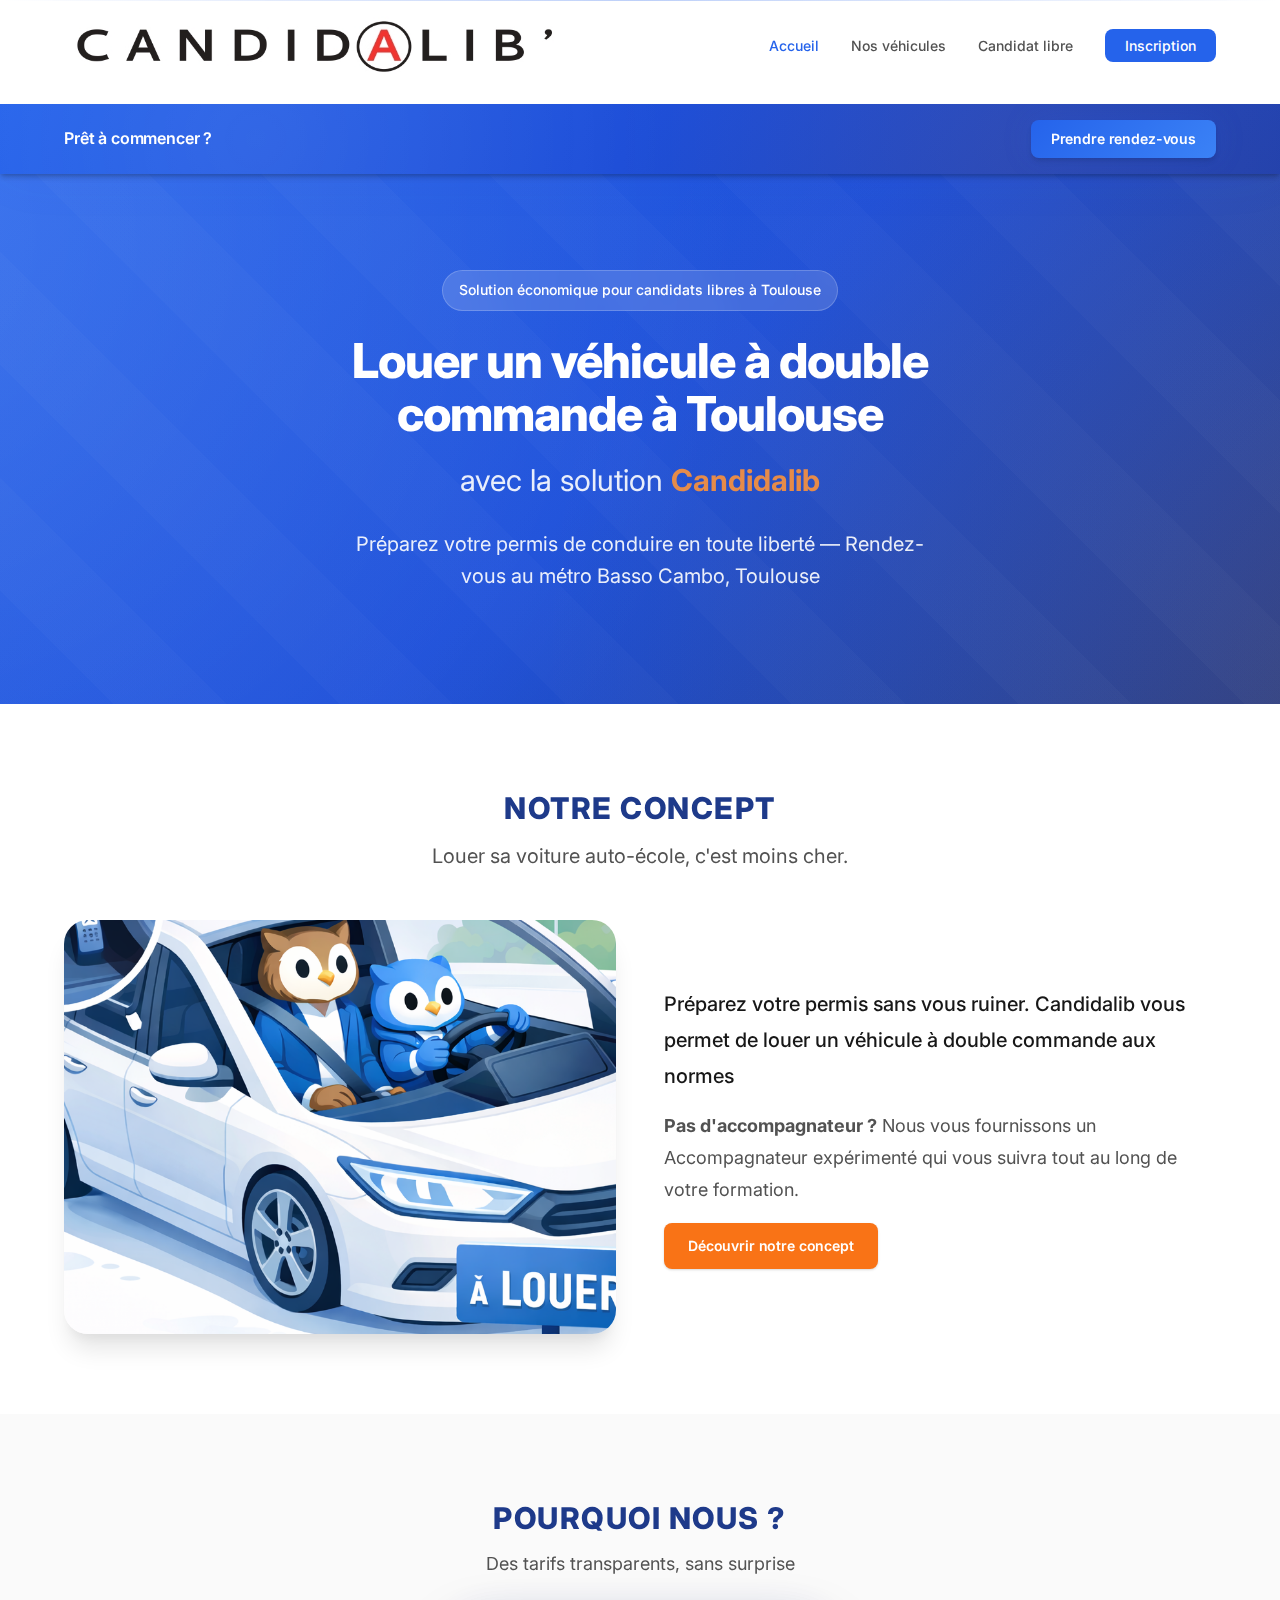
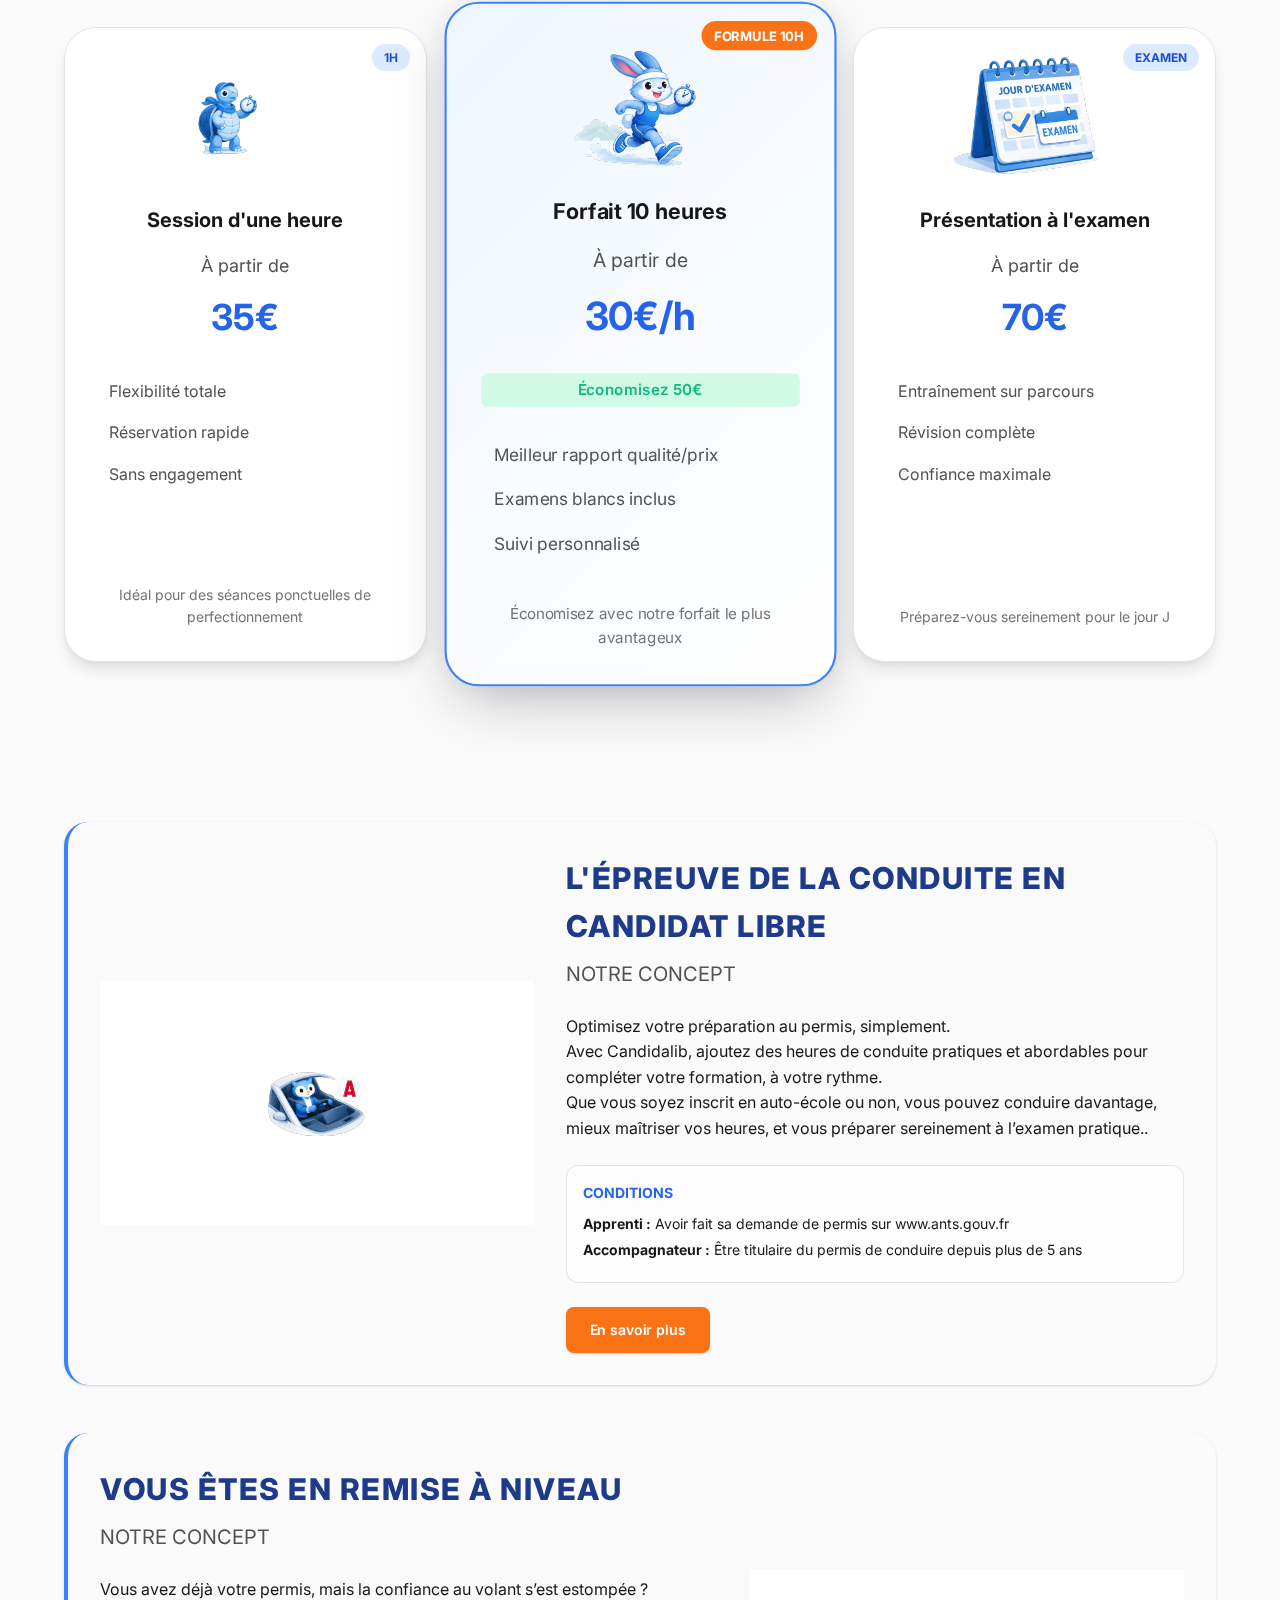
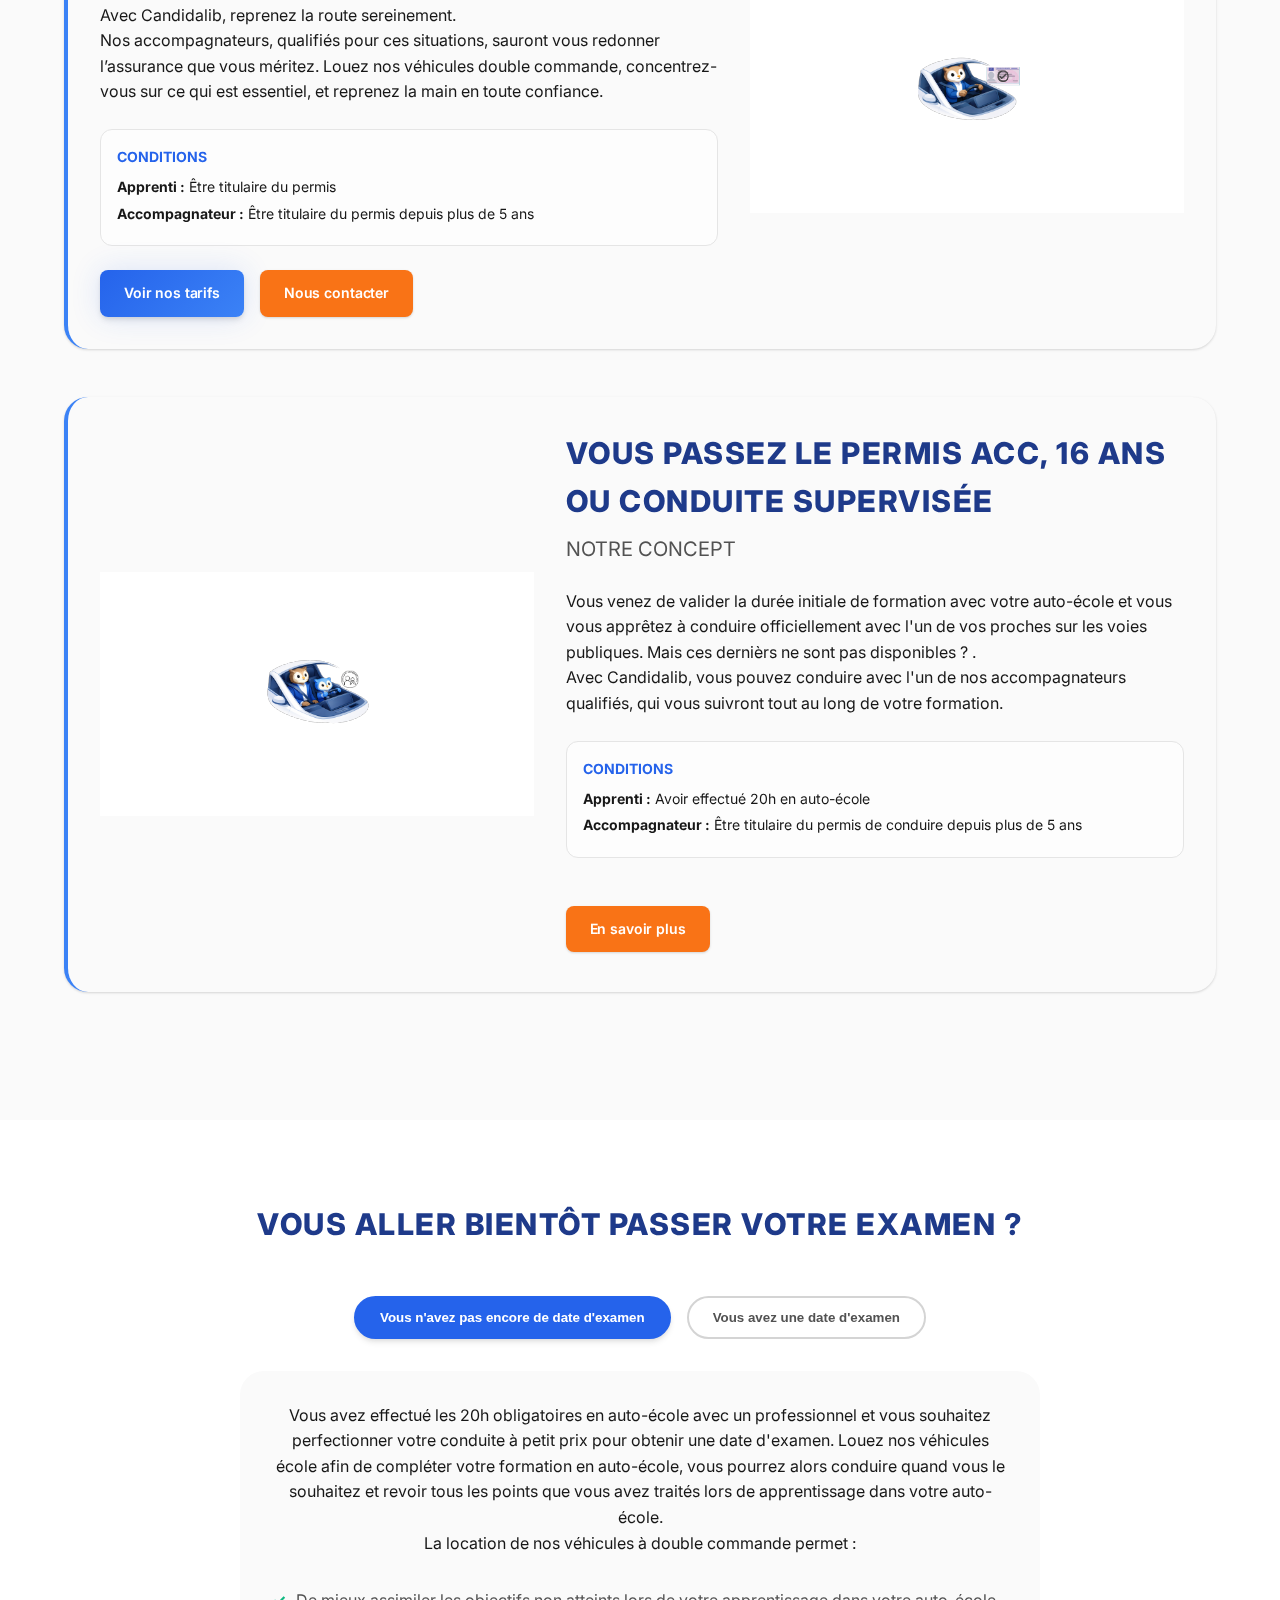
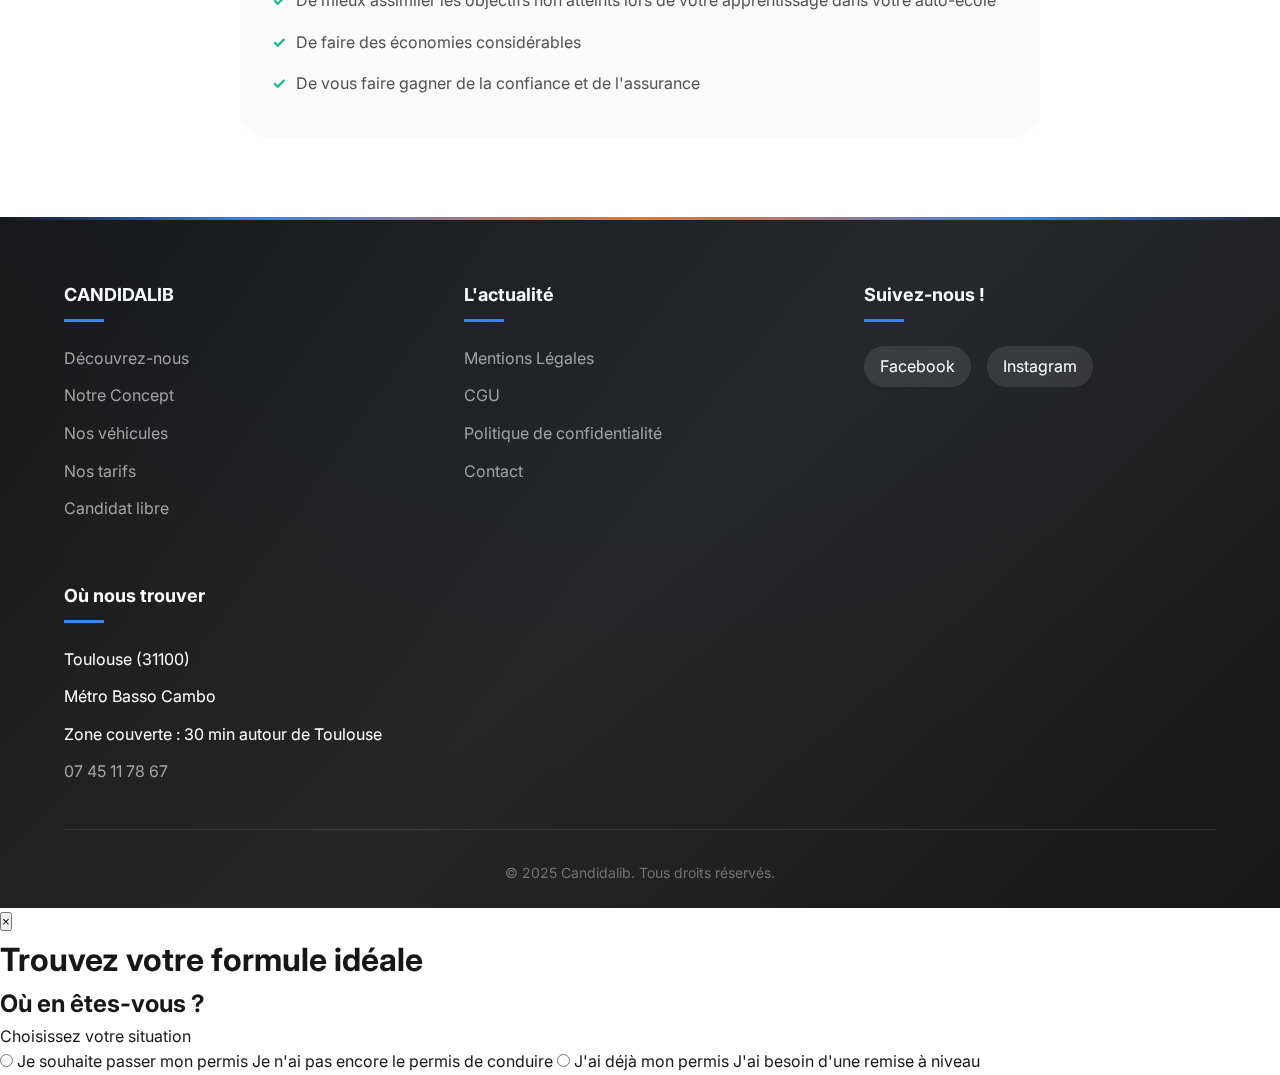
<file: index.html>
<!DOCTYPE html>
<html lang="fr">
<head>
    <meta charset="UTF-8">
    <meta name="viewport" content="width=device-width, initial-scale=1.0">
    <meta name="google-site-verification" content="WJRMDP-CoMcan5D7V_NZfLp5yNdtOJgdpbAdNCVMHDE">
    <title>Candidalib Toulouse - Location véhicule double commande candidat libre</title>
    <meta name="description" content="Candidalib à Toulouse : louez un véhicule à double commande pour passer votre permis en candidat libre. Rendez-vous au métro Basso Cambo. 35€/h ou 300€ pour 10h.">
    <link rel="canonical" href="https://candidalib.fr/">
    <meta property="og:title" content="Candidalib Toulouse - Location véhicule double commande candidat libre">
    <meta property="og:description" content="Candidalib à Toulouse : louez un véhicule à double commande pour passer votre permis en candidat libre. Rendez-vous au métro Basso Cambo. 35€/h ou 300€ pour 10h.">
    <meta property="og:url" content="https://candidalib.fr/">
    <meta property="og:type" content="website">
    <meta property="og:locale" content="fr_FR">
    <script type="application/ld+json">
    {
      "@context": "https://schema.org",
      "@type": "LocalBusiness",
      "name": "Candidalib",
      "description": "Location de véhicule à double commande pour candidats libres au permis de conduire à Toulouse et agglomération.",
      "url": "https://candidalib.fr",
      "telephone": "+33745117867",
      "address": {
        "@type": "PostalAddress",
        "addressLocality": "Toulouse",
        "postalCode": "31100",
        "addressCountry": "FR"
      },
      "geo": {
        "@type": "GeoCoordinates",
        "latitude": 43.5731,
        "longitude": 1.3988
      },
      "areaServed": [
        {"@type": "City", "name": "Toulouse"},
        {"@type": "City", "name": "Colomiers"},
        {"@type": "City", "name": "Blagnac"},
        {"@type": "City", "name": "Tournefeuille"},
        {"@type": "City", "name": "Ramonville-Saint-Agne"},
        {"@type": "City", "name": "Castanet-Tolosan"}
      ],
      "openingHoursSpecification": [
        {
          "@type": "OpeningHoursSpecification",
          "dayOfWeek": ["Monday","Tuesday","Wednesday","Thursday","Friday"],
          "opens": "09:00",
          "closes": "19:00"
        },
        {
          "@type": "OpeningHoursSpecification",
          "dayOfWeek": ["Saturday"],
          "opens": "09:00",
          "closes": "18:00"
        }
      ],
      "priceRange": "€€"
    }
    </script>
    <link rel="preconnect" href="https://fonts.googleapis.com">
    <link rel="preconnect" href="https://fonts.gstatic.com" crossorigin>
    <link href="https://fonts.googleapis.com/css2?family=Inter:wght@400;500;600;700;800&display=swap" rel="stylesheet">
    <link rel="stylesheet" href="styles.css">
</head>
<body>
    <!-- Header -->
    <header class="header">
        <nav class="navbar">
            <div class="container">
                <div class="nav-brand">
                    <a href="index.html" class="logo">
                        <img src="assets/logocandi.jpg" alt="Candidalib" class="logo-img">
                    </a>
                </div>
                <ul class="nav-menu">
                    <li><a href="index.html" class="nav-link active">Accueil</a></li>
                    <li><a href="vehicules.html" class="nav-link">Nos véhicules</a></li>
                    <li><a href="candidat-libre.html" class="nav-link">Candidat libre</a></li>
                    <li><a href="tunnel.html" class="nav-link btn-nav">Inscription</a></li>
                </ul>
                <button class="menu-toggle" aria-label="Menu">
                    <span></span>
                    <span></span>
                    <span></span>
                </button>
            </div>
        </nav>
        <!-- Floating CTA Bar -->
        <div class="floating-cta" id="floatingCta">
            <div class="container">
                <div class="floating-cta-content">
                    <span class="floating-cta-text">Prêt à commencer ?</span>
                    <a href="contact.html" class="btn btn-primary">Prendre rendez-vous</a>
                </div>
            </div>
        </div>
    </header>

    <!-- Hero Section -->
    <section class="hero">
        <div class="container">
            <div class="hero-content">
                <div class="hero-badge"><span class="icon-sparkle"></span> Solution économique pour candidats libres à Toulouse</div>
                <h1 class="hero-title">Louer un véhicule à double commande à Toulouse</h1>
                <h2 class="hero-subtitle">avec la solution <span class="highlight">Candidalib</span></h2>
                <p class="hero-description">Préparez votre permis de conduire en toute liberté — Rendez-vous au métro Basso Cambo, Toulouse</p>
            </div>
        </div>
    </section>

    <!-- Notre Concept -->
    <section class="concept-section">
        <div class="container">
            <div class="section-header">
                <h2 class="section-title">NOTRE CONCEPT</h2>
                <h3 class="section-subtitle">Louer sa voiture auto-école, c'est moins cher.</h3>
            </div>
            <div class="concept-content">
                <div class="concept-image">
                    <img src="assets/concept-image.svg" alt="Véhicule à double commande pour apprentissage de la conduite">
                </div>
                <div class="concept-text">
                    <p>Préparez votre permis sans vous ruiner. Candidalib vous permet de louer un véhicule à double commande aux normes
                    
                    </p>
                    <p><strong>Pas d'accompagnateur ?</strong> Nous vous fournissons un Accompagnateur expérimenté qui vous suivra tout au long de votre formation.</p>
                    <a href="candidat-libre.html" class="btn btn-secondary">Découvrir notre concept</a>
                </div>
            </div>
        </div>
    </section>


    <!-- Pourquoi Nous -->
    <section class="why-section" id="tarifs">
        <div class="container">
            <div class="section-header">
                <h2 class="section-title">Pourquoi nous ?</h2>
                <p class="section-intro">Des tarifs transparents, sans surprise</p>
            </div>
            <div class="pricing-cards">
                <div class="pricing-card clickable-card" onclick="window.location.href='contact.html'">
                    <div class="card-badge">1H</div>
                    <div class="card-icon"><img src="assets/logo-tortue.svg" alt="Tortue" style="width: 155%; height: 155%; object-fit: contain; transform: translateX(-2%) translateY(1%);"></div>
                    <h3 class="card-title">Session d'une heure</h3>
                    <p class="card-price">À partir de <strong>35€</strong></p>
                    <ul class="card-features">
                        <li><span class="icon-check"></span> Flexibilité totale</li>
                        <li><span class="icon-check"></span> Réservation rapide</li>
                        <li><span class="icon-check"></span> Sans engagement</li>
                    </ul>
                    <p class="card-description">Idéal pour des séances ponctuelles de perfectionnement</p>
                </div>
                <div class="pricing-card featured clickable-card" onclick="window.location.href='contact.html'">
                    <div class="card-badge">Formule 10H</div>
                    <div class="card-icon"><img src="assets/logo-lievre.svg" alt="Lièvre" style="width: 217%; height: 217%; object-fit: contain; transform: translateX(3%);"></div>
                    <h3 class="card-title">Forfait 10 heures</h3>
                    <p class="card-price">À partir de <strong>30€/h</strong></p>
                    <div class="card-savings">Économisez 50€</div>
                    <ul class="card-features">
                        <li><span class="icon-check"></span> Meilleur rapport qualité/prix</li>
                        <li><span class="icon-check"></span> Examens blancs inclus</li>
                        <li><span class="icon-check"></span> Suivi personnalisé</li>
                    </ul>
                    <p class="card-description">Économisez avec notre forfait le plus avantageux</p>
                </div>
                <div class="pricing-card clickable-card" onclick="window.location.href='contact.html'">
                    <div class="card-badge">EXAMEN</div>
                    <div class="card-icon"><img src="assets/logo-examen.svg" alt="Examen" style="width: 150%; height: 150%; object-fit: contain;"></div>
                    <h3 class="card-title">Présentation à l'examen</h3>
                    <p class="card-price">À partir de <strong>70€</strong></p>
                    <ul class="card-features">
                        <li><span class="icon-check"></span> Entraînement sur parcours</li>
                        <li><span class="icon-check"></span> Révision complète</li>
                        <li><span class="icon-check"></span> Confiance maximale</li>
                    </ul>
                    <p class="card-description">Préparez-vous sereinement pour le jour J</p>
                </div>
            </div>
        </div>
    </section>

    <!-- Concepts détaillés -->
    <section class="concepts-detailed">
        <div class="container">
            <!-- Candidat libre -->
            <div class="concept-block">
                <div class="concept-illustration">
                    <img src="assets/mascotte-jeune.svg" alt="Illustration candidat libre jeune">
                </div>
                <div class="concept-details">
                    <div class="concept-block-header">
                        <h2 class="section-title">L'épreuve de la conduite en candidat libre</h2>
                        <h3 class="section-subtitle">NOTRE CONCEPT</h3>
                    </div>
                    <div class="concept-block-content">
                        <p>Optimisez votre préparation au permis, simplement.</p>
                            Avec Candidalib, ajoutez des heures de conduite </strong>pratiques</strong> et </strong>abordables</strong> pour compléter votre formation, à votre rythme.</p>
                            Que vous soyez inscrit en auto-école </strong>ou non</strong>, vous pouvez conduire davantage, mieux maîtriser vos heures, et vous préparer sereinement à l’examen pratique..</p>
                        <div class="conditions-box">
                            <h4>CONDITIONS</h4>
                            <p><strong>Apprenti :</strong> Avoir fait sa demande de permis sur www.ants.gouv.fr</p>
                            <p><strong>Accompagnateur :</strong> Être titulaire du permis de conduire depuis plus de 5 ans</p>
                        </div>
                        <a href="contact.html" class="btn btn-secondary">En savoir plus</a>
                    </div>
                </div>
            </div>

            <!-- Remise à niveau -->
            <div class="concept-block reverse" id="remise-niveau">
                <div class="concept-illustration">
                    <img src="assets/mascotte-adulte.svg" alt="Illustration remise à niveau adulte">
                </div>
                <div class="concept-details">
                    <div class="concept-block-header">
                        <h2 class="section-title">Vous êtes en remise à niveau</h2>
                        <h3 class="section-subtitle">NOTRE CONCEPT</h3>
                    </div>
                    <div class="concept-block-content">
                        <p>Vous avez déjà votre permis, mais la confiance au volant s’est estompée ?</p>
                         <p>Avec Candidalib, reprenez la route sereinement.</p>
                          <p>Nos accompagnateurs, qualifiés pour ces situations, sauront vous redonner l’assurance que vous méritez. Louez nos véhicules double commande, concentrez-vous sur ce qui est essentiel, et reprenez la main en toute confiance.</p>
                        <div class="conditions-box">
                            <h4>CONDITIONS</h4>
                            <p><strong>Apprenti :</strong> Être titulaire du permis</p>
                            <p><strong>Accompagnateur :</strong> Être titulaire du permis depuis plus de 5 ans</p>
                        </div>
                        <div style="display: flex; gap: var(--space-4); margin-top: var(--space-6); flex-wrap: wrap;">
                            <a href="#tarifs" onclick="document.querySelector('.pricing-card:nth-child(2)').classList.add('featured'); document.querySelector('#tarifs').scrollIntoView({behavior: 'smooth'});" class="btn btn-primary">Voir nos tarifs</a>
                            <a href="contact.html" class="btn btn-secondary">Nous contacter</a>
                        </div>
                    </div>
                </div>
            </div>

            <!-- Conduite supervisée -->
            <div class="concept-block" id="conduite-accompagnee">
                <div class="concept-illustration">
                    <img src="assets/mascotte-supervisee.svg" alt="Illustration conduite supervisée">
                </div>
                <div class="concept-details">
                    <div class="concept-block-header">
                        <h2 class="section-title">Vous passez le permis ACC, 16 ans ou conduite supervisée</h2>
                        <h3 class="section-subtitle">NOTRE CONCEPT</h3>
                    </div>
                    <div class="concept-block-content">
                        <p>Vous venez de valider la durée initiale de formation avec votre auto-école et vous vous apprêtez à conduire officiellement avec l'un de vos proches sur les voies publiques. Mais ces dernièrs ne sont pas disponibles ? .</p>
                        <p>Avec Candidalib, vous pouvez conduire avec l'un de nos accompagnateurs qualifiés, qui vous suivront tout au long de votre formation.</p>
                        <div class="conditions-box">
                            <h4>CONDITIONS</h4>
                            <p><strong>Apprenti :</strong> Avoir effectué 20h en auto-école</p>
                            <p><strong>Accompagnateur :</strong> Être titulaire du permis de conduire depuis plus de 5 ans</p>
                        </div>
                        <a href="contact.html" class="btn btn-secondary" style="margin-top: var(--space-6); display: inline-block;">En savoir plus</a>
                    </div>
                </div>
            </div>
        </div>
    </section>

    <!-- Section Examen -->
    <section class="exam-section">
        <div class="container">
            <div class="section-header">
                <h2 class="section-title">vous aller bientôt passer votre examen ?</h2>
            </div>
            <div class="exam-tabs">
                <button class="exam-tab active" data-tab="no-date">Vous n'avez pas encore de date d'examen</button>
                <button class="exam-tab" data-tab="has-date">Vous avez une date d'examen</button>
            </div>
            <div class="exam-content">
                <div class="exam-panel active" id="no-date">
                    <p>Vous avez effectué les 20h obligatoires en auto-école avec un professionnel et vous souhaitez perfectionner votre conduite à petit prix pour obtenir une date d'examen. Louez nos véhicules école afin de compléter votre formation en auto-école, vous pourrez alors conduire quand vous le souhaitez et revoir tous les points que vous avez traités lors de apprentissage dans votre auto-école.</p>
                    <p>La location de nos véhicules à double commande permet :</p>
                    <ul class="benefits-list">
                        <li>De mieux assimiler les objectifs non atteints lors de votre apprentissage dans votre auto-école</li>
                        <li>De faire des économies considérables</li>
                        <li>De vous faire gagner de la confiance et de l'assurance</li>
                    </ul>
                </div>
                <div class="exam-panel" id="has-date">
                    <p>Louez nos véhicules auto-école afin de vous entraîner à toute heure à moindre coût. Vous pourrez vous entraîner sur votre lieu d'examen tout en étant accompagné de la personne de votre choix. Le parcours de votre examen n'aura plus aucun secret pour vous le jour J.</p>
                    <p>La solution Candidalib permet :</p>
                    <ul class="benefits-list">
                        <li>De réduire le coût excessif des heures supplémentaires de votre auto-école</li>
                        <li>De faire des économies</li>
                        <li>De renforcer votre apprentissage</li>
                        <li>D'augmenter la durée de conduite sur votre lieu d'examen</li>
                        <li>D'augmenter votre confiance</li>
                    </ul>
                </div>
            </div>
        </div>
    </section>

    <!-- Footer -->
    <footer class="footer">
        <div class="container">
            <div class="footer-content">
                <div class="footer-section">
                    <h3 class="footer-title">CANDIDALIB</h3>
                    <ul class="footer-links">
                        <li><a href="index.html">Découvrez-nous</a></li>
                        <li><a href="index.html">Notre Concept</a></li>
                        <li><a href="vehicules.html">Nos véhicules</a></li>
                        <li><a href="index.html">Nos tarifs</a></li>
                        <li><a href="candidat-libre.html">Candidat libre</a></li>
                    </ul>
                </div>
                <div class="footer-section">
                    <h3 class="footer-title">L'actualité</h3>
                    <ul class="footer-links">
                        <li><a href="mentions-legales.html">Mentions Légales</a></li>
                        <li><a href="cgu.html">CGU</a></li>
                        <li><a href="confidentialite.html">Politique de confidentialité</a></li>
                        <li><a href="contact.html">Contact</a></li>
                    </ul>
                </div>
                <div class="footer-section">
                    <h3 class="footer-title">Suivez-nous !</h3>
                    <div class="social-links">
                        <a href="#" aria-label="Facebook">Facebook</a>
                        <a href="#" aria-label="Instagram">Instagram</a>
                    </div>
                </div>
                <div class="footer-section">
                    <h3 class="footer-title">Où nous trouver</h3>
                    <ul class="footer-links">
                        <li>Toulouse (31100)</li>
                        <li>Métro Basso Cambo</li>
                        <li>Zone couverte : 30 min autour de Toulouse</li>
                        <li><a href="tel:0745117867">07 45 11 78 67</a></li>
                    </ul>
                </div>
            </div>
            <div class="footer-bottom">
                <p>&copy; 2025 Candidalib. Tous droits réservés.</p>
            </div>
        </div>
    </footer>

    <script>
        // Fonction pour gérer les redirections du tunnel
        window.addEventListener('DOMContentLoaded', function() {
            // Gérer la mise en avant des cartes selon les paramètres URL
            const urlParams = new URLSearchParams(window.location.search);
            const highlight = urlParams.get('highlight');
            
            if (highlight) {
                // Retirer la classe featured de toutes les cartes
                document.querySelectorAll('.pricing-card').forEach(card => {
                    card.classList.remove('featured');
                });
                
                // Ajouter la classe featured à la bonne carte
                const pricingCards = document.querySelectorAll('.pricing-card');
                if (highlight === 'session' && pricingCards[0]) {
                    pricingCards[0].classList.add('featured');
                } else if (highlight === 'forfait10h' && pricingCards[1]) {
                    pricingCards[1].classList.add('featured');
                } else if (highlight === 'examen' && pricingCards[2]) {
                    pricingCards[2].classList.add('featured');
                }
            }
            
            // Gérer le scroll vers les sections spécifiques
            const hash = window.location.hash;
            if (hash) {
                setTimeout(() => {
                    const targetId = hash.substring(1);
                    let targetElement = null;
                    
                    if (targetId === 'tarifs') {
                        targetElement = document.querySelector('#tarifs');
                    } else if (targetId === 'conduite-accompagnee') {
                        targetElement = document.querySelector('#conduite-accompagnee');
                    } else if (targetId === 'remise-niveau') {
                        targetElement = document.querySelector('#remise-niveau');
                    }
                    
                    if (targetElement) {
                        // Scroll avec un offset pour le header fixe
                        const yOffset = -100; 
                        const y = targetElement.getBoundingClientRect().top + window.pageYOffset + yOffset;
                        window.scrollTo({ top: y, behavior: 'smooth' });
                    }
                }, 300);
            }
        });
    </script>

    <!-- Tunnel Modal Pop-up -->
    <div id="tunnel-modal" class="tunnel-modal">
        <div class="tunnel-modal-overlay"></div>
        <div class="tunnel-modal-content">
            <button class="tunnel-modal-close" id="close-tunnel">&times;</button>
            
            <div class="tunnel-card-modal">
                <div class="tunnel-header">
                    <h1>Trouvez votre formule idéale</h1>
                </div>

                <!-- Step Indicator -->
                <div class="step-indicator">
                    <div class="step-dot active" data-step-dot="0"></div>
                    <div class="step-dot" data-step-dot="1"></div>
                    <div class="step-dot" data-step-dot="2"></div>
                </div>

                <!-- Form -->
                <form id="tunnel-form-modal">
                    <!-- ÉTAPE 0 : Situation de base -->
                    <div class="tunnel-step active" data-step="0">
                        <h2 class="step-question">Où en êtes-vous ?</h2>
                        <p class="step-description">Choisissez votre situation</p>
                        
                        <div class="options-grid">
                            <label class="option-card">
                                <input type="radio" name="base" value="passer" required>
                                <span class="option-title">Je souhaite passer mon permis</span>
                                <span class="option-description">Je n'ai pas encore le permis de conduire</span>
                            </label>
                            
                            <label class="option-card">
                                <input type="radio" name="base" value="ai-permis" required>
                                <span class="option-title">J'ai déjà mon permis</span>
                                <span class="option-description">J'ai besoin d'une remise à niveau</span>
                            </label>
                        </div>
                    </div>

                    <!-- Étapes dynamiques générées par JavaScript -->
                    <div id="dynamic-steps-modal"></div>
                </form>

                <!-- Navigation -->
                <div class="tunnel-navigation">
                    <button type="button" id="btn-prev-modal" class="btn-tunnel btn-tunnel-secondary" style="display: none;">
                        ← Précédent
                    </button>
                    <div style="flex: 1;"></div>
                </div>
            </div>
        </div>
    </div>

    <script>
        // ==========================================
        // TUNNEL MODAL - GESTION
        // ==========================================
        const tunnelModal = document.getElementById('tunnel-modal');
        const closeTunnelBtn = document.getElementById('close-tunnel');
        const modalOverlay = document.querySelector('.tunnel-modal-overlay');

        // Ouvrir la modale
        function openTunnelModal() {
            tunnelModal.classList.add('active');
            document.body.style.overflow = 'hidden';
        }

        // Fermer la modale
        function closeTunnelModal() {
            tunnelModal.classList.remove('active');
            document.body.style.overflow = '';
            // Marquer que la modale a été fermée pour cette session
            sessionStorage.setItem('tunnelClosed', 'true');
        }

        // Ouvrir automatiquement au chargement de la page
        window.addEventListener('DOMContentLoaded', function() {
            // Ne pas ouvrir si la modale a déjà été fermée dans cette session
            // OU s'il y a un hash/query dans l'URL (redirection du tunnel)
            const wasClosed = sessionStorage.getItem('tunnelClosed');
            const hasUrlParams = window.location.hash || window.location.search;
            
            if (!wasClosed && !hasUrlParams) {
                openTunnelModal();
            }
        });

        // Fermer avec le bouton X
        closeTunnelBtn.addEventListener('click', closeTunnelModal);

        // Fermer en cliquant sur l'overlay
        modalOverlay.addEventListener('click', closeTunnelModal);

        // Modifier tous les boutons "Prendre rendez-vous" pour ouvrir la modale
        document.querySelectorAll('a[href="tunnel.html"], a[href*="tunnel.html"]').forEach(link => {
            link.addEventListener('click', function(e) {
                e.preventDefault();
                openTunnelModal();
            });
        });

        // ==========================================
        // TUNNEL LOGIC - ARBRE DE DÉCISION
        // ==========================================
        const formModal = document.getElementById('tunnel-form-modal');
        const dynamicStepsModal = document.getElementById('dynamic-steps-modal');
        const btnPrevModal = document.getElementById('btn-prev-modal');
        let currentStepIndexModal = 0;
        let userChoicesModal = {};
        let stepsHistoryModal = [];

        // Arbre de décision complet
        const flowTreeModal = {
            'passer': {
                question: "Quelle est votre situation actuelle ?",
                description: "Précisez votre parcours",
                options: [
                    { value: 'ai-auto-ecole', title: "J'ai déjà une auto-école", description: "Je suis inscrit dans une auto-école" },
                    { value: 'pas-auto-ecole', title: "Non, je n'ai pas d'auto-école", description: "Je souhaite me former autrement" },
                    { value: 'conduite-accompagnee', title: "Je suis en conduite accompagnée/supervisée sans accompagnateur", description: "J'ai besoin d'un accompagnateur équipé" }
                ],
                next: (choice) => {
                    if (choice === 'ai-auto-ecole') return 'auto-ecole-action';
                    if (choice === 'pas-auto-ecole') return 'pas-auto-ecole-detail';
                    if (choice === 'conduite-accompagnee') return 'REDIRECT:index.html#conduite-accompagnee';
                }
            },
            'auto-ecole-action': {
                question: "Que souhaitez-vous faire ?",
                description: "Choisissez votre besoin",
                options: [
                    { value: 'heures-supp', title: "Je souhaite faire des heures supplémentaires", description: "Complément à ma formation actuelle" },
                    { value: 'transfert', title: "Je souhaite transférer mon dossier", description: "Changer d'établissement" }
                ],
                next: (choice) => {
                    if (choice === 'heures-supp') return 'heures-deja-faites';
                    if (choice === 'transfert') return 'REDIRECT:candidat-libre.html?action=transfert';
                }
            },
            'heures-deja-faites': {
                question: "Combien d'heures avez-vous déjà effectuées ?",
                description: "Pour mieux vous orienter",
                options: [
                    { value: 'moins-20', title: "Moins de 20 heures", description: "Début de formation" },
                    { value: 'plus-20', title: "Plus de 20 heures", description: "Formation avancée" }
                ],
                next: () => 'heures-besoin'
            },
            'heures-besoin': {
                question: "Combien d'heures pensez-vous avoir besoin ?",
                description: "Choisissez votre formule",
                options: [
                    { value: '1-5', title: "Entre 1 et 5 heures", description: "Quelques sessions de perfectionnement" },
                    { value: '5-10', title: "Entre 5 et 10 heures", description: "Programme de préparation" },
                    { value: 'plus-10', title: "Plus de 10 heures", description: "Formation complète" }
                ],
                next: (choice) => {
                    if (choice === '1-5') return 'REDIRECT:index.html?highlight=session#tarifs';
                    return 'REDIRECT:index.html?highlight=forfait10h#tarifs';
                }
            },
            'pas-auto-ecole-detail': {
                question: "Souhaitez-vous être accompagné ?",
                description: "Précisez votre besoin",
                options: [
                    { value: 'besoin-accompagnateur', title: "Oui, j'ai besoin d'un accompagnateur", description: "Je n'ai personne pour m'accompagner" },
                    { value: 'ai-accompagnateur', title: "Non, j'ai déjà un accompagnateur", description: "Une personne peut m'accompagner" }
                ],
                next: (choice) => {
                    if (choice === 'besoin-accompagnateur') return 'REDIRECT:contact.html';
                    return 'REDIRECT:candidat-libre.html?action=contact';
                }
            }
        };

        // Générer une étape dynamique
        function generateStepModal(stepKey) {
            const stepData = flowTreeModal[stepKey];
            if (!stepData) return;

            const stepHTML = `
                <div class="tunnel-step active" data-step-key="${stepKey}">
                    <h2 class="step-question">${stepData.question}</h2>
                    <p class="step-description">${stepData.description}</p>
                    <div class="options-grid">
                        ${stepData.options.map(opt => `
                            <label class="option-card">
                                <input type="radio" name="${stepKey}" value="${opt.value}" required>
                                <span class="option-title">${opt.title}</span>
                                <span class="option-description">${opt.description}</span>
                            </label>
                        `).join('')}
                    </div>
                </div>
            `;

            dynamicStepsModal.innerHTML = stepHTML;
            setupOptionListenersModal();
        }

        // Configurer les listeners pour les options
        function setupOptionListenersModal() {
            const dynamicInputs = dynamicStepsModal.querySelectorAll('input[type="radio"]');
            dynamicInputs.forEach(input => {
                input.addEventListener('change', () => {
                    document.querySelectorAll(`input[name="${input.name}"]`).forEach(i => {
                        i.closest('.option-card').classList.toggle('selected', i === input);
                    });
                    userChoicesModal[input.name] = input.value;
                    
                    setTimeout(() => {
                        goToNextStepModal();
                    }, 400);
                });
            });
        }

        // Naviguer vers la prochaine étape
        function goToNextStepModal() {
            const currentStep = document.querySelector('#dynamic-steps-modal .tunnel-step.active');
            if (!currentStep) return;
            
            const stepKey = currentStep.dataset.stepKey;
            const currentChoice = userChoicesModal[stepKey];
            const stepData = flowTreeModal[stepKey];
            const nextKey = stepData ? stepData.next(currentChoice) : null;
            
            // Gérer les redirections
            if (nextKey && nextKey.startsWith('REDIRECT:')) {
                const url = nextKey.replace('REDIRECT:', '');
                closeTunnelModal();
                window.location.href = url;
                return;
            }
            
            stepsHistoryModal.push(stepKey);
            currentStep.classList.remove('active');
            
            if (nextKey) {
                generateStepModal(nextKey);
                currentStepIndexModal++;
                updateStepIndicatorsModal();
                updatePrevButtonModal();
            }
        }

        // Retour en arrière
        function goToPreviousStepModal() {
            if (stepsHistoryModal.length === 0) {
                const allSteps = Array.from(document.querySelectorAll('.tunnel-step'));
                allSteps.forEach(s => s.classList.remove('active'));
                allSteps[0].classList.add('active');
                currentStepIndexModal = 0;
                dynamicStepsModal.innerHTML = '';
            } else {
                const previousKey = stepsHistoryModal.pop();
                const allSteps = Array.from(document.querySelectorAll('.tunnel-step'));
                allSteps.forEach(s => s.classList.remove('active'));
                
                if (stepsHistoryModal.length === 0) {
                    allSteps[0].classList.add('active');
                    currentStepIndexModal = 0;
                    dynamicStepsModal.innerHTML = '';
                } else {
                    generateStepModal(previousKey);
                    currentStepIndexModal--;
                }
            }
            updateStepIndicatorsModal();
            updatePrevButtonModal();
        }

        // Mettre à jour les indicateurs
        function updateStepIndicatorsModal() {
            const stepDots = Array.from(document.querySelectorAll('#tunnel-modal .step-dot'));
            stepDots.forEach((dot, index) => {
                dot.classList.remove('active', 'completed');
                if (index < currentStepIndexModal) {
                    dot.classList.add('completed');
                } else if (index === currentStepIndexModal) {
                    dot.classList.add('active');
                }
            });
        }

        // Mettre à jour le bouton précédent
        function updatePrevButtonModal() {
            btnPrevModal.style.display = currentStepIndexModal === 0 ? 'none' : 'block';
        }

        // Gérer le premier choix
        document.querySelectorAll('#tunnel-form-modal input[name="base"]').forEach(input => {
            input.addEventListener('change', () => {
                document.querySelectorAll('#tunnel-form-modal input[name="base"]').forEach(i => {
                    i.closest('.option-card').classList.toggle('selected', i === input);
                });
                userChoicesModal.base = input.value;
                
                setTimeout(() => {
                    const baseChoice = userChoicesModal.base;
                    if (baseChoice === 'ai-permis') {
                        closeTunnelModal();
                        window.location.href = 'index.html#remise-niveau';
                    } else if (baseChoice === 'passer') {
                        // Masquer la première étape
                        const firstStep = document.querySelector('#tunnel-form-modal .tunnel-step[data-step="0"]');
                        if (firstStep) {
                            firstStep.classList.remove('active');
                        }
                        
                        stepsHistoryModal.push('base');
                        generateStepModal('passer');
                        currentStepIndexModal++;
                        updateStepIndicatorsModal();
                        updatePrevButtonModal();
                    }
                }, 400);
            });
        });

        // Bouton précédent
        btnPrevModal.addEventListener('click', goToPreviousStepModal);
    </script>

    <script src="script.js"></script>
</body>
</html>
</file>
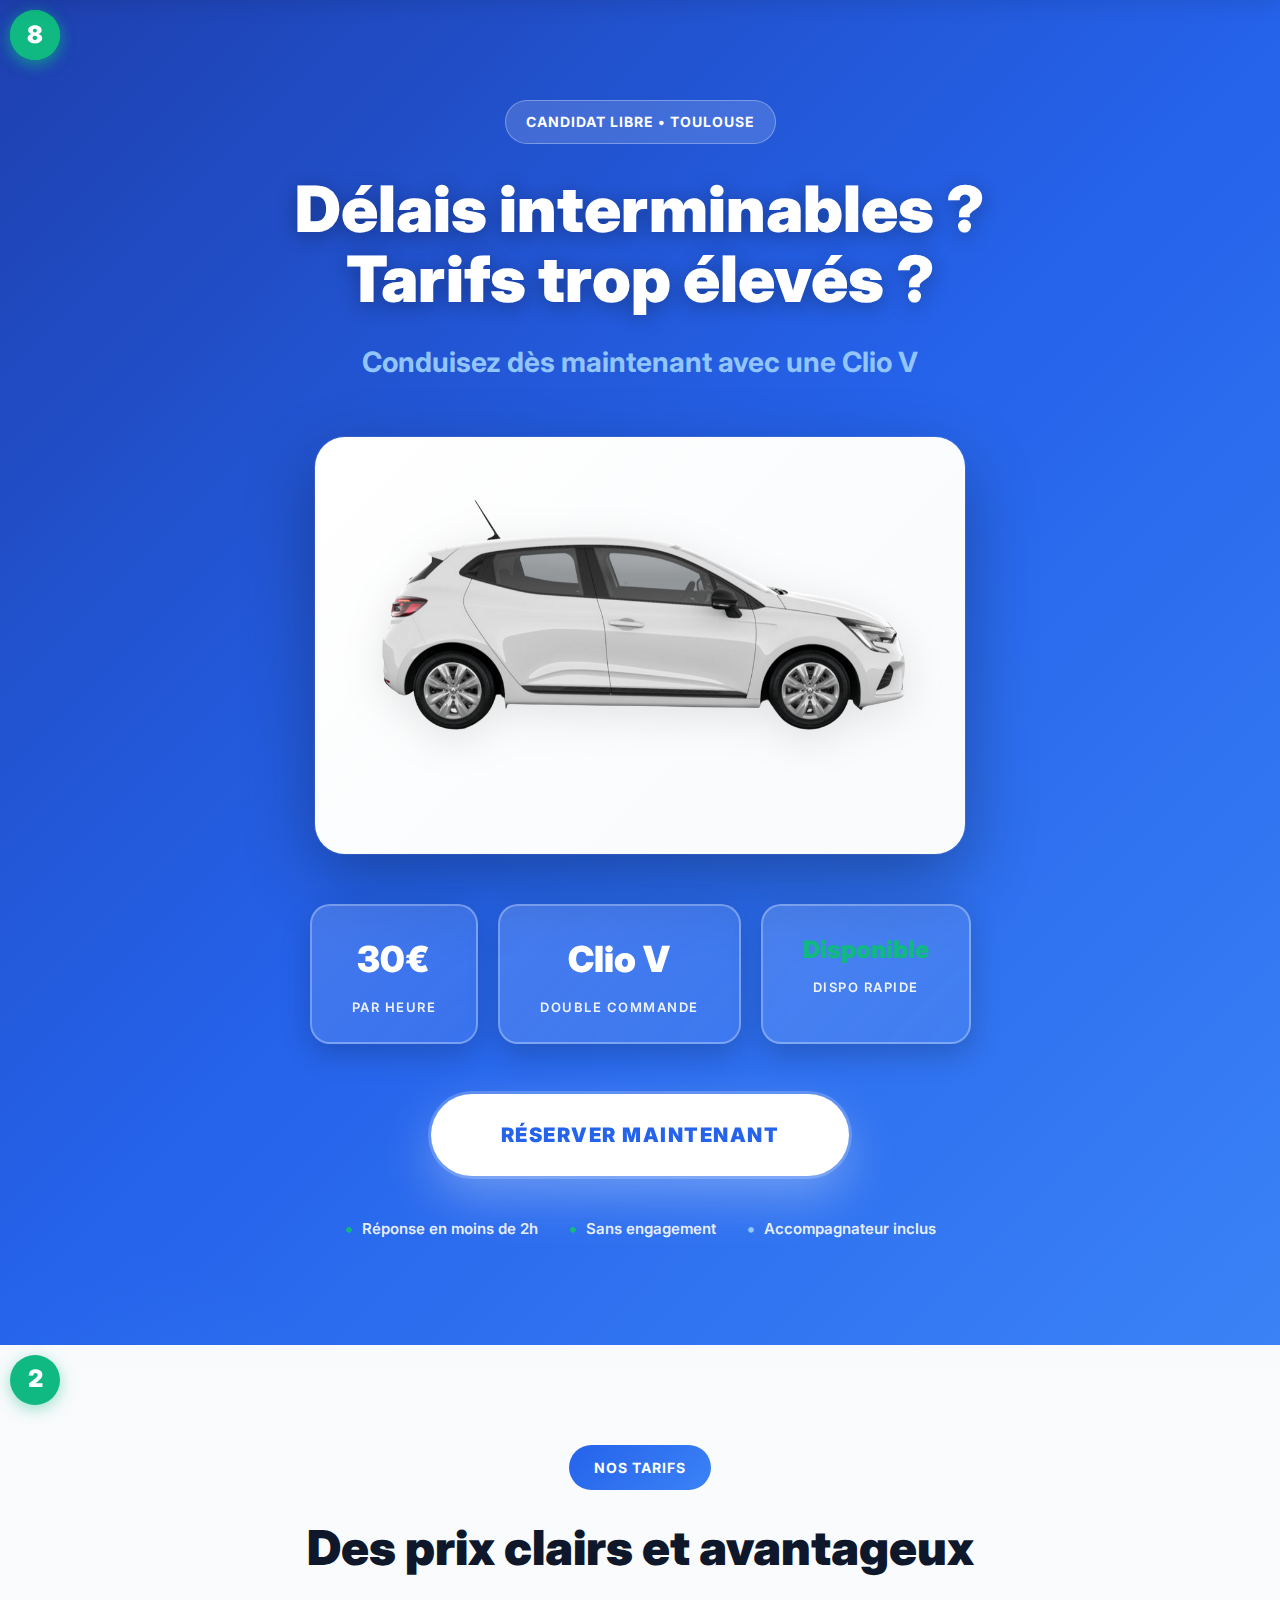
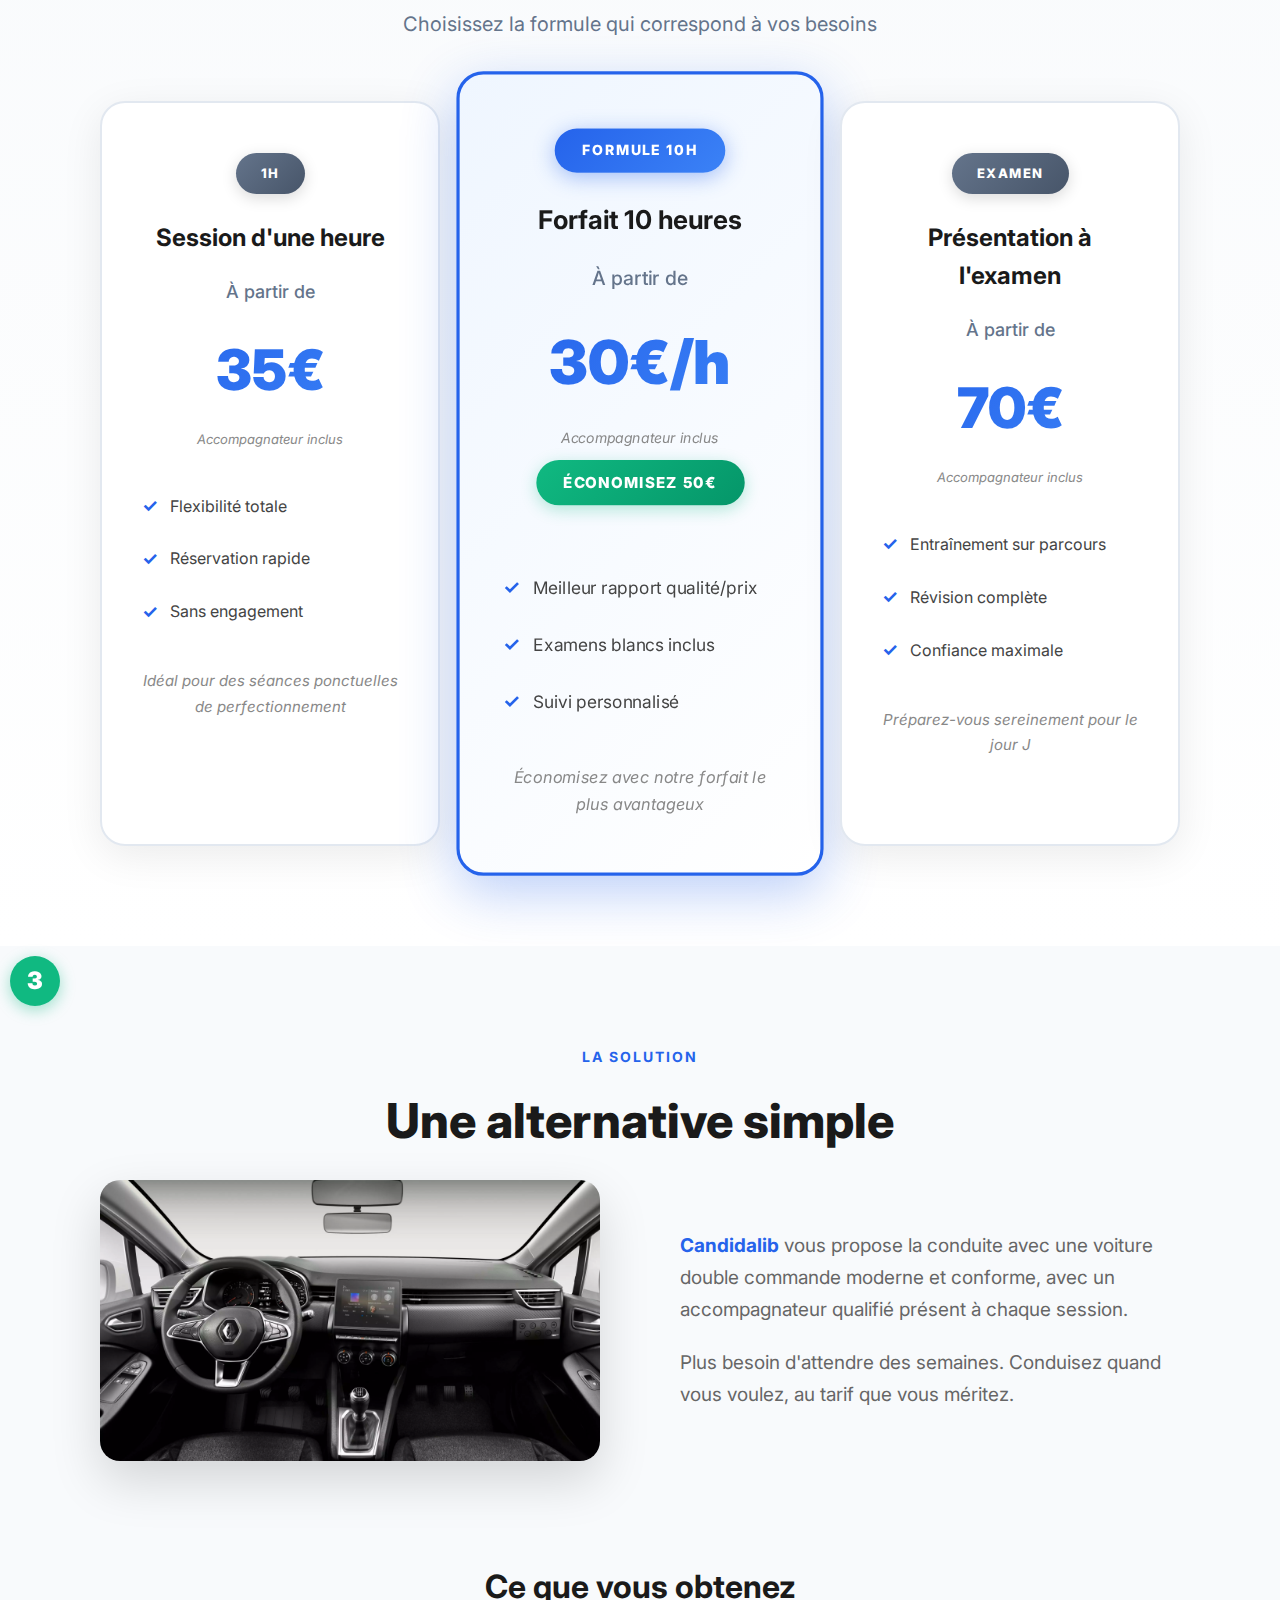
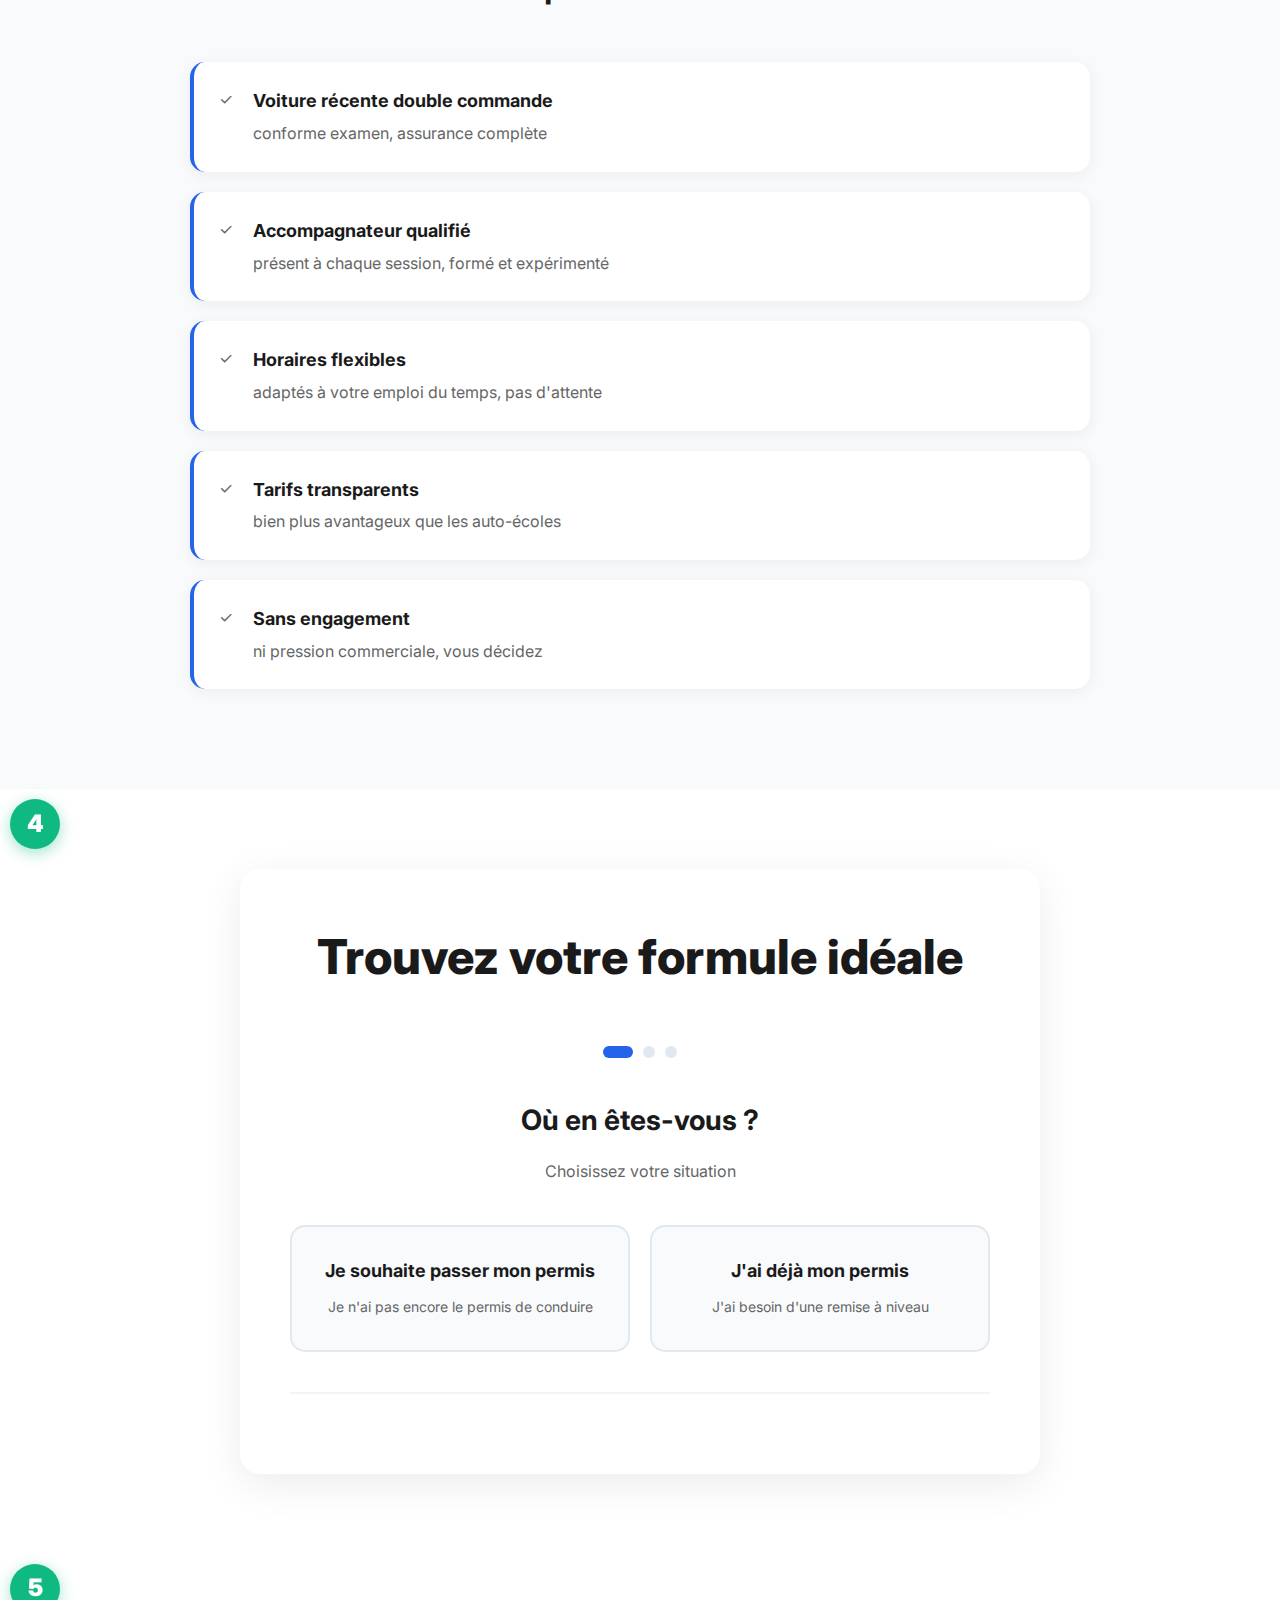
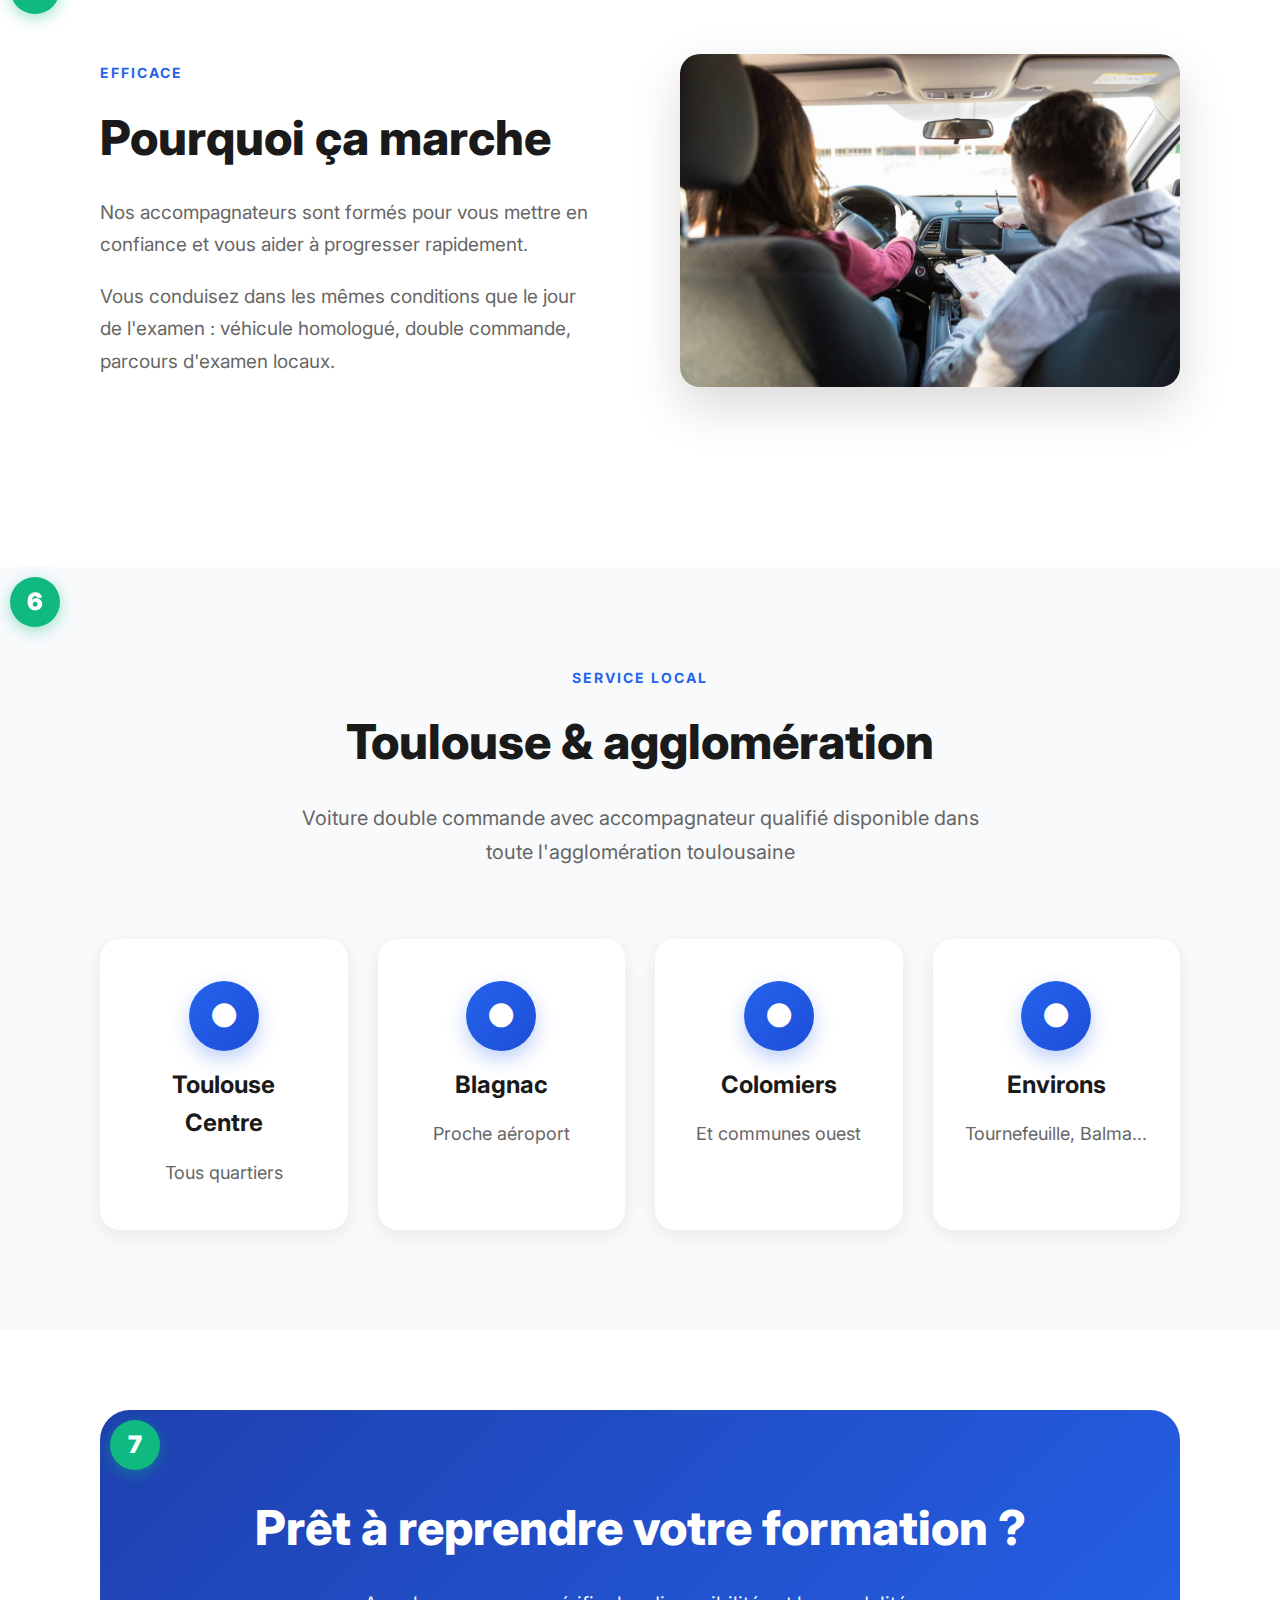
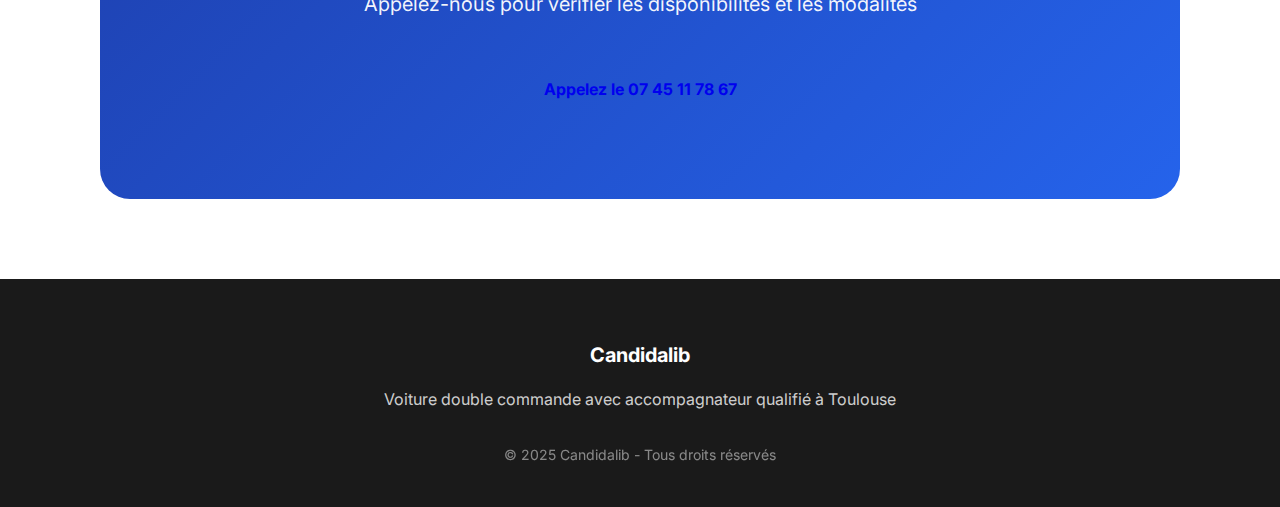
<file: candidat-libre-toulouse-pas-cher.html>
<!DOCTYPE html>
<html lang="fr">
<head>
  <meta charset="UTF-8">
  <meta name="viewport" content="width=device-width, initial-scale=1.0">
  <title>Voiture double commande à Toulouse – Candidat libre pas cher</title>
  <meta name="description" content="Auto-école complète ou trop chère ? Conduisez avec une voiture double commande à Toulouse avec accompagnateur qualifié pour passer le permis en candidat libre. Appelez-nous.">
  
  <link href="https://fonts.googleapis.com/css2?family=Inter:wght@400;500;600;700;800;900&display=swap" rel="stylesheet">
  
  <style>
    * {
      margin: 0;
      padding: 0;
      box-sizing: border-box;
    }
    
    html {
      scroll-behavior: smooth;
    }
    
    body {
      font-family: 'Inter', sans-serif;
      color: #1a1a1a;
      line-height: 1.6;
      background: #fff;
    }
    
    .container {
      max-width: 1140px;
      margin: 0 auto;
      padding: 0 30px;
    }
    
    /* HERO */
    .hero {
      background: linear-gradient(135deg, #1e40af 0%, #2563eb 50%, #3b82f6 100%);
      color: white;
      padding: 100px 0 100px;
      position: relative;
      overflow: hidden;
    }
    
    .hero::before {
      content: '';
      position: absolute;
      top: -50%;
      right: -20%;
      width: 600px;
      height: 600px;
      background: radial-gradient(circle, rgba(147,197,253,0.15), transparent 70%);
      border-radius: 50%;
      pointer-events: none;
      animation: pulse 4s ease-in-out infinite;
    }
    
    .hero::after {
      content: '';
      position: absolute;
      bottom: -30%;
      left: -10%;
      width: 500px;
      height: 500px;
      background: radial-gradient(circle, rgba(59,130,246,0.2), transparent 70%);
      border-radius: 50%;
      pointer-events: none;
    }
    
    @keyframes pulse {
      0%, 100% { transform: scale(1); opacity: 1; }
      50% { transform: scale(1.1); opacity: 0.8; }
    }
    
    @keyframes float {
      0%, 100% { transform: translateY(0px); }
      50% { transform: translateY(-15px); }
    }
    
    @keyframes fadeInUp {
      from {
        opacity: 0;
        transform: translateY(30px);
      }
      to {
        opacity: 1;
        transform: translateY(0);
      }
    }
    
    .hero .container {
      position: relative;
      z-index: 1;
    }
    
    .hero-content {
      text-align: left;
    }
    
    .badge {
      display: inline-block;
      background: rgba(255,255,255,0.2);
      backdrop-filter: blur(10px);
      padding: 8px 18px;
      border-radius: 50px;
      font-size: 12px;
      font-weight: 600;
      margin-bottom: 25px;
      text-transform: uppercase;
      letter-spacing: 1.5px;
    }
    
    h1 {
      font-size: 48px;
      font-weight: 900;
      line-height: 1.1;
      margin-bottom: 25px;
    }
    
    .subtitle {
      font-size: 18px;
      line-height: 1.6;
      margin-bottom: 35px;
      color: white;
    }
    
    .subtitle strong {
      color: white;
      font-weight: 700;
    }
    
    .hero-cta {
      display: flex;
      gap: 15px;
      flex-wrap: wrap;
    }
    
    .cta {
      display: inline-block;
      padding: 16px 32px;
      font-size: 16px;
      font-weight: 700;
      border-radius: 10px;
      text-decoration: none;
      transition: all 0.3s;
    }
    
    .cta-primary {
      background: #f59e0b;
      color: white;
      box-shadow: 0 8px 20px rgba(245,158,11,0.3);
    }
    
    .cta-primary:hover {
      background: #d97706;
      transform: translateY(-2px);
      box-shadow: 0 12px 30px rgba(245,158,11,0.4);
    }
    
    .cta-secondary {
      background: white;
      color: #1e40af;
      box-shadow: 0 8px 20px rgba(0,0,0,0.15);
    }
    
    .cta-secondary:hover {
      transform: translateY(-2px);
      box-shadow: 0 12px 30px rgba(0,0,0,0.2);
    }
    
    .hero-image-block {
      position: relative;
    }
    
    .hero-image-block img {
      width: 100%;
      border-radius: 20px;
      box-shadow: 0 20px 50px rgba(0,0,0,0.3);
    }
    
    .hero-badge-float {
      position: absolute;
      bottom: -20px;
      left: 50%;
      transform: translateX(-50%);
      display: flex;
      gap: 15px;
      width: 100%;
      justify-content: center;
    }
    
    .badge-item {
      background: white;
      padding: 15px 20px;
      border-radius: 12px;
      text-align: center;
      box-shadow: 0 10px 30px rgba(0,0,0,0.2);
    }
    
    .badge-item strong {
      display: block;
      font-size: 20px;
      font-weight: 900;
      color: #2563eb;
      margin-bottom: 3px;
    }
    
    .badge-item span {
      font-size: 12px;
      color: #666;
      text-transform: uppercase;
      letter-spacing: 1px;
      font-weight: 600;
    }
    
    
    /* SECTIONS */
    section {
      padding: 100px 0;
    }
    
    .section-label {
      text-align: center;
      color: #2563eb;
      font-weight: 700;
      font-size: 14px;
      text-transform: uppercase;
      letter-spacing: 2px;
      margin-bottom: 15px;
    }
    
    h2 {
      text-align: center;
      font-size: 48px;
      font-weight: 800;
      margin-bottom: 20px;
      color: #1a1a1a;
    }
    
    .section-desc {
      text-align: center;
      font-size: 20px;
      color: #666;
      margin-bottom: 70px;
      max-width: 700px;
      margin-left: auto;
      margin-right: auto;
    }
    
    /* GRID */
    .grid {
      display: grid;
      grid-template-columns: repeat(3, 1fr);
      gap: 40px;
      margin-bottom: 60px;
    }
    
    .card {
      background: white;
      padding: 50px 40px;
      border-radius: 20px;
      text-align: center;
      box-shadow: 0 5px 20px rgba(0,0,0,0.08);
      transition: all 0.3s;
    }
    
    .card:hover {
      box-shadow: 0 15px 40px rgba(37,99,235,0.15);
      transform: translateY(-5px);
    }
    
    .icon-box {
      width: 80px;
      height: 80px;
      background: linear-gradient(135deg, #2563eb, #1d4ed8);
      color: white;
      font-size: 40px;
      border-radius: 15px;
      display: flex;
      align-items: center;
      justify-content: center;
      margin: 0 auto 25px;
      box-shadow: 0 8px 20px rgba(37,99,235,0.3);
    }
    
    h3 {
      font-size: 24px;
      font-weight: 700;
      margin-bottom: 15px;
      color: #1a1a1a;
    }
    
    p {
      font-size: 18px;
      line-height: 1.7;
      color: #666;
    }
    
    /* HIGHLIGHT */
    .highlight {
      background: linear-gradient(135deg, #dbeafe 0%, #bfdbfe 100%);
      padding: 50px;
      border-radius: 20px;
      text-align: center;
      border-left: 6px solid #2563eb;
    }
    
    .highlight p {
      font-size: 28px;
      font-weight: 700;
      color: #1e40af;
      margin: 0;
    }
    
    /* FEATURES */
    .two-cols {
      display: grid;
      grid-template-columns: 1fr 1fr;
      gap: 80px;
      align-items: center;
      margin-bottom: 80px;
    }
    
    .two-cols img {
      width: 100%;
      border-radius: 20px;
      box-shadow: 0 20px 50px rgba(0,0,0,0.15);
    }
    
    .feature-list {
      display: flex;
      flex-direction: column;
      gap: 20px;
      margin-top: 50px;
    }
    
    .feature {
      display: flex;
      gap: 20px;
      background: white;
      padding: 25px;
      border-radius: 15px;
      box-shadow: 0 3px 15px rgba(0,0,0,0.06);
      border-left: 4px solid #2563eb;
    }
    
    .feature-icon {
      font-size: 28px;
      flex-shrink: 0;
      color: #2563eb;
    }
    
    .feature strong {
      display: block;
      font-size: 18px;
      font-weight: 700;
      color: #1a1a1a;
      margin-bottom: 5px;
    }
    
    .feature span {
      font-size: 16px;
      color: #666;
    }
    
    /* LOCATIONS */
    .location-grid {
      display: grid;
      grid-template-columns: repeat(4, 1fr);
      gap: 30px;
    }
    
    .location {
      background: white;
      padding: 40px 30px;
      border-radius: 20px;
      text-align: center;
      box-shadow: 0 5px 20px rgba(0,0,0,0.08);
      transition: all 0.3s;
      border: 2px solid transparent;
    }
    
    .location:hover {
      border-color: #2563eb;
      transform: translateY(-5px);
      box-shadow: 0 10px 30px rgba(37,99,235,0.15);
    }
    
    .location-icon {
      width: 70px;
      height: 70px;
      background: linear-gradient(135deg, #2563eb, #1d4ed8);
      color: white;
      font-size: 32px;
      border-radius: 50%;
      display: flex;
      align-items: center;
      justify-content: center;
      margin: 0 auto 15px;
      box-shadow: 0 8px 20px rgba(37,99,235,0.3);
    }
    
    /* CTA SECTION */
    .cta-box {
      background: linear-gradient(135deg, #1e40af 0%, #2563eb 100%);
      padding: 80px 60px;
      border-radius: 30px;
      text-align: center;
      color: white;
      margin: 80px 0;
    }
    
    .cta-box h2 {
      color: white;
      margin-bottom: 20px;
    }
    
    .cta-box p {
      color: rgba(255,255,255,0.95);
      font-size: 20px;
      margin-bottom: 40px;
    }
    
    /* FOOTER */
    footer {
      background: #1a1a1a;
      color: white;
      padding: 60px 0 30px;
      text-align: center;
    }
    
    footer h4 {
      font-size: 20px;
      font-weight: 700;
      margin-bottom: 15px;
    }
    
    footer p {
      color: rgba(255,255,255,0.8);
      margin: 10px 0;
      font-size: 16px;
    }
    
    .copyright {
      font-size: 14px;
      margin-top: 30px;
      opacity: 0.6;
    }
    
    /* CARTES PRIX */
    .pricing-cards {
      display: grid;
      grid-template-columns: repeat(3, 1fr);
      gap: 30px;
      margin-top: 60px;
    }
    
    .pricing-card {
      background: white;
      padding: 50px 40px;
      border-radius: 25px;
      text-align: center;
      box-shadow: 0 10px 40px rgba(0,0,0,0.08);
      transition: all 0.4s cubic-bezier(0.4, 0, 0.2, 1);
      position: relative;
      border: 2px solid #e2e8f0;
    }
    
    .pricing-card:hover {
      transform: translateY(-12px);
      box-shadow: 0 20px 60px rgba(37,99,235,0.25);
      border-color: #2563eb;
    }
    
    .pricing-card.featured {
      border: 3px solid #2563eb;
      background: linear-gradient(135deg, #eff6ff 0%, white 100%);
      transform: scale(1.08);
      box-shadow: 0 15px 50px rgba(37,99,235,0.3);
    }
    
    .pricing-card.featured:hover {
      transform: scale(1.08) translateY(-12px);
    }
    
    .card-badge {
      display: inline-block;
      background: linear-gradient(135deg, #64748b, #475569);
      color: white;
      padding: 10px 25px;
      border-radius: 50px;
      font-size: 13px;
      font-weight: 800;
      margin-bottom: 25px;
      text-transform: uppercase;
      letter-spacing: 1.5px;
      box-shadow: 0 4px 15px rgba(0,0,0,0.15);
    }
    
    .featured-badge {
      background: linear-gradient(135deg, #2563eb, #3b82f6);
      box-shadow: 0 4px 20px rgba(37,99,235,0.4);
    }
    
    .card-title {
      font-size: 24px;
      font-weight: 700;
      margin-bottom: 20px;
      color: #1a1a1a;
    }
    
    .card-price {
      font-size: 18px;
      margin-bottom: 10px;
      color: #64748b;
      font-weight: 500;
    }
    
    .card-price strong {
      font-size: 56px;
      font-weight: 900;
      background: linear-gradient(135deg, #2563eb, #3b82f6);
      -webkit-background-clip: text;
      -webkit-text-fill-color: transparent;
      background-clip: text;
      display: block;
      margin: 15px 0;
    }
    
    .card-savings {
      background: linear-gradient(135deg, #10b981, #059669);
      color: white;
      padding: 10px 25px;
      border-radius: 50px;
      font-weight: 800;
      font-size: 14px;
      margin-bottom: 20px;
      display: inline-block;
      box-shadow: 0 4px 15px rgba(16,185,129,0.3);
      text-transform: uppercase;
      letter-spacing: 1px;
    }
    
    .card-features {
      list-style: none;
      padding: 0;
      margin: 30px 0;
      text-align: left;
    }
    
    .card-features li {
      padding: 12px 0;
      font-size: 16px;
      color: #444;
      display: flex;
      align-items: center;
      gap: 12px;
    }
    
    .card-features .check {
      color: #2563eb;
      font-weight: 700;
      font-size: 18px;
    }
    
    .card-description {
      font-size: 15px;
      color: #888;
      margin-top: 20px;
      font-style: italic;
    }
    
    /* NUMÉROS BLOCS (TEMPORAIRES) */
    .bloc-number {
      position: absolute;
      top: 10px;
      left: 10px;
      background: #10b981;
      color: white;
      width: 50px;
      height: 50px;
      border-radius: 50%;
      display: flex;
      align-items: center;
      justify-content: center;
      font-size: 24px;
      font-weight: 900;
      box-shadow: 0 4px 15px rgba(16,185,129,0.4);
      z-index: 1000;
    }
    
    section, .hero, .container > .cta-box {
      position: relative;
    }
    
    /* BACKGROUND */
    .bg-light {
      background: #f8fafc;
    }
    
    /* TUNNEL */
    .tunnel-wrapper {
      max-width: 800px;
      margin: 0 auto;
      background: white;
      padding: 50px;
      border-radius: 20px;
      box-shadow: 0 10px 40px rgba(0,0,0,0.08);
    }
    
    .tunnel-step {
      display: none;
    }
    
    .tunnel-step.active {
      display: block;
      animation: fadeIn 0.5s;
    }
    
    @keyframes fadeIn {
      from { opacity: 0; transform: translateY(20px); }
      to { opacity: 1; transform: translateY(0); }
    }
    
    .step-title {
      text-align: center;
      font-size: 28px;
      font-weight: 700;
      margin-bottom: 15px;
      color: #1a1a1a;
    }
    
    .step-description {
      text-align: center;
      font-size: 16px;
      color: #666;
      margin-bottom: 40px;
    }
    
    .step-options {
      display: grid;
      grid-template-columns: repeat(2, 1fr);
      gap: 20px;
    }
    
    .step-indicator {
      display: flex;
      justify-content: center;
      gap: 10px;
      margin-bottom: 40px;
    }
    
    .step-indicator .step-dot {
      width: 12px;
      height: 12px;
      background: #e2e8f0;
      border-radius: 50%;
      transition: all 0.3s;
    }
    
    .step-indicator .step-dot.active {
      background: #2563eb;
      width: 30px;
      border-radius: 6px;
    }
    
    .step-indicator .step-dot.completed {
      background: #10b981;
    }
    
    .option {
      position: relative;
      cursor: pointer;
    }
    
    .option input {
      position: absolute;
      opacity: 0;
    }
    
    .option-content {
      background: #f8fafc;
      padding: 30px 25px;
      border-radius: 15px;
      border: 2px solid #e2e8f0;
      transition: all 0.3s;
      text-align: center;
    }
    
    .option-content strong {
      display: block;
      font-size: 18px;
      font-weight: 700;
      color: #1a1a1a;
      margin-bottom: 8px;
    }
    
    .option-content span {
      font-size: 14px;
      color: #666;
    }
    
    .option:hover .option-content {
      border-color: #2563eb;
      background: #eff6ff;
    }
    
    .option input:checked + .option-content,
    .option.selected .option-content {
      border-color: #2563eb;
      background: linear-gradient(135deg, #eff6ff, white);
      box-shadow: 0 8px 20px rgba(37,99,235,0.15);
    }
    
    .tunnel-nav {
      display: flex;
      justify-content: space-between;
      align-items: center;
      margin-top: 40px;
      padding-top: 30px;
      border-top: 2px solid #f1f5f9;
    }
    
    .btn-prev,
    .btn-next {
      background: #2563eb;
      color: white;
      padding: 14px 30px;
      border: none;
      border-radius: 10px;
      font-size: 16px;
      font-weight: 600;
      cursor: pointer;
      transition: all 0.3s;
    }
    
    .btn-prev {
      background: #e2e8f0;
      color: #1a1a1a;
    }
    
    .btn-prev:hover,
    .btn-next:hover {
      transform: translateY(-2px);
      box-shadow: 0 8px 20px rgba(37,99,235,0.3);
    }
    
    
    
    /* RESPONSIVE */
    @media (max-width: 768px) {
      h1 { font-size: 32px; }
      h2 { font-size: 28px; }
      .subtitle { font-size: 16px; }
      .grid { grid-template-columns: 1fr; }
      .two-cols { grid-template-columns: 1fr; gap: 40px; }
      .location-grid { grid-template-columns: 1fr; }
      .pricing-cards { grid-template-columns: 1fr; }
      .pricing-card.featured { transform: scale(1); }
      .hero { padding: 60px 0 60px; }
      .hero h1 { font-size: 36px !important; line-height: 1.2 !important; }
      .hero p { font-size: 20px !important; }
      .hero a { font-size: 16px !important; padding: 20px 40px !important; }
      .grid { grid-template-columns: 1fr; }
      section { padding: 60px 0; }
      .tunnel-wrapper { padding: 30px 20px; }
      .step-options { grid-template-columns: 1fr; }
      .step-title { font-size: 22px; }
      .step-description { font-size: 14px; }
      #floating-bar .container { flex-direction: column; text-align: center; }
      #floating-bar a { font-size: 14px !important; padding: 10px 25px !important; }
    }
  </style>
</head>

<body>

  <!-- ========== BLOC 1 : HERO ========== -->
  <div class="hero">
    <div class="container">
      <div class="bloc-number" style="position: fixed; z-index: 9999;">1</div>
      
      <!-- Hero simplifié et moderne -->
      <div style="max-width: 1000px; margin: 0 auto; text-align: center;">
        
        <!-- Badge supérieur -->
        <div style="display: inline-block; background: rgba(255,255,255,0.15); border: 1px solid rgba(255,255,255,0.3); padding: 8px 20px; border-radius: 50px; margin-bottom: 30px; animation: fadeInUp 0.6s ease-out;">
          <span style="color: white; font-weight: 700; font-size: 14px; text-transform: uppercase; letter-spacing: 1px;">Candidat Libre • Toulouse</span>
        </div>
        
        <!-- Accroche principale -->
        <h1 style="font-size: 64px; font-weight: 900; color: white; margin-bottom: 25px; line-height: 1.1; animation: fadeInUp 0.8s ease-out; text-shadow: 0 4px 20px rgba(0,0,0,0.3);">
          Délais interminables ?<br>
          Tarifs trop élevés ?
        </h1>
        
        <p style="font-size: 28px; color: #93c5fd; font-weight: 700; margin-bottom: 50px; animation: fadeInUp 1s ease-out;">
          Conduisez dès maintenant avec une Clio V
        </p>
        
        <!-- Image voiture avec animation -->
        <div style="background: linear-gradient(135deg, #ffffff 0%, #f8fafc 100%); border-radius: 30px; padding: 50px; margin: 0 auto 50px; max-width: 650px; box-shadow: 0 25px 70px rgba(0,0,0,0.3), 0 0 0 1px rgba(255,255,255,0.1); animation: fadeInUp 1.2s ease-out, float 3s ease-in-out 1.2s infinite;">
          <img src="assets/Cliov.svg" alt="Clio V double commande" style="width: 100%; height: auto; filter: drop-shadow(0 10px 20px rgba(0,0,0,0.1));">
        </div>
        
        <!-- Badges horizontaux améliorés -->
        <div style="display: flex; justify-content: center; gap: 20px; margin-bottom: 50px; flex-wrap: wrap;">
          <div style="background: linear-gradient(135deg, rgba(255,255,255,0.15), rgba(255,255,255,0.08)); backdrop-filter: blur(10px); padding: 25px 40px; border-radius: 20px; border: 2px solid rgba(255,255,255,0.3); box-shadow: 0 10px 30px rgba(0,0,0,0.2); transition: all 0.3s;" onmouseover="this.style.transform='translateY(-5px)'; this.style.borderColor='rgba(255,255,255,0.6)'" onmouseout="this.style.transform='translateY(0)'; this.style.borderColor='rgba(255,255,255,0.3)'">
            <div style="font-size: 36px; font-weight: 900; color: white; margin-bottom: 8px;">30€</div>
            <div style="font-size: 13px; color: rgba(255,255,255,0.9); text-transform: uppercase; letter-spacing: 1.5px; font-weight: 600;">Par heure</div>
          </div>
          
          <div style="background: linear-gradient(135deg, rgba(255,255,255,0.15), rgba(255,255,255,0.08)); backdrop-filter: blur(10px); padding: 25px 40px; border-radius: 20px; border: 2px solid rgba(255,255,255,0.3); box-shadow: 0 10px 30px rgba(0,0,0,0.2); transition: all 0.3s;" onmouseover="this.style.transform='translateY(-5px)'; this.style.borderColor='rgba(255,255,255,0.6)'" onmouseout="this.style.transform='translateY(0)'; this.style.borderColor='rgba(255,255,255,0.3)'">
            <div style="font-size: 36px; font-weight: 900; color: white; margin-bottom: 8px;">Clio V</div>
            <div style="font-size: 13px; color: rgba(255,255,255,0.9); text-transform: uppercase; letter-spacing: 1.5px; font-weight: 600;">Double commande</div>
          </div>
          
          <div style="background: linear-gradient(135deg, rgba(255,255,255,0.15), rgba(255,255,255,0.08)); backdrop-filter: blur(10px); padding: 25px 40px; border-radius: 20px; border: 2px solid rgba(255,255,255,0.3); box-shadow: 0 10px 30px rgba(0,0,0,0.2); transition: all 0.3s;" onmouseover="this.style.transform='translateY(-5px)'; this.style.borderColor='rgba(255,255,255,0.6)'" onmouseout="this.style.transform='translateY(0)'; this.style.borderColor='rgba(255,255,255,0.3)'">
            <div style="font-size: 24px; font-weight: 900; color: #10b981; margin-bottom: 8px;">Disponible</div>
            <div style="font-size: 13px; color: rgba(255,255,255,0.9); text-transform: uppercase; letter-spacing: 1.5px; font-weight: 600;">Dispo rapide</div>
          </div>
        </div>
        
        <!-- CTA principal amélioré -->
        <a href="#tunnel" style="display: inline-block; background: white; color: #2563eb; padding: 25px 70px; border-radius: 50px; font-size: 20px; font-weight: 900; text-decoration: none; box-shadow: 0 20px 50px rgba(255,255,255,0.3), 0 0 0 3px rgba(255,255,255,0.2); transition: all 0.3s; text-transform: uppercase; letter-spacing: 1.5px; position: relative; overflow: hidden;" onmouseover="this.style.transform='translateY(-3px) scale(1.05)'; this.style.boxShadow='0 25px 60px rgba(255,255,255,0.4), 0 0 0 3px rgba(255,255,255,0.3)'" onmouseout="this.style.transform='translateY(0) scale(1)'; this.style.boxShadow='0 20px 50px rgba(255,255,255,0.3), 0 0 0 3px rgba(255,255,255,0.2)'">
          <span style="position: relative; z-index: 1;">Réserver maintenant</span>
        </a>
        
        <!-- Texte de réassurance -->
        <div style="margin-top: 30px; display: flex; justify-content: center; gap: 30px; flex-wrap: wrap; align-items: center;">
          <p style="color: rgba(255,255,255,0.9); font-size: 15px; margin: 0; display: flex; align-items: center; gap: 8px;">
            <span style="color: #10b981; font-size: 18px;">•</span>
            <span style="font-weight: 600;">Réponse en moins de 2h</span>
          </p>
          <p style="color: rgba(255,255,255,0.9); font-size: 15px; margin: 0; display: flex; align-items: center; gap: 8px;">
            <span style="color: #10b981; font-size: 18px;">•</span>
            <span style="font-weight: 600;">Sans engagement</span>
          </p>
          <p style="color: rgba(255,255,255,0.9); font-size: 15px; margin: 0; display: flex; align-items: center; gap: 8px;">
            <span style="color: #93c5fd; font-size: 18px;">•</span>
            <span style="font-weight: 600;">Accompagnateur inclus</span>
          </p>
        </div>
      </div>
    </div>
  </div>

  <!-- ========== BANDEAU FLOTTANT ========== -->
  <div id="floating-bar" style="position: fixed; top: 0; left: 0; right: 0; background: white; box-shadow: 0 4px 20px rgba(0,0,0,0.1); padding: 15px 0; z-index: 9998; transform: translateY(-100%); transition: transform 0.3s ease-in-out;">
    <div class="container" style="display: flex; justify-content: space-between; align-items: center; flex-wrap: wrap; gap: 15px;">
      <div style="display: flex; align-items: center; gap: 20px; flex-wrap: wrap;">
        <span style="font-weight: 700; color: #1e40af; font-size: 18px;">Candidalib</span>
       
      </div>
      <div style="display: flex; align-items: center; gap: 15px; flex-wrap: wrap;">
        <a href="tel:+33745117867" style="color: #2563eb; font-weight: 700; font-size: 16px; text-decoration: none; display: flex; align-items: center; gap: 8px;">
          <span>☎</span>
          <span>07 45 11 78 67</span>
        </a>
        <a href="contact.html" style="background: linear-gradient(135deg, #2563eb, #3b82f6); color: white; padding: 12px 30px; border-radius: 50px; font-weight: 700; text-decoration: none; font-size: 15px; box-shadow: 0 4px 15px rgba(37,99,235,0.3); transition: all 0.3s;" onmouseover="this.style.transform='translateY(-2px)'; this.style.boxShadow='0 6px 20px rgba(37,99,235,0.4)'" onmouseout="this.style.transform='translateY(0)'; this.style.boxShadow='0 4px 15px rgba(37,99,235,0.3)'">
          Nous contacter
        </a>
      </div>
    </div>
  </div>

  <!-- ========== BLOC 2 : TARIFS ========== -->
  <section style="background: linear-gradient(180deg, #f8fafc 0%, #ffffff 100%); padding: 100px 0;">
    <div class="bloc-number">2</div>
    <div class="container">
      <div style="text-align: center; margin-bottom: 60px;">
        <div style="display: inline-block; background: linear-gradient(135deg, #2563eb, #3b82f6); padding: 10px 25px; border-radius: 50px; margin-bottom: 20px;">
          <span style="color: white; font-weight: 700; font-size: 14px; text-transform: uppercase; letter-spacing: 1px;">Nos Tarifs</span>
        </div>
        <h2 style="font-size: 48px; font-weight: 900; color: #0f172a; margin-bottom: 20px;">Des prix clairs et avantageux</h2>
        <p style="font-size: 20px; color: #64748b; max-width: 600px; margin: 0 auto;">
          Choisissez la formule qui correspond à vos besoins
        </p>
      </div>
      
      <div class="pricing-cards">
        <div class="pricing-card">
          <div class="card-badge">1H</div>
          <h3 class="card-title">Session d'une heure</h3>
          <p class="card-price">À partir de <strong>35€</strong></p>
          <p style="font-size: 13px; color: #888; margin: -5px 0 15px 0; font-style: italic;">Accompagnateur inclus</p>
          <ul class="card-features">
            <li><span class="check">✓</span> Flexibilité totale</li>
            <li><span class="check">✓</span> Réservation rapide</li>
            <li><span class="check">✓</span> Sans engagement</li>
          </ul>
          <p class="card-description">Idéal pour des séances ponctuelles de perfectionnement</p>
        </div>
        
        <div class="pricing-card featured">
          <div class="card-badge featured-badge">Formule 10H</div>
          <h3 class="card-title">Forfait 10 heures</h3>
          <p class="card-price">À partir de <strong>30€/h</strong></p>
          <p style="font-size: 13px; color: #888; margin: -5px 0 10px 0; font-style: italic;">Accompagnateur inclus</p>
          <div class="card-savings">Économisez 50€</div>
          <ul class="card-features">
            <li><span class="check">✓</span> Meilleur rapport qualité/prix</li>
            <li><span class="check">✓</span> Examens blancs inclus</li>
            <li><span class="check">✓</span> Suivi personnalisé</li>
          </ul>
          <p class="card-description">Économisez avec notre forfait le plus avantageux</p>
        </div>
        
        <div class="pricing-card">
          <div class="card-badge">EXAMEN</div>
          <h3 class="card-title">Présentation à l'examen</h3>
          <p class="card-price">À partir de <strong>70€</strong></p>
          <p style="font-size: 13px; color: #888; margin: -5px 0 15px 0; font-style: italic;">Accompagnateur inclus</p>
          <ul class="card-features">
            <li><span class="check">✓</span> Entraînement sur parcours</li>
            <li><span class="check">✓</span> Révision complète</li>
            <li><span class="check">✓</span> Confiance maximale</li>
          </ul>
          <p class="card-description">Préparez-vous sereinement pour le jour J</p>
        </div>
      </div>
    </div>
  </section>

  <!-- ========== BLOC 3 : SOLUTION ========== -->
  <section class="bg-light">
    <div class="bloc-number">3</div>
    <div class="container">
      <div class="section-label">La Solution</div>
      <h2>Une alternative simple</h2>
      
      <div class="two-cols">
        <img src="assets/clio-interieur-1.png" alt="Intérieur voiture">
        <div>
       
          <p style="font-size: 19px; margin-bottom: 20px;">
            <strong style="color: #2563eb;">Candidalib</strong> vous propose la conduite avec une voiture double commande moderne et conforme, 
            avec un accompagnateur qualifié présent à chaque session.
          </p>
          <p style="font-size: 19px;">
            Plus besoin d'attendre des semaines. Conduisez quand vous voulez, au tarif que vous méritez.
          </p>
        </div>
      </div>
      
      <div style="margin-top: 100px;">
        <h3 style="text-align: center; font-size: 32px; margin-bottom: 50px;">Ce que vous obtenez</h3>
        
        <div class="feature-list" style="max-width: 900px; margin: 0 auto;">
          <div class="feature">
            <span class="feature-icon">✓</span>
            <div>
              <strong>Voiture récente double commande</strong>
              <span>conforme examen, assurance complète</span>
            </div>
          </div>
          
          <div class="feature">
            <span class="feature-icon">✓</span>
            <div>
              <strong>Accompagnateur qualifié</strong>
              <span>présent à chaque session, formé et expérimenté</span>
            </div>
          </div>
          
          <div class="feature">
            <span class="feature-icon">✓</span>
            <div>
              <strong>Horaires flexibles</strong>
              <span>adaptés à votre emploi du temps, pas d'attente</span>
            </div>
          </div>
          
          <div class="feature">
            <span class="feature-icon">✓</span>
            <div>
              <strong>Tarifs transparents</strong>
              <span>bien plus avantageux que les auto-écoles</span>
            </div>
          </div>
          
          <div class="feature">
            <span class="feature-icon">✓</span>
            <div>
              <strong>Sans engagement</strong>
              <span>ni pression commerciale, vous décidez</span>
            </div>
          </div>
        </div>
      </div>
    </div>
  </section>

  <!-- ========== BLOC 4 : TUNNEL ========== -->
  <section id="tunnel" style="padding: 80px 0; background: white;">
    <div class="bloc-number">4</div>
    <div class="container">
      <div class="tunnel-wrapper">
        <div class="tunnel-header">
          <h2 style="text-align: center; margin-bottom: 50px;">Trouvez votre formule idéale</h2>
        </div>
        
        <!-- Step Indicator -->
        <div class="step-indicator" style="display: flex; justify-content: center; gap: 10px; margin-bottom: 40px;">
          <div class="step-dot active" data-step-dot="0"></div>
          <div class="step-dot" data-step-dot="1"></div>
          <div class="step-dot" data-step-dot="2"></div>
        </div>
        
        <!-- Form -->
        <form id="tunnel-form-page">
          <!-- ÉTAPE 0 : Situation de base -->
          <div class="tunnel-step active" data-step="0">
            <h3 class="step-title">Où en êtes-vous ?</h3>
            <p class="step-description">Choisissez votre situation</p>
            
            <div class="step-options">
              <label class="option">
                <input type="radio" name="base" value="passer" required>
                <div class="option-content">
                  <strong>Je souhaite passer mon permis</strong>
                  <span>Je n'ai pas encore le permis de conduire</span>
                </div>
              </label>
              
              <label class="option">
                <input type="radio" name="base" value="ai-permis" required>
                <div class="option-content">
                  <strong>J'ai déjà mon permis</strong>
                  <span>J'ai besoin d'une remise à niveau</span>
                </div>
              </label>
            </div>
          </div>

          <!-- Étapes dynamiques générées par JavaScript -->
          <div id="dynamic-steps-page"></div>
        </form>

        <!-- Navigation -->
        <div class="tunnel-nav">
          <button type="button" id="btn-prev-page" class="btn-prev" style="display: none;">
            ← Précédent
          </button>
          <div style="flex: 1;"></div>
        </div>
      </div>
    </div>
  </section>

  <!-- ========== BLOC 5 : EFFICACE / POURQUOI ÇA MARCHE ========== -->
  <section>
    <div class="bloc-number">5</div>
    <div class="container">
      <div class="two-cols" style="direction: rtl;">
        <img src="assets/apprendre-conduire-paris.jpeg" alt="Apprentissage">
        <div style="direction: ltr;">
          <div class="section-label" style="text-align: left;">Efficace</div>
          <h2 style="text-align: left;">Pourquoi ça marche</h2>
          <p style="font-size: 19px; margin-bottom: 20px;">
            Nos accompagnateurs sont formés pour vous mettre en confiance et vous aider à progresser rapidement.
          </p>
          <p style="font-size: 19px;">
            Vous conduisez dans les mêmes conditions que le jour de l'examen : véhicule homologué, 
            double commande, parcours d'examen locaux.
          </p>
        </div>
      </div>
    </div>
  </section>

  <!-- ========== BLOC 6 : ZONES COUVERTES ========== -->
  <section class="bg-light">
    <div class="bloc-number">6</div>
    <div class="container">
      <div class="section-label">Service Local</div>
      <h2>Toulouse & agglomération</h2>
      <p class="section-desc">
        Voiture double commande avec accompagnateur qualifié disponible dans toute l'agglomération toulousaine
      </p>
      
      <div class="location-grid">
        <div class="location">
          <div class="location-icon">●</div>
          <h3>Toulouse Centre</h3>
          <p style="margin: 0;">Tous quartiers</p>
        </div>
        
        <div class="location">
          <div class="location-icon">●</div>
          <h3>Blagnac</h3>
          <p style="margin: 0;">Proche aéroport</p>
        </div>
        
        <div class="location">
          <div class="location-icon">●</div>
          <h3>Colomiers</h3>
          <p style="margin: 0;">Et communes ouest</p>
        </div>
        
        <div class="location">
          <div class="location-icon">●</div>
          <h3>Environs</h3>
          <p style="margin: 0;">Tournefeuille, Balma...</p>
        </div>
      </div>
    </div>
  </section>

  <!-- ========== BLOC 7 : CTA FINAL ========== -->
  <div class="container">
    <div class="cta-box">
      <div class="bloc-number">7</div>
      <h2>Prêt à reprendre votre formation ?</h2>
      <p>Appelez-nous pour vérifier les disponibilités et les modalités</p>
      <a class="cta" href="tel:+33745117867">Appelez le 07 45 11 78 67</a>
    </div>
  </div>

  <!-- ========== SCRIPT TUNNEL ========== -->
  <script>
    // ==========================================
    // TUNNEL LOGIC - ARBRE DE DÉCISION
    // ==========================================
    const formPage = document.getElementById('tunnel-form-page');
    const dynamicStepsPage = document.getElementById('dynamic-steps-page');
    const btnPrevPage = document.getElementById('btn-prev-page');
    let currentStepIndexPage = 0;
    let userChoicesPage = {};
    let stepsHistoryPage = [];

    // Arbre de décision complet
    const flowTreePage = {
      'passer': {
        question: "Quelle est votre situation actuelle ?",
        description: "Précisez votre parcours",
        options: [
          { value: 'ai-auto-ecole', title: "J'ai déjà une auto-école", description: "Je suis inscrit dans une auto-école" },
          { value: 'pas-auto-ecole', title: "Non, je n'ai pas d'auto-école", description: "Je souhaite me former autrement" },
          { value: 'conduite-accompagnee', title: "Je suis en conduite accompagnée/supervisée sans accompagnateur", description: "J'ai besoin d'un accompagnateur équipé" }
        ],
        next: (choice) => {
          if (choice === 'ai-auto-ecole') return 'auto-ecole-action';
          if (choice === 'pas-auto-ecole') return 'pas-auto-ecole-detail';
          if (choice === 'conduite-accompagnee') return 'REDIRECT:#conduite-accompagnee';
        }
      },
      'auto-ecole-action': {
        question: "Que souhaitez-vous faire ?",
        description: "Choisissez votre besoin",
        options: [
          { value: 'heures-supp', title: "Je souhaite faire des heures supplémentaires", description: "Complément à ma formation actuelle" },
          { value: 'transfert', title: "Je souhaite transférer mon dossier", description: "Changer d'établissement" }
        ],
        next: (choice) => {
          if (choice === 'heures-supp') return 'heures-deja-faites';
          if (choice === 'transfert') return 'REDIRECT:tel:+33745117867';
        }
      },
      'heures-deja-faites': {
        question: "Combien d'heures avez-vous déjà effectuées ?",
        description: "Pour mieux vous orienter",
        options: [
          { value: 'moins-20', title: "Moins de 20 heures", description: "Début de formation" },
          { value: 'plus-20', title: "Plus de 20 heures", description: "Formation avancée" }
        ],
        next: () => 'heures-besoin'
      },
      'heures-besoin': {
        question: "Combien d'heures pensez-vous avoir besoin ?",
        description: "Choisissez votre formule",
        options: [
          { value: '1-5', title: "Entre 1 et 5 heures", description: "Quelques sessions de perfectionnement" },
          { value: '5-10', title: "Entre 5 et 10 heures", description: "Programme de préparation" },
          { value: 'plus-10', title: "Plus de 10 heures", description: "Formation complète" }
        ],
        next: (choice) => {
          if (choice === '1-5') return 'REDIRECT:#tarifs';
          return 'REDIRECT:#tarifs';
        }
      },
      'pas-auto-ecole-detail': {
        question: "Souhaitez-vous être accompagné ?",
        description: "Précisez votre besoin",
        options: [
          { value: 'besoin-accompagnateur', title: "Oui, j'ai besoin d'un accompagnateur", description: "Je n'ai personne pour m'accompagner" },
          { value: 'ai-accompagnateur', title: "Non, j'ai déjà un accompagnateur", description: "Une personne peut m'accompagner" }
        ],
        next: (choice) => {
          if (choice === 'besoin-accompagnateur') return 'REDIRECT:tel:+33745117867';
          return 'REDIRECT:tel:+33745117867';
        }
      }
    };

    // Générer une étape dynamique
    function generateStepPage(stepKey) {
      const stepData = flowTreePage[stepKey];
      if (!stepData) return;

      const stepHTML = `
        <div class="tunnel-step active" data-step-key="${stepKey}">
          <h3 class="step-title">${stepData.question}</h3>
          <p class="step-description">${stepData.description}</p>
          <div class="step-options">
            ${stepData.options.map(opt => `
              <label class="option">
                <input type="radio" name="${stepKey}" value="${opt.value}" required>
                <div class="option-content">
                  <strong>${opt.title}</strong>
                  <span>${opt.description}</span>
                </div>
              </label>
            `).join('')}
          </div>
        </div>
      `;

      dynamicStepsPage.innerHTML = stepHTML;
      setupOptionListenersPage();
    }

    // Configurer les listeners pour les options
    function setupOptionListenersPage() {
      const dynamicInputs = dynamicStepsPage.querySelectorAll('input[type="radio"]');
      dynamicInputs.forEach(input => {
        input.addEventListener('change', () => {
          document.querySelectorAll(`input[name="${input.name}"]`).forEach(i => {
            i.closest('.option').classList.toggle('selected', i === input);
          });
          userChoicesPage[input.name] = input.value;
          
          setTimeout(() => {
            goToNextStepPage();
          }, 400);
        });
      });
    }

    // Naviguer vers la prochaine étape
    function goToNextStepPage() {
      const currentStep = document.querySelector('#dynamic-steps-page .tunnel-step.active');
      if (!currentStep) return;
      
      const stepKey = currentStep.dataset.stepKey;
      const currentChoice = userChoicesPage[stepKey];
      const stepData = flowTreePage[stepKey];
      const nextKey = stepData ? stepData.next(currentChoice) : null;
      
      // Gérer les redirections
      if (nextKey && nextKey.startsWith('REDIRECT:')) {
        const url = nextKey.replace('REDIRECT:', '');
        if (url.startsWith('tel:')) {
          window.location.href = url;
        } else if (url.startsWith('#')) {
          document.querySelector(url).scrollIntoView({ behavior: 'smooth', block: 'start' });
        } else {
          window.location.href = url;
        }
        return;
      }
      
      stepsHistoryPage.push(stepKey);
      currentStep.classList.remove('active');
      
      if (nextKey) {
        generateStepPage(nextKey);
        currentStepIndexPage++;
        updateStepIndicatorsPage();
        updatePrevButtonPage();
      }
    }

    // Retour en arrière
    function goToPreviousStepPage() {
      if (stepsHistoryPage.length === 0) {
        const allSteps = Array.from(document.querySelectorAll('.tunnel-step'));
        allSteps.forEach(s => s.classList.remove('active'));
        allSteps[0].classList.add('active');
        currentStepIndexPage = 0;
        dynamicStepsPage.innerHTML = '';
      } else {
        const previousKey = stepsHistoryPage.pop();
        const allSteps = Array.from(document.querySelectorAll('.tunnel-step'));
        allSteps.forEach(s => s.classList.remove('active'));
        
        if (stepsHistoryPage.length === 0) {
          allSteps[0].classList.add('active');
          currentStepIndexPage = 0;
          dynamicStepsPage.innerHTML = '';
        } else {
          generateStepPage(previousKey);
          currentStepIndexPage--;
        }
      }
      updateStepIndicatorsPage();
      updatePrevButtonPage();
    }

    // Mettre à jour les indicateurs
    function updateStepIndicatorsPage() {
      const stepDots = Array.from(document.querySelectorAll('.step-dot'));
      stepDots.forEach((dot, index) => {
        dot.classList.remove('active', 'completed');
        if (index < currentStepIndexPage) {
          dot.classList.add('completed');
        } else if (index === currentStepIndexPage) {
          dot.classList.add('active');
        }
      });
    }

    // Mettre à jour le bouton précédent
    function updatePrevButtonPage() {
      btnPrevPage.style.display = currentStepIndexPage === 0 ? 'none' : 'block';
    }

    // Gérer le premier choix
    document.querySelectorAll('#tunnel-form-page input[name="base"]').forEach(input => {
      input.addEventListener('change', () => {
        document.querySelectorAll('#tunnel-form-page input[name="base"]').forEach(i => {
          i.closest('.option').classList.toggle('selected', i === input);
        });
        userChoicesPage.base = input.value;
        
        setTimeout(() => {
          const baseChoice = userChoicesPage.base;
          if (baseChoice === 'ai-permis') {
            document.querySelector('#tarifs').scrollIntoView({ behavior: 'smooth', block: 'start' });
          } else if (baseChoice === 'passer') {
            // Masquer la première étape
            const firstStep = document.querySelector('#tunnel-form-page .tunnel-step[data-step="0"]');
            if (firstStep) {
              firstStep.classList.remove('active');
            }
            
            stepsHistoryPage.push('base');
            generateStepPage('passer');
            currentStepIndexPage++;
            updateStepIndicatorsPage();
            updatePrevButtonPage();
          }
        }, 400);
      });
    });

    // Bouton précédent
    btnPrevPage.addEventListener('click', goToPreviousStepPage);
    
    // Smooth scroll vers le tunnel
    document.querySelectorAll('a[href="#tunnel"]').forEach(link => {
      link.addEventListener('click', function(e) {
        e.preventDefault();
        document.getElementById('tunnel').scrollIntoView({ behavior: 'smooth', block: 'start' });
      });
    });

    // Bandeau flottant au scroll
    const floatingBar = document.getElementById('floating-bar');
    const hero = document.querySelector('.hero');
    
    window.addEventListener('scroll', function() {
      const heroBottom = hero.offsetTop + hero.offsetHeight;
      const scrollPosition = window.scrollY;
      
      if (scrollPosition > heroBottom) {
        floatingBar.style.transform = 'translateY(0)';
      } else {
        floatingBar.style.transform = 'translateY(-100%)';
      }
    });
  </script>

  <!-- ========== BLOC 8 : FOOTER ========== -->
  <footer>
    <div class="bloc-number">8</div>
    <div class="container">
      <h4>Candidalib</h4>
      <p>Voiture double commande avec accompagnateur qualifié à Toulouse</p>
      <p class="copyright">© 2025 Candidalib - Tous droits réservés</p>
    </div>
  </footer>

</body>
</html>
</file>
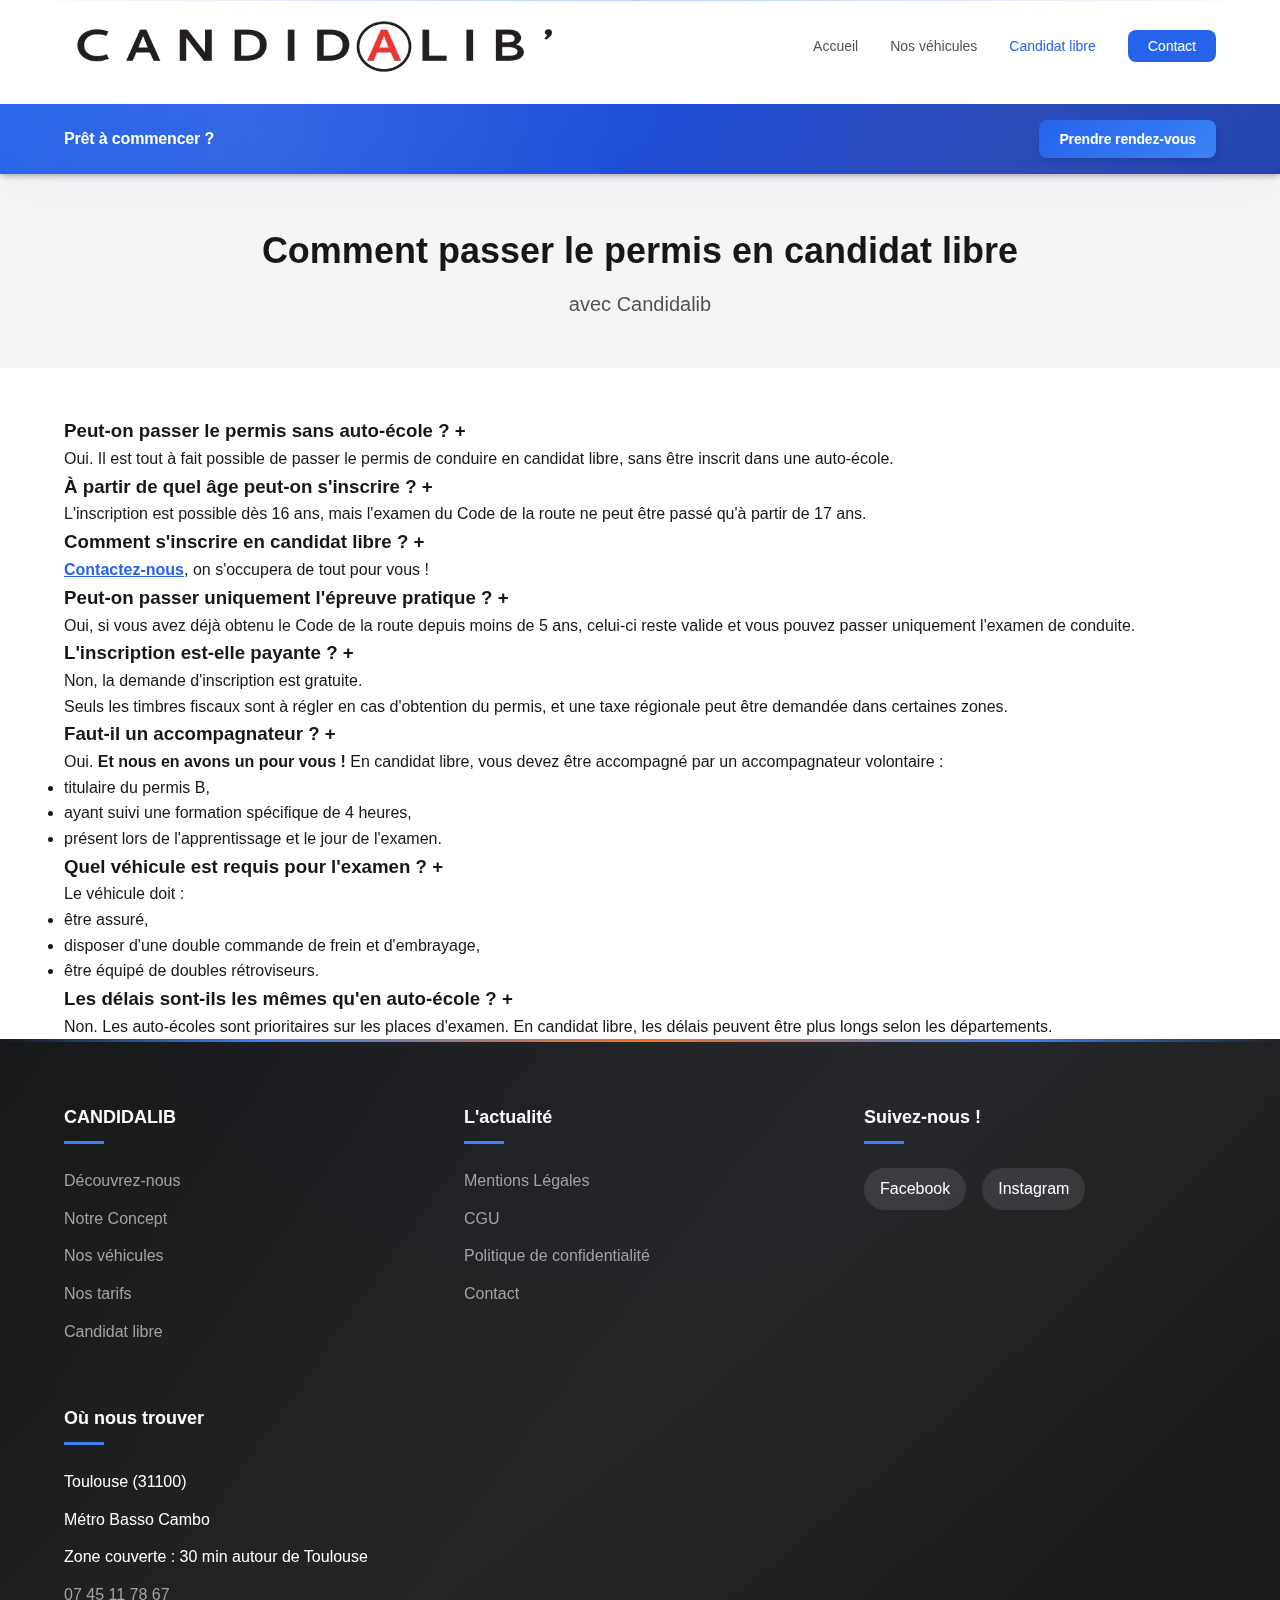
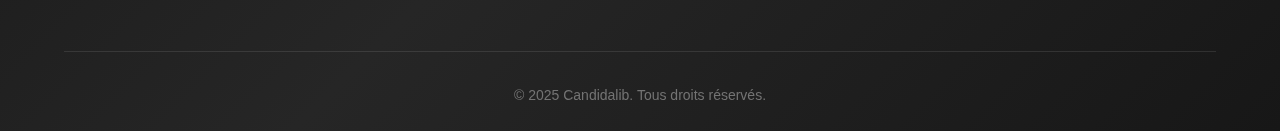
<file: candidat-libre.html>
<!DOCTYPE html>
<html lang="fr">
<head>
    <meta charset="UTF-8">
    <meta name="viewport" content="width=device-width, initial-scale=1.0">
    <link rel="icon" type="image/svg+xml" href="favicon.svg">
    <title>Candidat libre au permis à Toulouse - Tout savoir | Candidalib</title>
    <meta name="description" content="Tout savoir sur le passage du permis en candidat libre à Toulouse : démarches, conditions, véhicule nécessaire. Candidalib vous accompagne depuis le métro Basso Cambo.">
    <link rel="canonical" href="https://candidalib.fr/candidat-libre.html">
    <meta property="og:title" content="Candidat libre au permis à Toulouse - Tout savoir | Candidalib">
    <meta property="og:description" content="Tout savoir sur le passage du permis en candidat libre à Toulouse. Candidalib vous accompagne depuis le métro Basso Cambo.">
    <meta property="og:url" content="https://candidalib.fr/candidat-libre.html">
    <meta property="og:type" content="website">
    <meta property="og:locale" content="fr_FR">
    <link rel="stylesheet" href="styles.css">
</head>
<body>
    <!-- Header -->
    <header class="header">
        <nav class="navbar">
            <div class="container">
                <div class="nav-brand">
                    <a href="index.html" class="logo">
                        <img src="assets/logocandi.jpg" alt="Candidalib" class="logo-img">
                    </a>
                </div>
                <ul class="nav-menu">
                    <li><a href="index.html" class="nav-link">Accueil</a></li>
                    <li><a href="vehicules.html" class="nav-link">Nos véhicules</a></li>
                    <li><a href="candidat-libre.html" class="nav-link active">Candidat libre</a></li>
                    <li><a href="contact.html" class="nav-link btn-nav">Contact</a></li>
                </ul>
                <button class="menu-toggle" aria-label="Menu">
                    <span></span>
                    <span></span>
                    <span></span>
                </button>
            </div>
        </nav>
        
        <!-- Floating CTA Bar -->
        <div class="floating-cta" id="floatingCta">
            <div class="container">
                <div class="floating-cta-content">
                    <span class="floating-cta-text">Prêt à commencer ?</span>
                    <a href="contact.html" class="btn btn-primary">Prendre rendez-vous</a>
                </div>
            </div>
        </div>
    </header>

    <!-- Page Header -->
    <section class="page-header">
        <div class="container">
            <h1 class="page-title">Comment passer le permis en candidat libre</h1>
            <p class="page-subtitle">avec Candidalib</p>
        </div>
    </section>

    <!-- Main Content - FAQ -->
    <section class="candidat-libre-section">
        <div class="container">
            <div class="faq-container">
                
                <div class="faq-item">
                    <h3 class="faq-question">
                        Peut-on passer le permis sans auto-école ?
                        <span class="faq-icon">+</span>
                    </h3>
                    <div class="faq-answer">
                        <div class="faq-answer-content">
                            <p>Oui. Il est tout à fait possible de passer le permis de conduire en candidat libre, sans être inscrit dans une auto-école.</p>
                        </div>
                    </div>
                </div>

                <div class="faq-item">
                    <h3 class="faq-question">
                        À partir de quel âge peut-on s'inscrire ?
                        <span class="faq-icon">+</span>
                    </h3>
                    <div class="faq-answer">
                        <div class="faq-answer-content">
                            <p>L'inscription est possible dès 16 ans, mais l'examen du Code de la route ne peut être passé qu'à partir de 17 ans.</p>
                        </div>
                    </div>
                </div>

                <div class="faq-item">
                    <h3 class="faq-question">
                        Comment s'inscrire en candidat libre ?
                        <span class="faq-icon">+</span>
                    </h3>
                    <div class="faq-answer">
                        <div class="faq-answer-content">
                            <p><a href="contact.html" style="color: var(--primary-600); font-weight: 600; text-decoration: underline;">Contactez-nous</a>, on s'occupera de tout pour vous !</p>
                        </div>
                    </div>
                </div>

                <div class="faq-item">
                    <h3 class="faq-question">
                        Peut-on passer uniquement l'épreuve pratique ?
                        <span class="faq-icon">+</span>
                    </h3>
                    <div class="faq-answer">
                        <div class="faq-answer-content">
                            <p>Oui, si vous avez déjà obtenu le Code de la route depuis moins de 5 ans, celui-ci reste valide et vous pouvez passer uniquement l'examen de conduite.</p>
                        </div>
                    </div>
                </div>

                <div class="faq-item">
                    <h3 class="faq-question">
                        L'inscription est-elle payante ?
                        <span class="faq-icon">+</span>
                    </h3>
                    <div class="faq-answer">
                        <div class="faq-answer-content">
                            <p>Non, la demande d'inscription est gratuite.<br>
                            Seuls les timbres fiscaux sont à régler en cas d'obtention du permis, et une taxe régionale peut être demandée dans certaines zones.</p>
                        </div>
                    </div>
                </div>

                <div class="faq-item">
                    <h3 class="faq-question">
                        Faut-il un accompagnateur ?
                        <span class="faq-icon">+</span>
                    </h3>
                    <div class="faq-answer">
                        <div class="faq-answer-content">
                            <p>Oui. <strong>Et nous en avons un pour vous !</strong> En candidat libre, vous devez être accompagné par un accompagnateur volontaire :</p>
                            <ul>
                                <li>titulaire du permis B,</li>
                                <li>ayant suivi une formation spécifique de 4 heures,</li>
                                <li>présent lors de l'apprentissage et le jour de l'examen.</li>
                            </ul>
                        </div>
                    </div>
                </div>

                <div class="faq-item">
                    <h3 class="faq-question">
                        Quel véhicule est requis pour l'examen ?
                        <span class="faq-icon">+</span>
                    </h3>
                    <div class="faq-answer">
                        <div class="faq-answer-content">
                            <p>Le véhicule doit :</p>
                            <ul>
                                <li>être assuré,</li>
                                <li>disposer d'une double commande de frein et d'embrayage,</li>
                                <li>être équipé de doubles rétroviseurs.</li>
                            </ul>
                        </div>
                    </div>
                </div>

                <div class="faq-item">
                    <h3 class="faq-question">
                        Les délais sont-ils les mêmes qu'en auto-école ?
                        <span class="faq-icon">+</span>
                    </h3>
                    <div class="faq-answer">
                        <div class="faq-answer-content">
                            <p>Non. Les auto-écoles sont prioritaires sur les places d'examen. En candidat libre, les délais peuvent être plus longs selon les départements.</p>
                        </div>
                    </div>
                </div>

            </div>
        </div>
    </section>

    <!-- CTA Section (conditionnelle selon paramètres URL) -->
    <section id="special-cta" style="display: none; padding: var(--space-20) 0; background: linear-gradient(135deg, var(--primary-600), var(--primary-700)); text-align: center;">
        <div class="container">
            <div style="max-width: 600px; margin: 0 auto; color: white;">
                <h2 id="cta-title" style="font-size: var(--text-4xl); font-weight: 800; margin-bottom: var(--space-4);"></h2>
                <p id="cta-description" style="font-size: var(--text-lg); margin-bottom: var(--space-8); opacity: 0.9;"></p>
                <a id="cta-button" href="contact.html" class="btn btn-primary btn-lg" style="background: white; color: var(--primary-600); display: inline-flex; align-items: center; gap: var(--space-3);">
                    <svg width="24" height="24" viewBox="0 0 24 24" fill="none" stroke="currentColor" stroke-width="2">
                        <path d="M22 16.92v3a2 2 0 0 1-2.18 2 19.79 19.79 0 0 1-8.63-3.07 19.5 19.5 0 0 1-6-6 19.79 19.79 0 0 1-3.07-8.67A2 2 0 0 1 4.11 2h3a2 2 0 0 1 2 1.72 12.84 12.84 0 0 0 .7 2.81 2 2 0 0 1-.45 2.11L8.09 9.91a16 16 0 0 0 6 6l1.27-1.27a2 2 0 0 1 2.11-.45 12.84 12.84 0 0 0 2.81.7A2 2 0 0 1 22 16.92z"></path>
                    </svg>
                    <span id="cta-button-text"></span>
                </a>
            </div>
        </div>
    </section>

    <!-- Footer -->
    <footer class="footer">
        <div class="container">
            <div class="footer-content">
                <div class="footer-section">
                    <h3 class="footer-title">CANDIDALIB</h3>
                    <ul class="footer-links">
                        <li><a href="index.html">Découvrez-nous</a></li>
                        <li><a href="index.html">Notre Concept</a></li>
                        <li><a href="vehicules.html">Nos véhicules</a></li>
                        <li><a href="index.html">Nos tarifs</a></li>
                        <li><a href="candidat-libre.html">Candidat libre</a></li>
                    </ul>
                </div>
                <div class="footer-section">
                    <h3 class="footer-title">L'actualité</h3>
                    <ul class="footer-links">
                        <li><a href="mentions-legales.html">Mentions Légales</a></li>
                        <li><a href="cgu.html">CGU</a></li>
                        <li><a href="confidentialite.html">Politique de confidentialité</a></li>
                        <li><a href="contact.html">Contact</a></li>
                    </ul>
                </div>
                <div class="footer-section">
                    <h3 class="footer-title">Suivez-nous !</h3>
                    <div class="social-links">
                        <a href="#" aria-label="Facebook">Facebook</a>
                        <a href="#" aria-label="Instagram">Instagram</a>
                    </div>
                </div>
                <div class="footer-section">
                    <h3 class="footer-title">Où nous trouver</h3>
                    <ul class="footer-links">
                        <li>Toulouse (31100)</li>
                        <li>Métro Basso Cambo</li>
                        <li>Zone couverte : 30 min autour de Toulouse</li>
                        <li><a href="tel:0745117867">07 45 11 78 67</a></li>
                    </ul>
                </div>
            </div>
            <div class="footer-bottom">
                <p>&copy; 2025 Candidalib. Tous droits réservés.</p>
            </div>
        </div>
    </footer>

    <script src="script.js"></script>
    <script>
        // FAQ Accordion
        document.addEventListener('DOMContentLoaded', function() {
            const faqItems = document.querySelectorAll('.faq-item');
            
            faqItems.forEach(item => {
                const question = item.querySelector('.faq-question');
                
                question.addEventListener('click', function() {
                    const isActive = item.classList.contains('active');
                    
                    // Fermer tous les autres items
                    faqItems.forEach(otherItem => {
                        otherItem.classList.remove('active');
                        const icon = otherItem.querySelector('.faq-icon');
                        if (icon) icon.textContent = '+';
                    });
                    
                    // Si l'item n'était pas actif, l'ouvrir
                    if (!isActive) {
                        item.classList.add('active');
                        const icon = item.querySelector('.faq-icon');
                        if (icon) icon.textContent = '−';
                    }
                });
            });
        });
    </script>
    <script>
        // Gérer les paramètres URL pour afficher le CTA spécial
        const urlParams = new URLSearchParams(window.location.search);
        const action = urlParams.get('action');
        
        if (action === 'transfert') {
            document.getElementById('special-cta').style.display = 'block';
            document.getElementById('cta-title').textContent = 'Besoin d\'aide pour votre transfert ?';
            document.getElementById('cta-description').textContent = 'Notre équipe vous accompagne dans le transfert de votre dossier. Contactez-nous pour un accompagnement personnalisé.';
            document.getElementById('cta-button-text').textContent = 'Contactez-nous pour votre transfert';
        } else if (action === 'contact') {
            document.getElementById('special-cta').style.display = 'block';
            document.getElementById('cta-title').textContent = 'Besoin de conseils pour démarrer ?';
            document.getElementById('cta-description').textContent = 'Vous passez votre permis pour la première fois en candidat libre ? Notre équipe est là pour vous guider.';
            document.getElementById('cta-button-text').textContent = 'Appelez-nous maintenant';
        }
    </script>
</body>
</html>
</file>
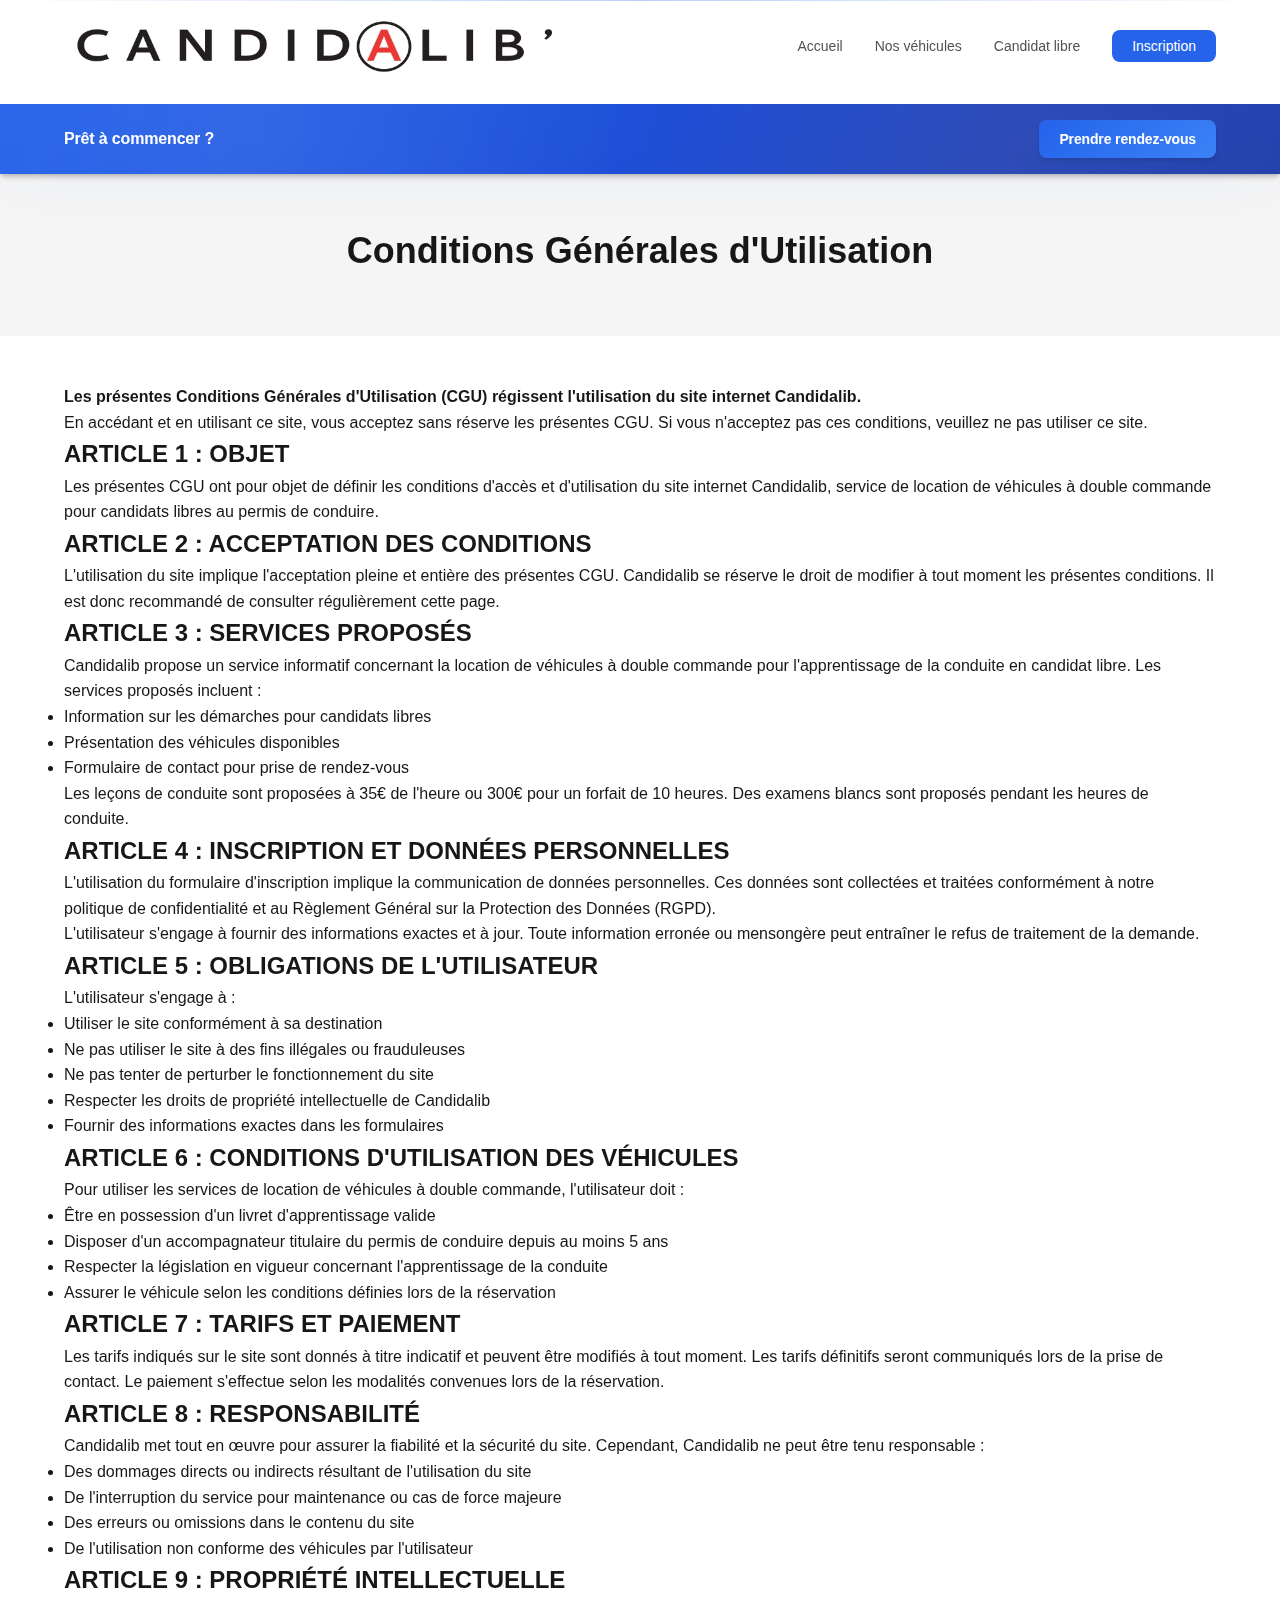
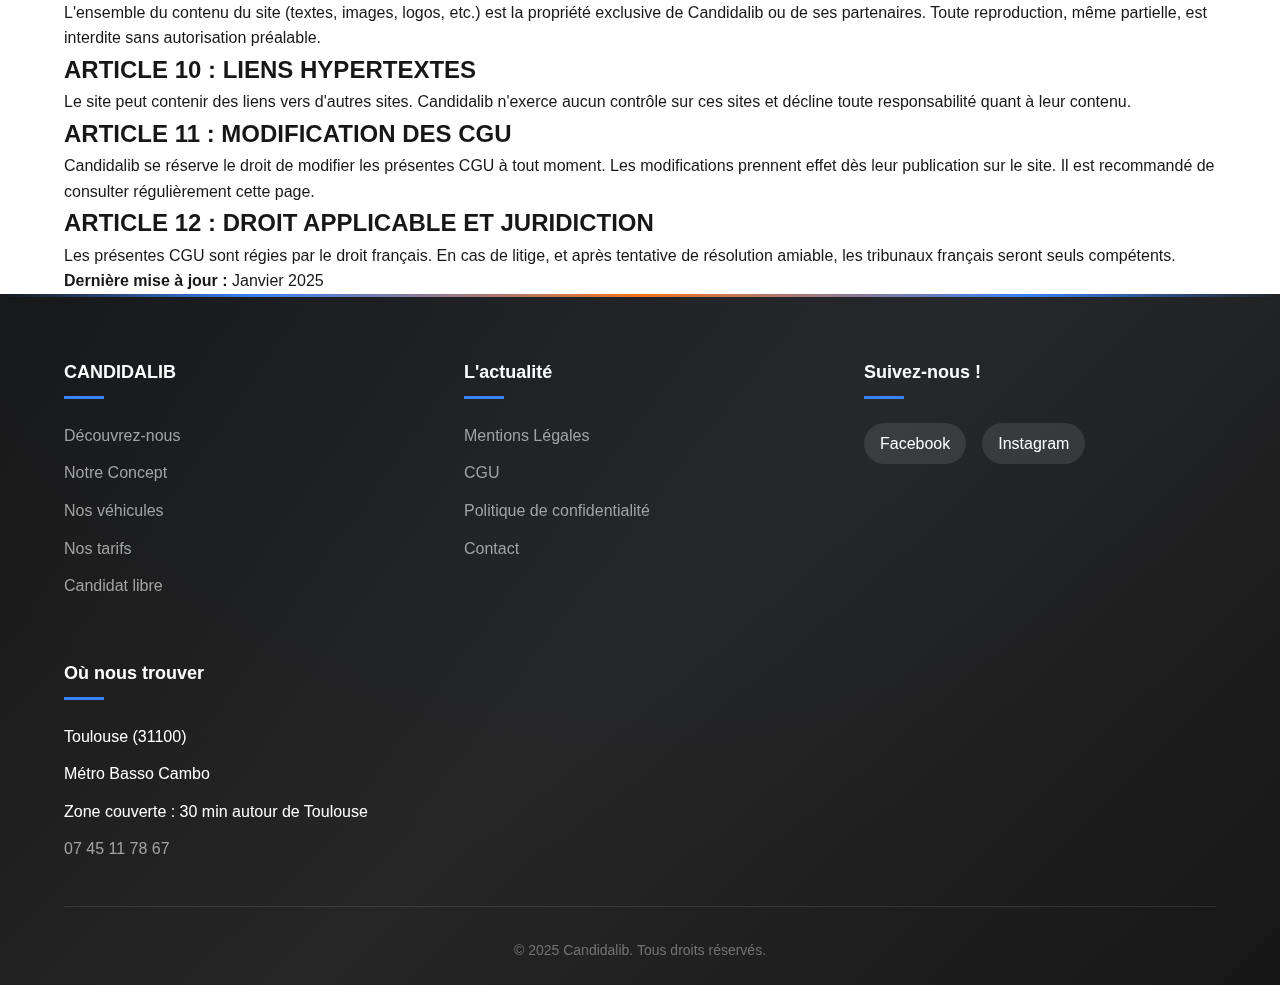
<file: cgu.html>
<!DOCTYPE html>
<html lang="fr">
<head>
    <meta charset="UTF-8">
    <meta name="viewport" content="width=device-width, initial-scale=1.0">
    <link rel="icon" type="image/svg+xml" href="favicon.svg">
    <title>Conditions Générales d'Utilisation - Candidalib Toulouse</title>
    <meta name="description" content="Conditions générales d'utilisation de Candidalib, service de location de véhicule à double commande à Toulouse.">
    <link rel="canonical" href="https://candidalib.fr/cgu.html">
    <link rel="stylesheet" href="styles.css">
</head>
<body>
    <!-- Header -->
    <header class="header">
        <nav class="navbar">
            <div class="container">
                <div class="nav-brand">
                    <a href="index.html" class="logo">
                        <img src="assets/logocandi.jpg" alt="Candidalib" class="logo-img">
                    </a>
                </div>
                <ul class="nav-menu">
                    <li><a href="index.html" class="nav-link">Accueil</a></li>
                    <li><a href="vehicules.html" class="nav-link">Nos véhicules</a></li>
                    <li><a href="candidat-libre.html" class="nav-link">Candidat libre</a></li>
                    <li><a href="tunnel.html" class="nav-link btn-nav">Inscription</a></li>
                </ul>
                <button class="menu-toggle" aria-label="Menu">
                    <span></span>
                    <span></span>
                    <span></span>
                </button>
            </div>
        </nav>
        
        <!-- Floating CTA Bar -->
        <div class="floating-cta" id="floatingCta">
            <div class="container">
                <div class="floating-cta-content">
                    <span class="floating-cta-text">Prêt à commencer ?</span>
                    <a href="contact.html" class="btn btn-primary">Prendre rendez-vous</a>
                </div>
            </div>
        </div>
    </header>

    <!-- Page Header -->
    <section class="page-header">
        <div class="container">
            <h1 class="page-title">Conditions Générales d'Utilisation</h1>
        </div>
    </section>

    <!-- Content -->
    <section class="legal-section">
        <div class="container">
            <div class="legal-content">
                <p><strong>Les présentes Conditions Générales d'Utilisation (CGU) régissent l'utilisation du site internet Candidalib.</strong></p>
                <p>En accédant et en utilisant ce site, vous acceptez sans réserve les présentes CGU. Si vous n'acceptez pas ces conditions, veuillez ne pas utiliser ce site.</p>

                <h2>ARTICLE 1 : OBJET</h2>
                <p>Les présentes CGU ont pour objet de définir les conditions d'accès et d'utilisation du site internet Candidalib, service de location de véhicules à double commande pour candidats libres au permis de conduire.</p>

                <h2>ARTICLE 2 : ACCEPTATION DES CONDITIONS</h2>
                <p>L'utilisation du site implique l'acceptation pleine et entière des présentes CGU. Candidalib se réserve le droit de modifier à tout moment les présentes conditions. Il est donc recommandé de consulter régulièrement cette page.</p>

                <h2>ARTICLE 3 : SERVICES PROPOSÉS</h2>
                <p>Candidalib propose un service informatif concernant la location de véhicules à double commande pour l'apprentissage de la conduite en candidat libre. Les services proposés incluent :</p>
                <ul>
                    <li>Information sur les démarches pour candidats libres</li>
                    <li>Présentation des véhicules disponibles</li>
                    <li>Formulaire de contact pour prise de rendez-vous</li>
                </ul>
                <p>Les leçons de conduite sont proposées à 35€ de l'heure ou 300€ pour un forfait de 10 heures. Des examens blancs sont proposés pendant les heures de conduite.</p>

                <h2>ARTICLE 4 : INSCRIPTION ET DONNÉES PERSONNELLES</h2>
                <p>L'utilisation du formulaire d'inscription implique la communication de données personnelles. Ces données sont collectées et traitées conformément à notre politique de confidentialité et au Règlement Général sur la Protection des Données (RGPD).</p>
                <p>L'utilisateur s'engage à fournir des informations exactes et à jour. Toute information erronée ou mensongère peut entraîner le refus de traitement de la demande.</p>

                <h2>ARTICLE 5 : OBLIGATIONS DE L'UTILISATEUR</h2>
                <p>L'utilisateur s'engage à :</p>
                <ul>
                    <li>Utiliser le site conformément à sa destination</li>
                    <li>Ne pas utiliser le site à des fins illégales ou frauduleuses</li>
                    <li>Ne pas tenter de perturber le fonctionnement du site</li>
                    <li>Respecter les droits de propriété intellectuelle de Candidalib</li>
                    <li>Fournir des informations exactes dans les formulaires</li>
                </ul>

                <h2>ARTICLE 6 : CONDITIONS D'UTILISATION DES VÉHICULES</h2>
                <p>Pour utiliser les services de location de véhicules à double commande, l'utilisateur doit :</p>
                <ul>
                    <li>Être en possession d'un livret d'apprentissage valide</li>
                    <li>Disposer d'un accompagnateur titulaire du permis de conduire depuis au moins 5 ans</li>
                    <li>Respecter la législation en vigueur concernant l'apprentissage de la conduite</li>
                    <li>Assurer le véhicule selon les conditions définies lors de la réservation</li>
                </ul>

                <h2>ARTICLE 7 : TARIFS ET PAIEMENT</h2>
                <p>Les tarifs indiqués sur le site sont donnés à titre indicatif et peuvent être modifiés à tout moment. Les tarifs définitifs seront communiqués lors de la prise de contact. Le paiement s'effectue selon les modalités convenues lors de la réservation.</p>

                <h2>ARTICLE 8 : RESPONSABILITÉ</h2>
                <p>Candidalib met tout en œuvre pour assurer la fiabilité et la sécurité du site. Cependant, Candidalib ne peut être tenu responsable :</p>
                <ul>
                    <li>Des dommages directs ou indirects résultant de l'utilisation du site</li>
                    <li>De l'interruption du service pour maintenance ou cas de force majeure</li>
                    <li>Des erreurs ou omissions dans le contenu du site</li>
                    <li>De l'utilisation non conforme des véhicules par l'utilisateur</li>
                </ul>

                <h2>ARTICLE 9 : PROPRIÉTÉ INTELLECTUELLE</h2>
                <p>L'ensemble du contenu du site (textes, images, logos, etc.) est la propriété exclusive de Candidalib ou de ses partenaires. Toute reproduction, même partielle, est interdite sans autorisation préalable.</p>

                <h2>ARTICLE 10 : LIENS HYPERTEXTES</h2>
                <p>Le site peut contenir des liens vers d'autres sites. Candidalib n'exerce aucun contrôle sur ces sites et décline toute responsabilité quant à leur contenu.</p>

                <h2>ARTICLE 11 : MODIFICATION DES CGU</h2>
                <p>Candidalib se réserve le droit de modifier les présentes CGU à tout moment. Les modifications prennent effet dès leur publication sur le site. Il est recommandé de consulter régulièrement cette page.</p>

                <h2>ARTICLE 12 : DROIT APPLICABLE ET JURIDICTION</h2>
                <p>Les présentes CGU sont régies par le droit français. En cas de litige, et après tentative de résolution amiable, les tribunaux français seront seuls compétents.</p>

                <p><strong>Dernière mise à jour :</strong> Janvier 2025</p>
            </div>
        </div>
    </section>

    <!-- Footer -->
    <footer class="footer">
        <div class="container">
            <div class="footer-content">
                <div class="footer-section">
                    <h3 class="footer-title">CANDIDALIB</h3>
                    <ul class="footer-links">
                        <li><a href="index.html">Découvrez-nous</a></li>
                        <li><a href="index.html">Notre Concept</a></li>
                        <li><a href="vehicules.html">Nos véhicules</a></li>
                        <li><a href="index.html">Nos tarifs</a></li>
                        <li><a href="candidat-libre.html">Candidat libre</a></li>
                    </ul>
                </div>
                <div class="footer-section">
                    <h3 class="footer-title">L'actualité</h3>
                    <ul class="footer-links">
                        <li><a href="mentions-legales.html">Mentions Légales</a></li>
                        <li><a href="cgu.html">CGU</a></li>
                        <li><a href="confidentialite.html">Politique de confidentialité</a></li>
                        <li><a href="contact.html">Contact</a></li>
                    </ul>
                </div>
                <div class="footer-section">
                    <h3 class="footer-title">Suivez-nous !</h3>
                    <div class="social-links">
                        <a href="#" aria-label="Facebook">Facebook</a>
                        <a href="#" aria-label="Instagram">Instagram</a>
                    </div>
                </div>
                <div class="footer-section">
                    <h3 class="footer-title">Où nous trouver</h3>
                    <ul class="footer-links">
                        <li>Toulouse (31100)</li>
                        <li>Métro Basso Cambo</li>
                        <li>Zone couverte : 30 min autour de Toulouse</li>
                        <li><a href="tel:0745117867">07 45 11 78 67</a></li>
                    </ul>
                </div>
            </div>
            <div class="footer-bottom">
                <p>&copy; 2025 Candidalib. Tous droits réservés.</p>
            </div>
        </div>
    </footer>

    <script src="script.js"></script>
</body>
</html>
</file>
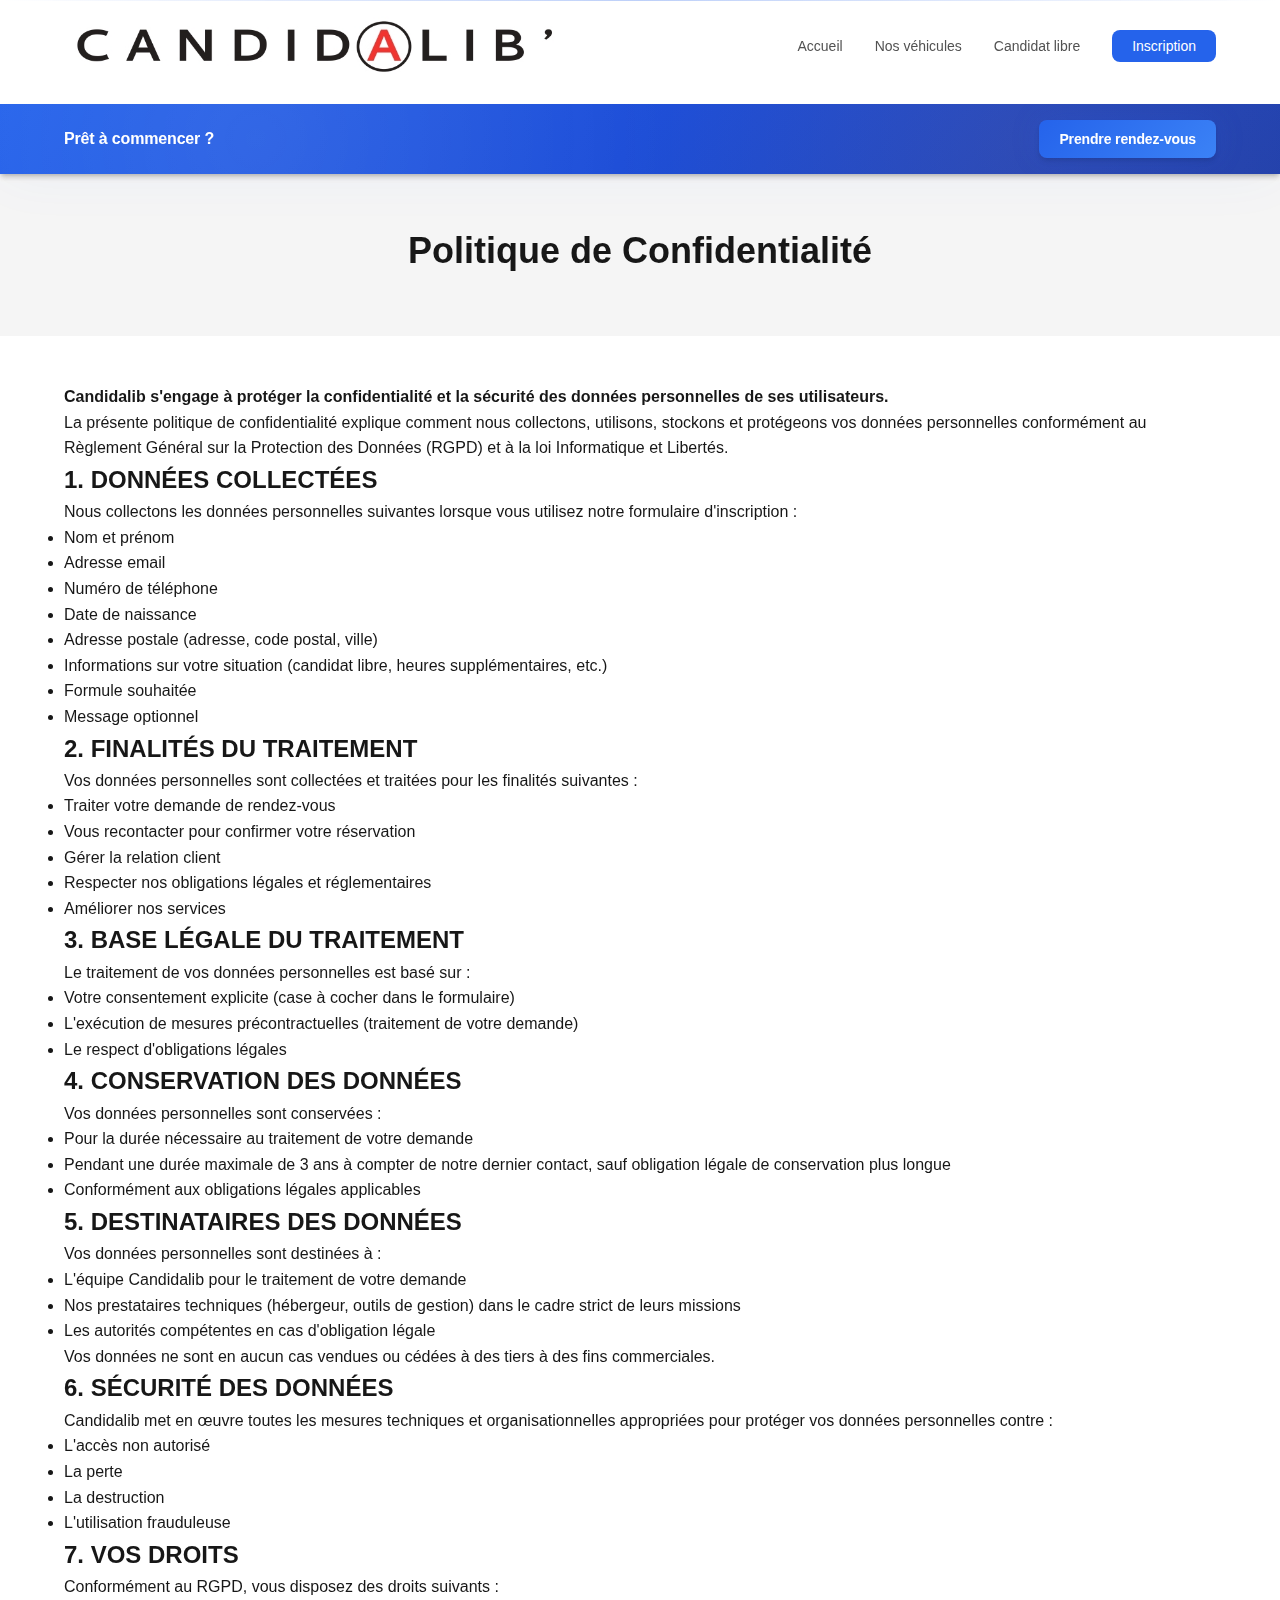
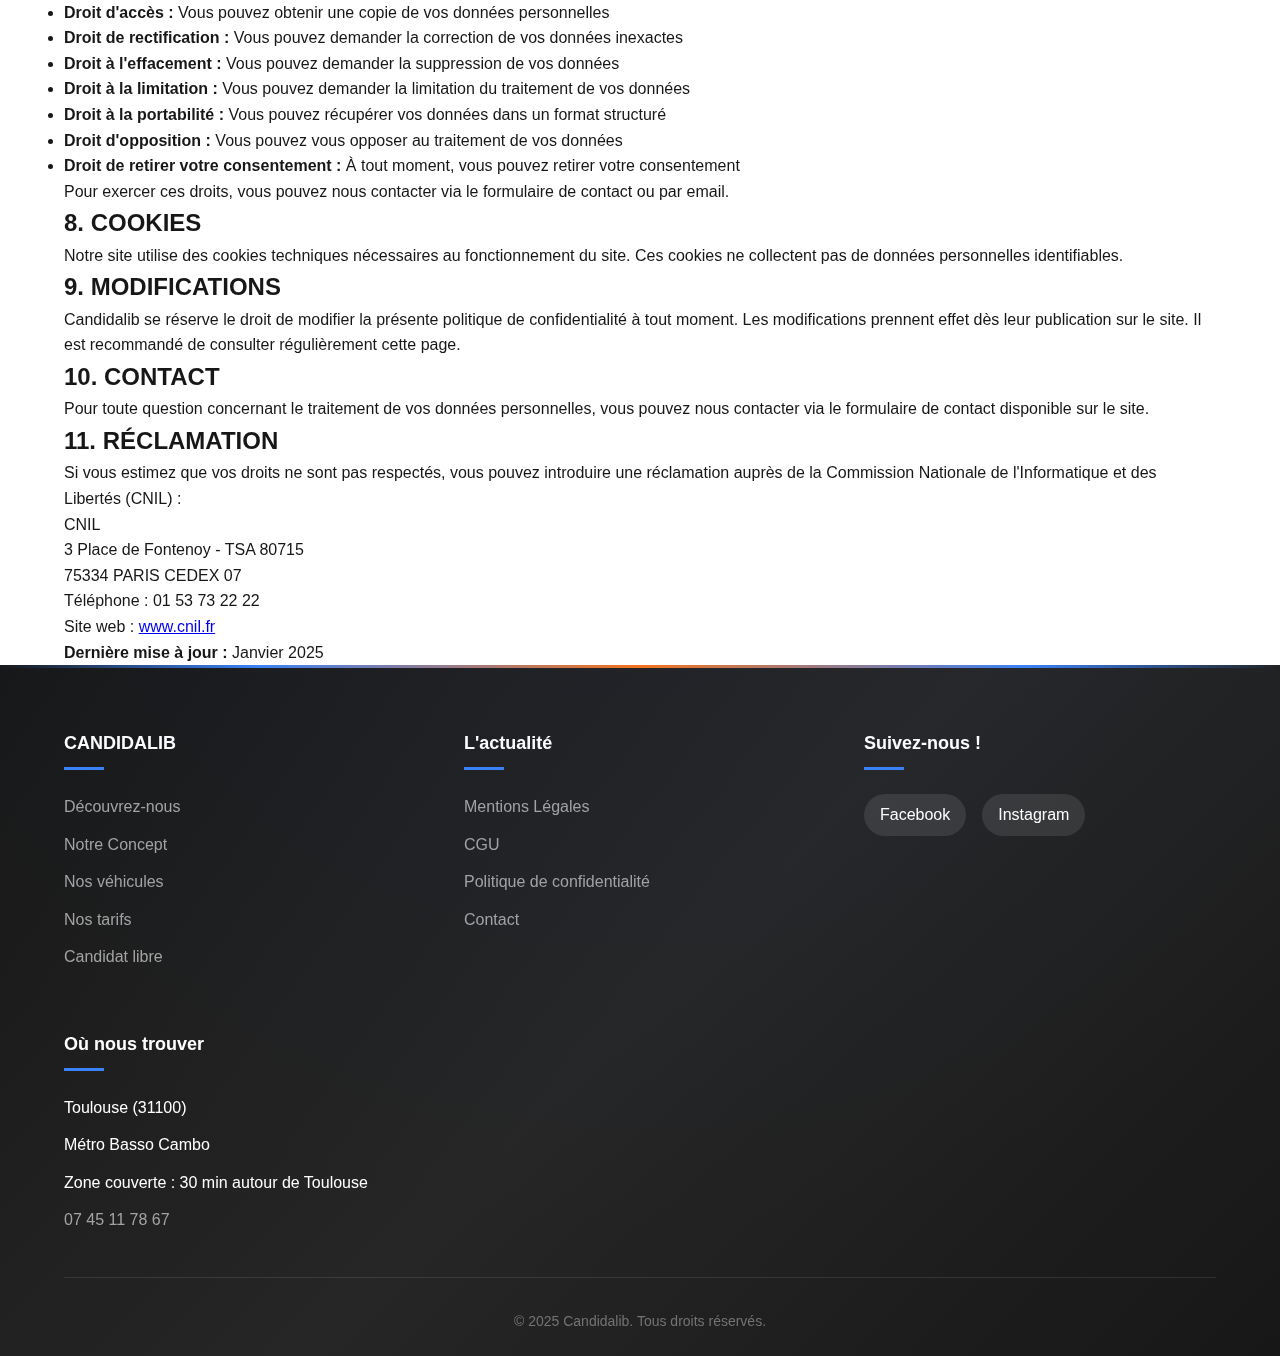
<file: confidentialite.html>
<!DOCTYPE html>
<html lang="fr">
<head>
    <meta charset="UTF-8">
    <meta name="viewport" content="width=device-width, initial-scale=1.0">
    <link rel="icon" type="image/svg+xml" href="favicon.svg">
    <title>Politique de Confidentialité - Candidalib Toulouse</title>
    <meta name="description" content="Politique de confidentialité de Candidalib, service de location de véhicule à double commande à Toulouse.">
    <link rel="canonical" href="https://candidalib.fr/confidentialite.html">
    <link rel="stylesheet" href="styles.css">
</head>
<body>
    <!-- Header -->
    <header class="header">
        <nav class="navbar">
            <div class="container">
                <div class="nav-brand">
                    <a href="index.html" class="logo">
                        <img src="assets/logocandi.jpg" alt="Candidalib" class="logo-img">
                    </a>
                </div>
                <ul class="nav-menu">
                    <li><a href="index.html" class="nav-link">Accueil</a></li>
                    <li><a href="vehicules.html" class="nav-link">Nos véhicules</a></li>
                    <li><a href="candidat-libre.html" class="nav-link">Candidat libre</a></li>
                    <li><a href="tunnel.html" class="nav-link btn-nav">Inscription</a></li>
                </ul>
                <button class="menu-toggle" aria-label="Menu">
                    <span></span>
                    <span></span>
                    <span></span>
                </button>
            </div>
        </nav>
        
        <!-- Floating CTA Bar -->
        <div class="floating-cta" id="floatingCta">
            <div class="container">
                <div class="floating-cta-content">
                    <span class="floating-cta-text">Prêt à commencer ?</span>
                    <a href="contact.html" class="btn btn-primary">Prendre rendez-vous</a>
                </div>
            </div>
        </div>
    </header>

    <!-- Page Header -->
    <section class="page-header">
        <div class="container">
            <h1 class="page-title">Politique de Confidentialité</h1>
        </div>
    </section>

    <!-- Content -->
    <section class="legal-section">
        <div class="container">
            <div class="legal-content">
                <p><strong>Candidalib s'engage à protéger la confidentialité et la sécurité des données personnelles de ses utilisateurs.</strong></p>
                <p>La présente politique de confidentialité explique comment nous collectons, utilisons, stockons et protégeons vos données personnelles conformément au Règlement Général sur la Protection des Données (RGPD) et à la loi Informatique et Libertés.</p>

                <h2>1. DONNÉES COLLECTÉES</h2>
                <p>Nous collectons les données personnelles suivantes lorsque vous utilisez notre formulaire d'inscription :</p>
                <ul>
                    <li>Nom et prénom</li>
                    <li>Adresse email</li>
                    <li>Numéro de téléphone</li>
                    <li>Date de naissance</li>
                    <li>Adresse postale (adresse, code postal, ville)</li>
                    <li>Informations sur votre situation (candidat libre, heures supplémentaires, etc.)</li>
                    <li>Formule souhaitée</li>
                    <li>Message optionnel</li>
                </ul>

                <h2>2. FINALITÉS DU TRAITEMENT</h2>
                <p>Vos données personnelles sont collectées et traitées pour les finalités suivantes :</p>
                <ul>
                    <li>Traiter votre demande de rendez-vous</li>
                    <li>Vous recontacter pour confirmer votre réservation</li>
                    <li>Gérer la relation client</li>
                    <li>Respecter nos obligations légales et réglementaires</li>
                    <li>Améliorer nos services</li>
                </ul>

                <h2>3. BASE LÉGALE DU TRAITEMENT</h2>
                <p>Le traitement de vos données personnelles est basé sur :</p>
                <ul>
                    <li>Votre consentement explicite (case à cocher dans le formulaire)</li>
                    <li>L'exécution de mesures précontractuelles (traitement de votre demande)</li>
                    <li>Le respect d'obligations légales</li>
                </ul>

                <h2>4. CONSERVATION DES DONNÉES</h2>
                <p>Vos données personnelles sont conservées :</p>
                <ul>
                    <li>Pour la durée nécessaire au traitement de votre demande</li>
                    <li>Pendant une durée maximale de 3 ans à compter de notre dernier contact, sauf obligation légale de conservation plus longue</li>
                    <li>Conformément aux obligations légales applicables</li>
                </ul>

                <h2>5. DESTINATAIRES DES DONNÉES</h2>
                <p>Vos données personnelles sont destinées à :</p>
                <ul>
                    <li>L'équipe Candidalib pour le traitement de votre demande</li>
                    <li>Nos prestataires techniques (hébergeur, outils de gestion) dans le cadre strict de leurs missions</li>
                    <li>Les autorités compétentes en cas d'obligation légale</li>
                </ul>
                <p>Vos données ne sont en aucun cas vendues ou cédées à des tiers à des fins commerciales.</p>

                <h2>6. SÉCURITÉ DES DONNÉES</h2>
                <p>Candidalib met en œuvre toutes les mesures techniques et organisationnelles appropriées pour protéger vos données personnelles contre :</p>
                <ul>
                    <li>L'accès non autorisé</li>
                    <li>La perte</li>
                    <li>La destruction</li>
                    <li>L'utilisation frauduleuse</li>
                </ul>

                <h2>7. VOS DROITS</h2>
                <p>Conformément au RGPD, vous disposez des droits suivants :</p>
                <ul>
                    <li><strong>Droit d'accès :</strong> Vous pouvez obtenir une copie de vos données personnelles</li>
                    <li><strong>Droit de rectification :</strong> Vous pouvez demander la correction de vos données inexactes</li>
                    <li><strong>Droit à l'effacement :</strong> Vous pouvez demander la suppression de vos données</li>
                    <li><strong>Droit à la limitation :</strong> Vous pouvez demander la limitation du traitement de vos données</li>
                    <li><strong>Droit à la portabilité :</strong> Vous pouvez récupérer vos données dans un format structuré</li>
                    <li><strong>Droit d'opposition :</strong> Vous pouvez vous opposer au traitement de vos données</li>
                    <li><strong>Droit de retirer votre consentement :</strong> À tout moment, vous pouvez retirer votre consentement</li>
                </ul>
                <p>Pour exercer ces droits, vous pouvez nous contacter via le formulaire de contact ou par email.</p>

                <h2>8. COOKIES</h2>
                <p>Notre site utilise des cookies techniques nécessaires au fonctionnement du site. Ces cookies ne collectent pas de données personnelles identifiables.</p>

                <h2>9. MODIFICATIONS</h2>
                <p>Candidalib se réserve le droit de modifier la présente politique de confidentialité à tout moment. Les modifications prennent effet dès leur publication sur le site. Il est recommandé de consulter régulièrement cette page.</p>

                <h2>10. CONTACT</h2>
                <p>Pour toute question concernant le traitement de vos données personnelles, vous pouvez nous contacter via le formulaire de contact disponible sur le site.</p>

                <h2>11. RÉCLAMATION</h2>
                <p>Si vous estimez que vos droits ne sont pas respectés, vous pouvez introduire une réclamation auprès de la Commission Nationale de l'Informatique et des Libertés (CNIL) :</p>
                <p>CNIL<br>
                3 Place de Fontenoy - TSA 80715<br>
                75334 PARIS CEDEX 07<br>
                Téléphone : 01 53 73 22 22<br>
                Site web : <a href="https://www.cnil.fr" target="_blank" rel="noopener">www.cnil.fr</a></p>

                <p><strong>Dernière mise à jour :</strong> Janvier 2025</p>
            </div>
        </div>
    </section>

    <!-- Footer -->
    <footer class="footer">
        <div class="container">
            <div class="footer-content">
                <div class="footer-section">
                    <h3 class="footer-title">CANDIDALIB</h3>
                    <ul class="footer-links">
                        <li><a href="index.html">Découvrez-nous</a></li>
                        <li><a href="index.html">Notre Concept</a></li>
                        <li><a href="vehicules.html">Nos véhicules</a></li>
                        <li><a href="index.html">Nos tarifs</a></li>
                        <li><a href="candidat-libre.html">Candidat libre</a></li>
                    </ul>
                </div>
                <div class="footer-section">
                    <h3 class="footer-title">L'actualité</h3>
                    <ul class="footer-links">
                        <li><a href="mentions-legales.html">Mentions Légales</a></li>
                        <li><a href="cgu.html">CGU</a></li>
                        <li><a href="confidentialite.html">Politique de confidentialité</a></li>
                        <li><a href="contact.html">Contact</a></li>
                    </ul>
                </div>
                <div class="footer-section">
                    <h3 class="footer-title">Suivez-nous !</h3>
                    <div class="social-links">
                        <a href="#" aria-label="Facebook">Facebook</a>
                        <a href="#" aria-label="Instagram">Instagram</a>
                    </div>
                </div>
                <div class="footer-section">
                    <h3 class="footer-title">Où nous trouver</h3>
                    <ul class="footer-links">
                        <li>Toulouse (31100)</li>
                        <li>Métro Basso Cambo</li>
                        <li>Zone couverte : 30 min autour de Toulouse</li>
                        <li><a href="tel:0745117867">07 45 11 78 67</a></li>
                    </ul>
                </div>
            </div>
            <div class="footer-bottom">
                <p>&copy; 2025 Candidalib. Tous droits réservés.</p>
            </div>
        </div>
    </footer>

    <script src="script.js"></script>
</body>
</html>
</file>
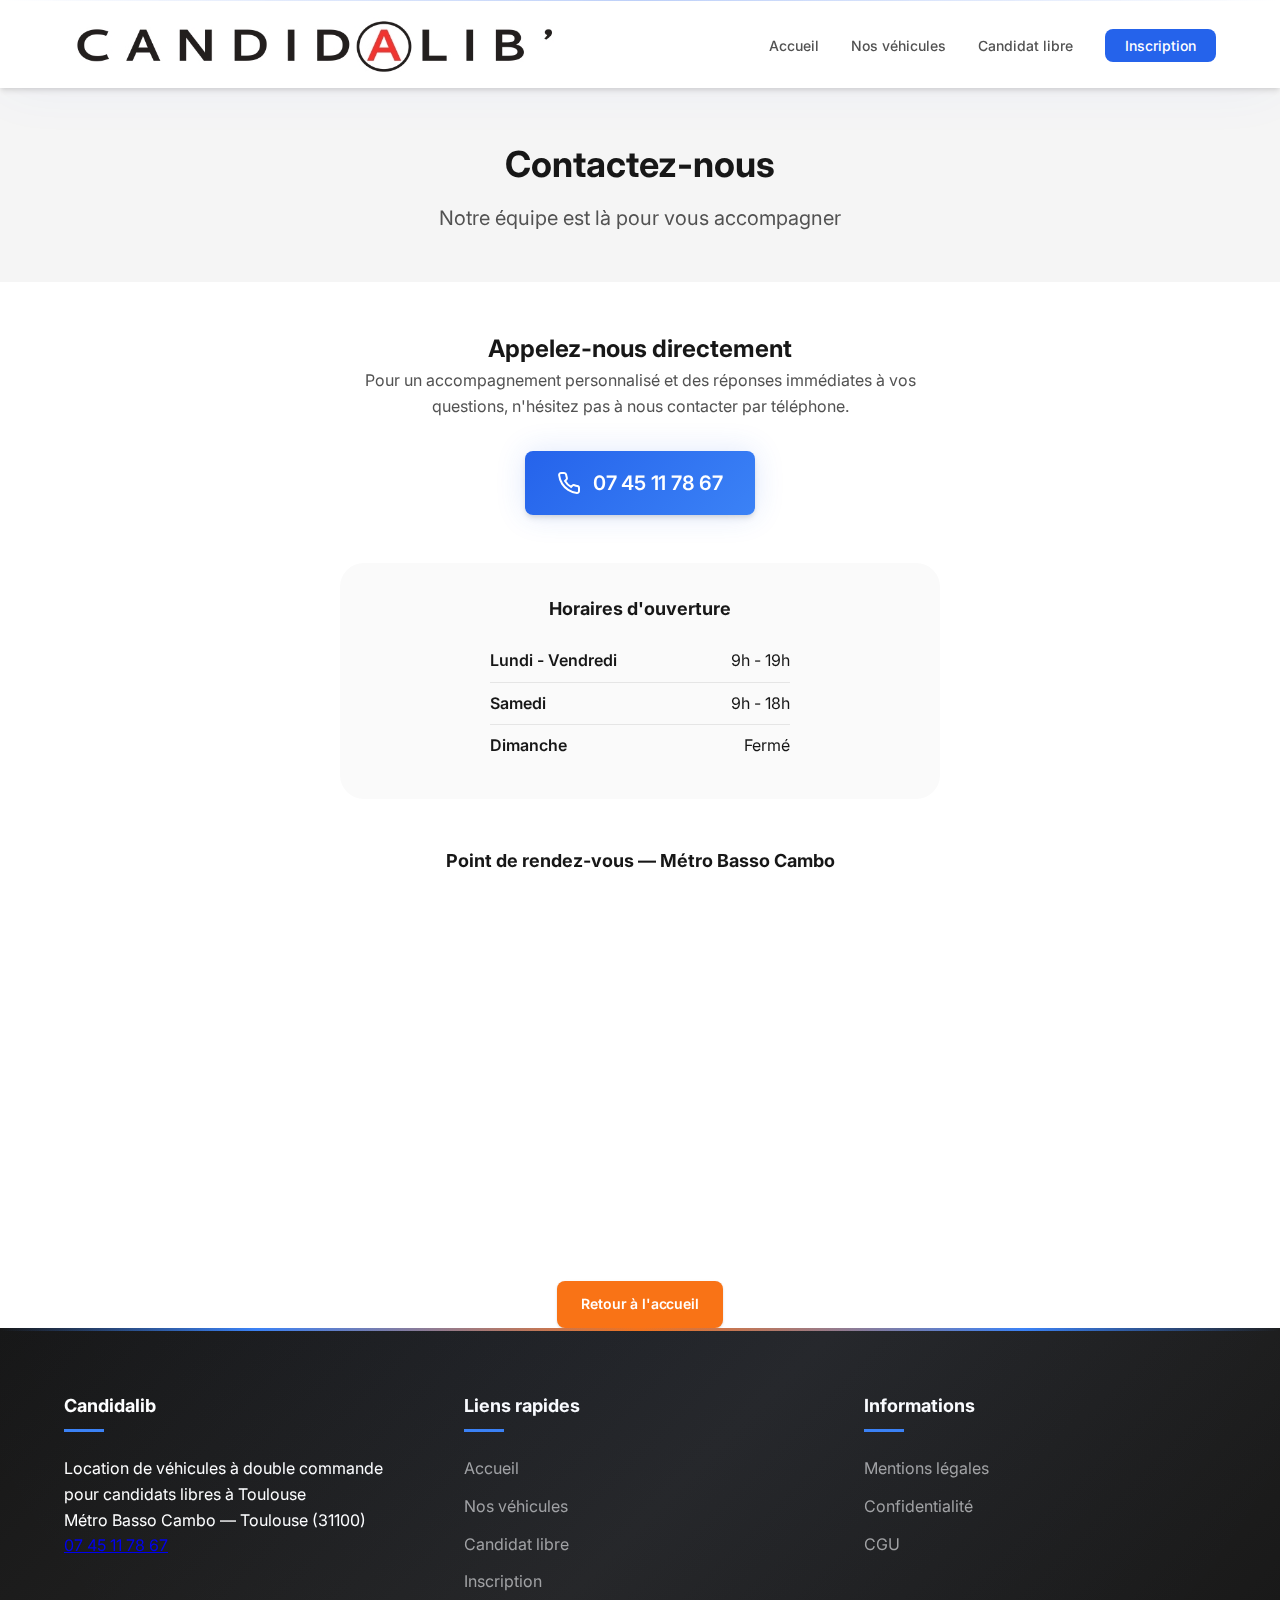
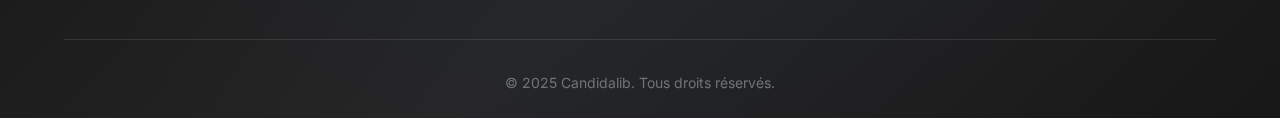
<file: contact.html>
<!DOCTYPE html>
<html lang="fr">
<head>
    <meta charset="UTF-8">
    <meta name="viewport" content="width=device-width, initial-scale=1.0">
    <title>Contact - Candidalib Toulouse | 07 45 11 78 67</title>
    <meta name="description" content="Contactez Candidalib à Toulouse pour louer un véhicule à double commande. Point de rendez-vous : métro Basso Cambo (31100). Appelez le 07 45 11 78 67.">
    <link rel="canonical" href="https://candidalib.fr/contact.html">
    <meta property="og:title" content="Contact - Candidalib Toulouse | 07 45 11 78 67">
    <meta property="og:description" content="Contactez Candidalib à Toulouse pour louer un véhicule à double commande. Point de rendez-vous : métro Basso Cambo. Appelez le 07 45 11 78 67.">
    <meta property="og:url" content="https://candidalib.fr/contact.html">
    <meta property="og:type" content="website">
    <meta property="og:locale" content="fr_FR">
    <link rel="preconnect" href="https://fonts.googleapis.com">
    <link rel="preconnect" href="https://fonts.gstatic.com" crossorigin>
    <link href="https://fonts.googleapis.com/css2?family=Inter:wght@400;500;600;700;800&display=swap" rel="stylesheet">
    <link rel="stylesheet" href="styles.css">
</head>
<body>
    <!-- Header -->
    <header class="header">
        <nav class="navbar">
            <div class="container">
                <div class="nav-brand">
                    <a href="index.html" class="logo">
                        <img src="assets/logocandi.jpg" alt="Candidalib" class="logo-img">
                    </a>
                </div>
                <ul class="nav-menu">
                    <li><a href="index.html" class="nav-link">Accueil</a></li>
                    <li><a href="vehicules.html" class="nav-link">Nos véhicules</a></li>
                    <li><a href="candidat-libre.html" class="nav-link">Candidat libre</a></li>
                    <li><a href="tunnel.html" class="nav-link btn-nav">Inscription</a></li>
                </ul>
                <button class="menu-toggle" aria-label="Menu">
                    <span></span>
                    <span></span>
                    <span></span>
                </button>
            </div>
        </nav>
    </header>

    <!-- Page Header -->
    <section class="page-header">
        <div class="container">
            <h1 class="page-title">Contactez-nous</h1>
            <p class="page-subtitle">Notre équipe est là pour vous accompagner</p>
        </div>
    </section>

    <!-- Contact Section -->
    <section class="content-section">
        <div class="container">
            <div class="content-block" style="max-width: 600px; margin: 0 auto; text-align: center;">
                <h2 class="content-title">Appelez-nous directement</h2>
                <p style="margin-bottom: var(--space-8); color: var(--text-secondary);">
                    Pour un accompagnement personnalisé et des réponses immédiates à vos questions, n'hésitez pas à nous contacter par téléphone.
                </p>
                
                <a href="tel:0745117867" class="btn btn-primary btn-lg" style="display: inline-flex; align-items: center; gap: var(--space-3); font-size: var(--text-xl);">
                    <svg width="24" height="24" viewBox="0 0 24 24" fill="none" stroke="currentColor" stroke-width="2">
                        <path d="M22 16.92v3a2 2 0 0 1-2.18 2 19.79 19.79 0 0 1-8.63-3.07 19.5 19.5 0 0 1-6-6 19.79 19.79 0 0 1-3.07-8.67A2 2 0 0 1 4.11 2h3a2 2 0 0 1 2 1.72 12.84 12.84 0 0 0 .7 2.81 2 2 0 0 1-.45 2.11L8.09 9.91a16 16 0 0 0 6 6l1.27-1.27a2 2 0 0 1 2.11-.45 12.84 12.84 0 0 0 2.81.7A2 2 0 0 1 22 16.92z"></path>
                    </svg>
                    07 45 11 78 67
                </a>
                
                <div style="margin-top: var(--space-12); padding: var(--space-8); background: var(--bg-secondary); border-radius: var(--radius-2xl);">
                    <h3 style="font-size: var(--text-lg); margin-bottom: var(--space-4); color: var(--text-primary);">Horaires d'ouverture</h3>
                    <ul style="list-style: none; text-align: left; max-width: 300px; margin: 0 auto;">
                        <li style="display: flex; justify-content: space-between; padding: var(--space-2) 0; border-bottom: 1px solid var(--neutral-200);">
                            <span style="font-weight: 600;">Lundi - Vendredi</span>
                            <span>9h - 19h</span>
                        </li>
                        <li style="display: flex; justify-content: space-between; padding: var(--space-2) 0; border-bottom: 1px solid var(--neutral-200);">
                            <span style="font-weight: 600;">Samedi</span>
                            <span>9h - 18h</span>
                        </li>
                        <li style="display: flex; justify-content: space-between; padding: var(--space-2) 0;">
                            <span style="font-weight: 600;">Dimanche</span>
                            <span>Fermé</span>
                        </li>
                    </ul>
                </div>
                
                <div style="margin-top: var(--space-12);">
                    <h3 style="font-size: var(--text-lg); margin-bottom: var(--space-4); color: var(--text-primary);">Point de rendez-vous — Métro Basso Cambo</h3>
                    <iframe
                        src="https://www.google.com/maps?q=43.569639,1.393016&z=16&output=embed"
                        width="100%"
                        height="350"
                        style="border:0; border-radius: var(--radius-2xl);"
                        allowfullscreen=""
                        loading="lazy"
                        referrerpolicy="no-referrer-when-downgrade"
                        title="Point de rendez-vous Candidalib — Métro Basso Cambo, Toulouse">
                    </iframe>
                </div>

                <div style="margin-top: var(--space-8);">
                    <a href="index.html" class="btn btn-secondary">Retour à l'accueil</a>
                </div>
            </div>
        </div>
    </section>

    <!-- Footer -->
    <footer class="footer">
        <div class="container">
            <div class="footer-content">
                <div class="footer-section">
                    <h3 class="footer-title">Candidalib</h3>
                    <p>Location de véhicules à double commande pour candidats libres à Toulouse</p>
                    <p>Métro Basso Cambo — Toulouse (31100)</p>
                    <p><a href="tel:0745117867">07 45 11 78 67</a></p>
                </div>
                <div class="footer-section">
                    <h3 class="footer-title">Liens rapides</h3>
                    <ul class="footer-links">
                        <li><a href="index.html">Accueil</a></li>
                        <li><a href="vehicules.html">Nos véhicules</a></li>
                        <li><a href="candidat-libre.html">Candidat libre</a></li>
                        <li><a href="tunnel.html">Inscription</a></li>
                    </ul>
                </div>
                <div class="footer-section">
                    <h3 class="footer-title">Informations</h3>
                    <ul class="footer-links">
                        <li><a href="mentions-legales.html">Mentions légales</a></li>
                        <li><a href="confidentialite.html">Confidentialité</a></li>
                        <li><a href="cgu.html">CGU</a></li>
                    </ul>
                </div>
            </div>
            <div class="footer-bottom">
                <p>&copy; 2025 Candidalib. Tous droits réservés.</p>
            </div>
        </div>
    </footer>

    <script src="script.js"></script>
</body>
</html>
</file>
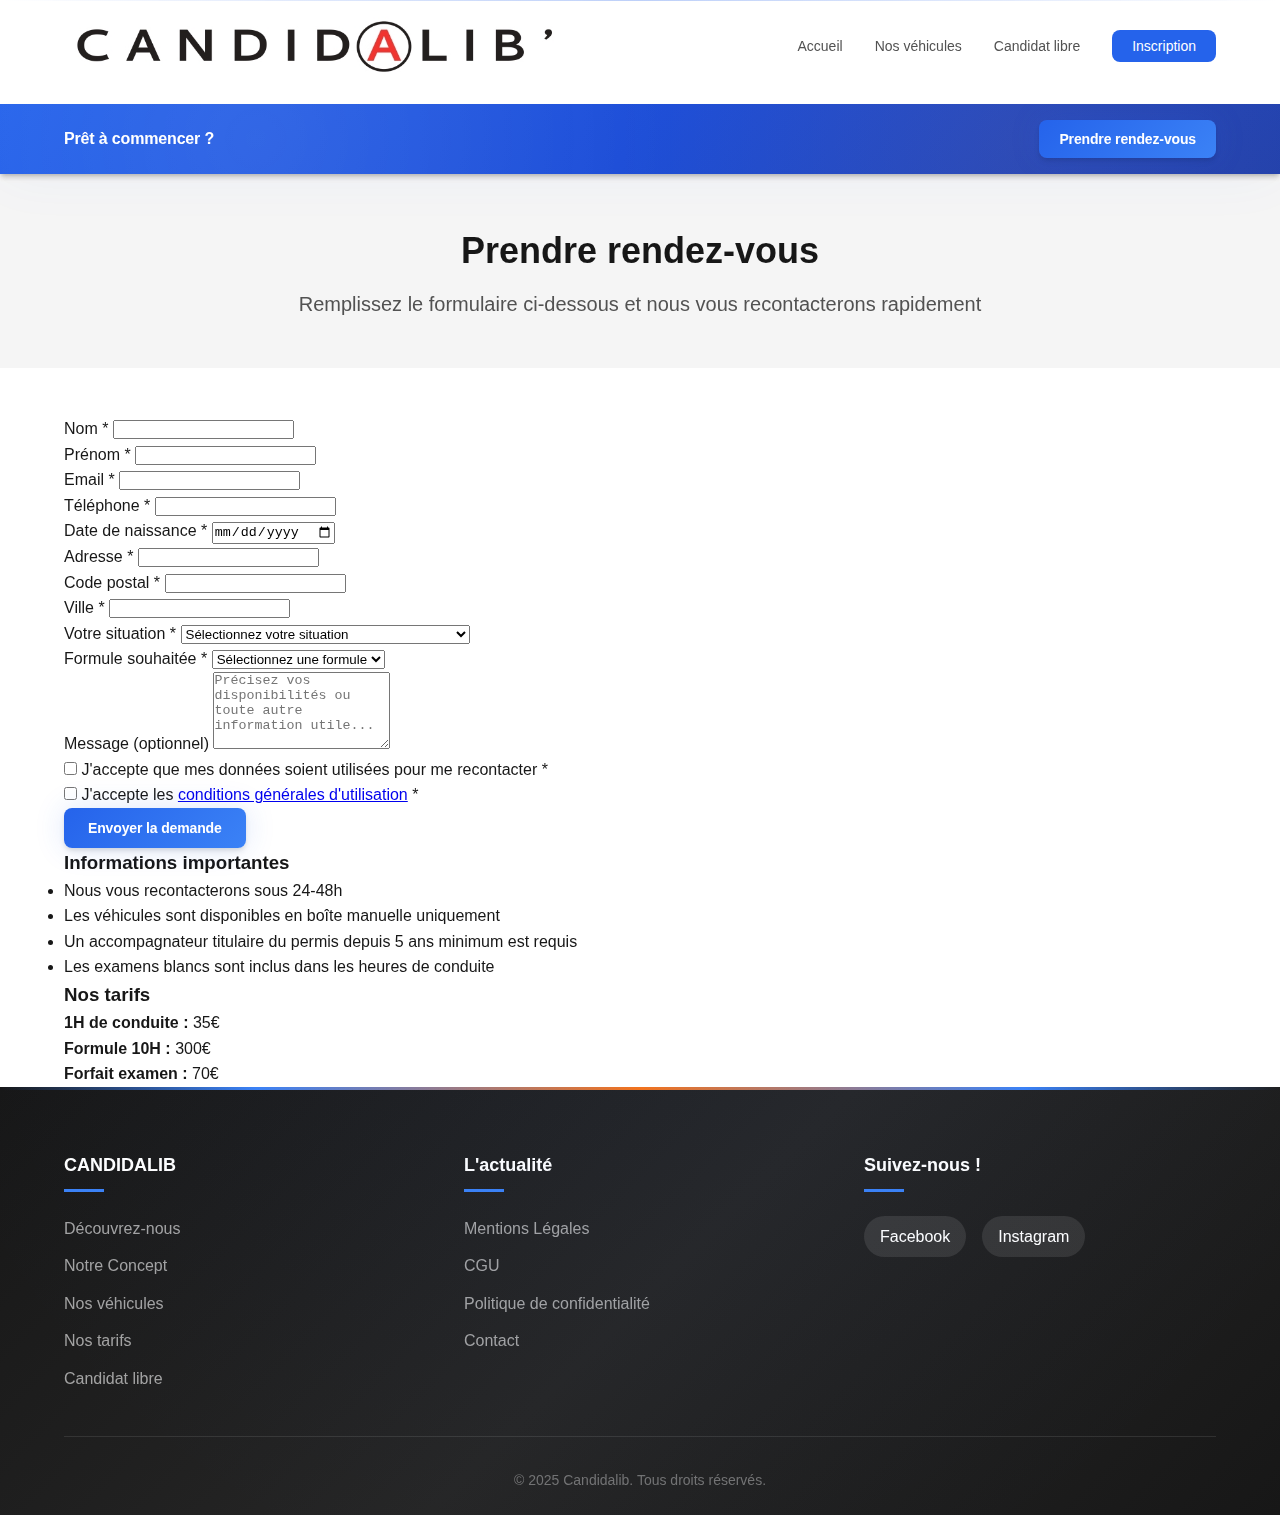
<file: inscription.html>
<!DOCTYPE html>
<html lang="fr">
<head>
    <meta charset="UTF-8">
    <meta name="viewport" content="width=device-width, initial-scale=1.0">
    <title>Inscription - Prendre rendez-vous - Candidalib</title>
    <meta name="description" content="Inscrivez-vous pour réserver un véhicule à double commande. Leçons de conduite à 35€/h ou forfait 10h à 300€.">
    <link rel="stylesheet" href="styles.css">
</head>
<body>
    <!-- Header -->
    <header class="header">
        <nav class="navbar">
            <div class="container">
                <div class="nav-brand">
                    <a href="index.html" class="logo">
                        <img src="logocandi.jpg" alt="Candidalib" class="logo-img">
                    </a>
                </div>
                <ul class="nav-menu">
                    <li><a href="index.html" class="nav-link">Accueil</a></li>
                    <li><a href="vehicules.html" class="nav-link">Nos véhicules</a></li>
                    <li><a href="candidat-libre.html" class="nav-link">Candidat libre</a></li>
                    <li><a href="inscription.html" class="nav-link btn-nav active">Inscription</a></li>
                </ul>
                <button class="menu-toggle" aria-label="Menu">
                    <span></span>
                    <span></span>
                    <span></span>
                </button>
            </div>
        </nav>
        
        <!-- Floating CTA Bar -->
        <div class="floating-cta" id="floatingCta">
            <div class="container">
                <div class="floating-cta-content">
                    <span class="floating-cta-text">Prêt à commencer ?</span>
                    <a href="inscription.html" class="btn btn-primary">Prendre rendez-vous</a>
                </div>
            </div>
        </div>
    </header>

    <!-- Page Header -->
    <section class="page-header">
        <div class="container">
            <h1 class="page-title">Prendre rendez-vous</h1>
            <p class="page-subtitle">Remplissez le formulaire ci-dessous et nous vous recontacterons rapidement</p>
        </div>
    </section>

    <!-- Formulaire -->
    <section class="form-section">
        <div class="container">
            <div class="form-wrapper">
                <form id="inscriptionForm" class="inscription-form">
                    <div class="form-group">
                        <label for="nom">Nom *</label>
                        <input type="text" id="nom" name="nom" required>
                    </div>

                    <div class="form-group">
                        <label for="prenom">Prénom *</label>
                        <input type="text" id="prenom" name="prenom" required>
                    </div>

                    <div class="form-group">
                        <label for="email">Email *</label>
                        <input type="email" id="email" name="email" required>
                    </div>

                    <div class="form-group">
                        <label for="telephone">Téléphone *</label>
                        <input type="tel" id="telephone" name="telephone" required>
                    </div>

                    <div class="form-group">
                        <label for="date_naissance">Date de naissance *</label>
                        <input type="date" id="date_naissance" name="date_naissance" required>
                    </div>

                    <div class="form-group">
                        <label for="adresse">Adresse *</label>
                        <input type="text" id="adresse" name="adresse" required>
                    </div>

                    <div class="form-row">
                        <div class="form-group">
                            <label for="code_postal">Code postal *</label>
                            <input type="text" id="code_postal" name="code_postal" required>
                        </div>

                        <div class="form-group">
                            <label for="ville">Ville *</label>
                            <input type="text" id="ville" name="ville" required>
                        </div>
                    </div>

                    <div class="form-group">
                        <label for="situation">Votre situation *</label>
                        <select id="situation" name="situation" required>
                            <option value="">Sélectionnez votre situation</option>
                            <option value="candidat-libre">Candidat libre (sans auto-école)</option>
                            <option value="heures-supplementaires">Heures supplémentaires (déjà en auto-école)</option>
                            <option value="conduite-supervisee">Conduite supervisée</option>
                            <option value="remise-niveau">Remise à niveau</option>
                            <option value="repassage">Repasser le permis</option>
                        </select>
                    </div>

                    <div class="form-group">
                        <label for="formule">Formule souhaitée *</label>
                        <select id="formule" name="formule" required>
                            <option value="">Sélectionnez une formule</option>
                            <option value="1h">1H - 35€</option>
                            <option value="10h">Formule 10H - 300€</option>
                            <option value="examen">Forfait examen - 70€</option>
                        </select>
                    </div>

                    <div class="form-group">
                        <label for="message">Message (optionnel)</label>
                        <textarea id="message" name="message" rows="5" placeholder="Précisez vos disponibilités ou toute autre information utile..."></textarea>
                    </div>

                    <div class="form-group checkbox-group">
                        <label class="checkbox-label">
                            <input type="checkbox" name="rgpd" required>
                            <span>J'accepte que mes données soient utilisées pour me recontacter *</span>
                        </label>
                    </div>

                    <div class="form-group checkbox-group">
                        <label class="checkbox-label">
                            <input type="checkbox" name="cgu" required>
                            <span>J'accepte les <a href="cgu.html" target="_blank">conditions générales d'utilisation</a> *</span>
                        </label>
                    </div>

                    <button type="submit" class="btn btn-primary btn-large">Envoyer la demande</button>
                </form>

                <div class="form-info">
                    <h3>Informations importantes</h3>
                    <ul>
                        <li>Nous vous recontacterons sous 24-48h</li>
                        <li>Les véhicules sont disponibles en boîte manuelle uniquement</li>
                        <li>Un accompagnateur titulaire du permis depuis 5 ans minimum est requis</li>
                        <li>Les examens blancs sont inclus dans les heures de conduite</li>
                    </ul>

                    <div class="pricing-summary">
                        <h3>Nos tarifs</h3>
                        <div class="price-item">
                            <strong>1H de conduite :</strong> 35€
                        </div>
                        <div class="price-item">
                            <strong>Formule 10H :</strong> 300€
                        </div>
                        <div class="price-item">
                            <strong>Forfait examen :</strong> 70€
                        </div>
                    </div>
                </div>
            </div>
        </div>
    </section>

    <!-- Footer -->
    <footer class="footer">
        <div class="container">
            <div class="footer-content">
                <div class="footer-section">
                    <h3 class="footer-title">CANDIDALIB</h3>
                    <ul class="footer-links">
                        <li><a href="index.html">Découvrez-nous</a></li>
                        <li><a href="index.html">Notre Concept</a></li>
                        <li><a href="vehicules.html">Nos véhicules</a></li>
                        <li><a href="index.html">Nos tarifs</a></li>
                        <li><a href="candidat-libre.html">Candidat libre</a></li>
                    </ul>
                </div>
                <div class="footer-section">
                    <h3 class="footer-title">L'actualité</h3>
                    <ul class="footer-links">
                        <li><a href="mentions-legales.html">Mentions Légales</a></li>
                        <li><a href="cgu.html">CGU</a></li>
                        <li><a href="confidentialite.html">Politique de confidentialité</a></li>
                        <li><a href="inscription.html">Contact</a></li>
                    </ul>
                </div>
                <div class="footer-section">
                    <h3 class="footer-title">Suivez-nous !</h3>
                    <div class="social-links">
                        <a href="#" aria-label="Facebook">Facebook</a>
                        <a href="#" aria-label="Instagram">Instagram</a>
                    </div>
                </div>
            </div>
            <div class="footer-bottom">
                <p>&copy; 2025 Candidalib. Tous droits réservés.</p>
            </div>
        </div>
    </footer>

    <script src="script.js"></script>
</body>
</html>
</file>
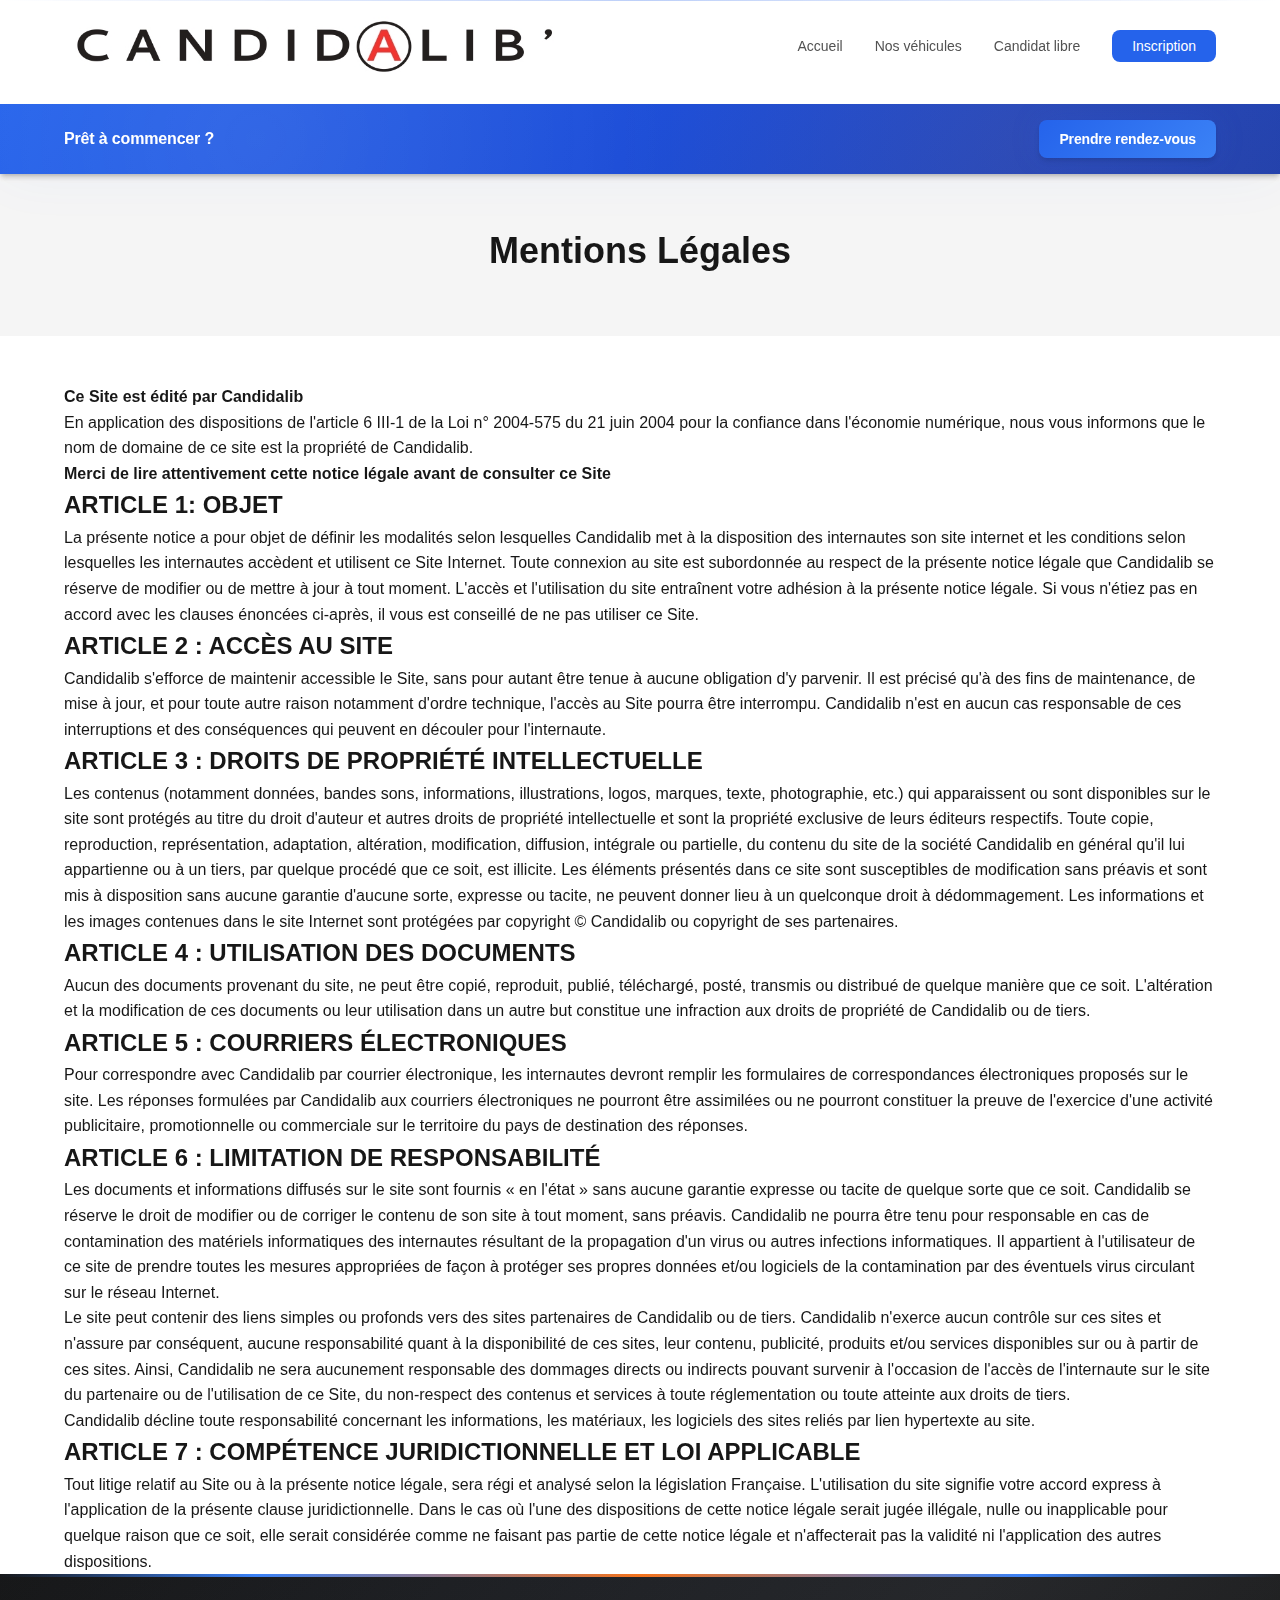
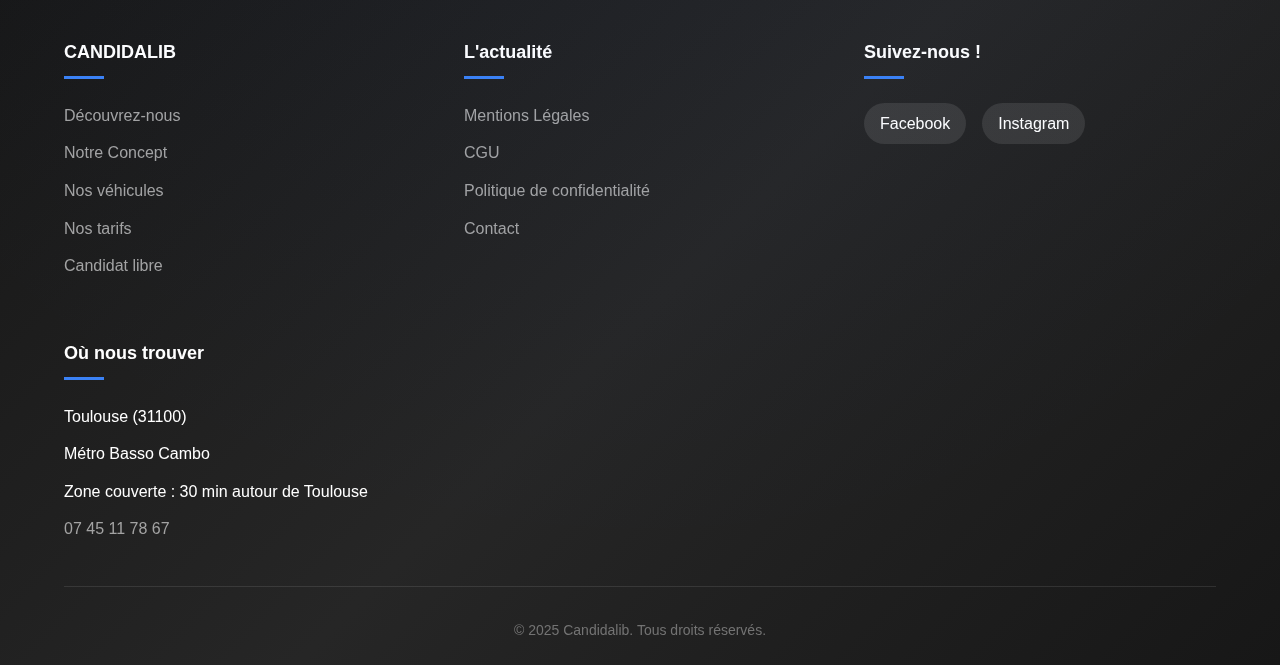
<file: mentions-legales.html>
<!DOCTYPE html>
<html lang="fr">
<head>
    <meta charset="UTF-8">
    <meta name="viewport" content="width=device-width, initial-scale=1.0">
    <link rel="icon" type="image/svg+xml" href="favicon.svg">
    <title>Mentions Légales - Candidalib Toulouse</title>
    <meta name="description" content="Mentions légales de Candidalib, service de location de véhicule à double commande basé à Toulouse (31100).">
    <link rel="canonical" href="https://candidalib.fr/mentions-legales.html">
    <link rel="stylesheet" href="styles.css">
</head>
<body>
    <!-- Header -->
    <header class="header">
        <nav class="navbar">
            <div class="container">
                <div class="nav-brand">
                    <a href="index.html" class="logo">
                        <img src="assets/logocandi.jpg" alt="Candidalib" class="logo-img">
                    </a>
                </div>
                <ul class="nav-menu">
                    <li><a href="index.html" class="nav-link">Accueil</a></li>
                    <li><a href="vehicules.html" class="nav-link">Nos véhicules</a></li>
                    <li><a href="candidat-libre.html" class="nav-link">Candidat libre</a></li>
                    <li><a href="tunnel.html" class="nav-link btn-nav">Inscription</a></li>
                </ul>
                <button class="menu-toggle" aria-label="Menu">
                    <span></span>
                    <span></span>
                    <span></span>
                </button>
            </div>
        </nav>
        
        <!-- Floating CTA Bar -->
        <div class="floating-cta" id="floatingCta">
            <div class="container">
                <div class="floating-cta-content">
                    <span class="floating-cta-text">Prêt à commencer ?</span>
                    <a href="contact.html" class="btn btn-primary">Prendre rendez-vous</a>
                </div>
            </div>
        </div>
    </header>

    <!-- Page Header -->
    <section class="page-header">
        <div class="container">
            <h1 class="page-title">Mentions Légales</h1>
        </div>
    </section>

    <!-- Content -->
    <section class="legal-section">
        <div class="container">
            <div class="legal-content">
                <p><strong>Ce Site est édité par Candidalib</strong></p>
                <p>En application des dispositions de l'article 6 III-1 de la Loi n° 2004-575 du 21 juin 2004 pour la confiance dans l'économie numérique, nous vous informons que le nom de domaine de ce site est la propriété de Candidalib.</p>
                
                <p><strong>Merci de lire attentivement cette notice légale avant de consulter ce Site</strong></p>

                <h2>ARTICLE 1: OBJET</h2>
                <p>La présente notice a pour objet de définir les modalités selon lesquelles Candidalib met à la disposition des internautes son site internet et les conditions selon lesquelles les internautes accèdent et utilisent ce Site Internet. Toute connexion au site est subordonnée au respect de la présente notice légale que Candidalib se réserve de modifier ou de mettre à jour à tout moment. L'accès et l'utilisation du site entraînent votre adhésion à la présente notice légale. Si vous n'étiez pas en accord avec les clauses énoncées ci-après, il vous est conseillé de ne pas utiliser ce Site.</p>

                <h2>ARTICLE 2 : ACCÈS AU SITE</h2>
                <p>Candidalib s'efforce de maintenir accessible le Site, sans pour autant être tenue à aucune obligation d'y parvenir. Il est précisé qu'à des fins de maintenance, de mise à jour, et pour toute autre raison notamment d'ordre technique, l'accès au Site pourra être interrompu. Candidalib n'est en aucun cas responsable de ces interruptions et des conséquences qui peuvent en découler pour l'internaute.</p>

                <h2>ARTICLE 3 : DROITS DE PROPRIÉTÉ INTELLECTUELLE</h2>
                <p>Les contenus (notamment données, bandes sons, informations, illustrations, logos, marques, texte, photographie, etc.) qui apparaissent ou sont disponibles sur le site sont protégés au titre du droit d'auteur et autres droits de propriété intellectuelle et sont la propriété exclusive de leurs éditeurs respectifs. Toute copie, reproduction, représentation, adaptation, altération, modification, diffusion, intégrale ou partielle, du contenu du site de la société Candidalib en général qu'il lui appartienne ou à un tiers, par quelque procédé que ce soit, est illicite. Les éléments présentés dans ce site sont susceptibles de modification sans préavis et sont mis à disposition sans aucune garantie d'aucune sorte, expresse ou tacite, ne peuvent donner lieu à un quelconque droit à dédommagement. Les informations et les images contenues dans le site Internet sont protégées par copyright © Candidalib ou copyright de ses partenaires.</p>

                <h2>ARTICLE 4 : UTILISATION DES DOCUMENTS</h2>
                <p>Aucun des documents provenant du site, ne peut être copié, reproduit, publié, téléchargé, posté, transmis ou distribué de quelque manière que ce soit. L'altération et la modification de ces documents ou leur utilisation dans un autre but constitue une infraction aux droits de propriété de Candidalib ou de tiers.</p>

                <h2>ARTICLE 5 : COURRIERS ÉLECTRONIQUES</h2>
                <p>Pour correspondre avec Candidalib par courrier électronique, les internautes devront remplir les formulaires de correspondances électroniques proposés sur le site. Les réponses formulées par Candidalib aux courriers électroniques ne pourront être assimilées ou ne pourront constituer la preuve de l'exercice d'une activité publicitaire, promotionnelle ou commerciale sur le territoire du pays de destination des réponses.</p>

                <h2>ARTICLE 6 : LIMITATION DE RESPONSABILITÉ</h2>
                <p>Les documents et informations diffusés sur le site sont fournis « en l'état » sans aucune garantie expresse ou tacite de quelque sorte que ce soit. Candidalib se réserve le droit de modifier ou de corriger le contenu de son site à tout moment, sans préavis. Candidalib ne pourra être tenu pour responsable en cas de contamination des matériels informatiques des internautes résultant de la propagation d'un virus ou autres infections informatiques. Il appartient à l'utilisateur de ce site de prendre toutes les mesures appropriées de façon à protéger ses propres données et/ou logiciels de la contamination par des éventuels virus circulant sur le réseau Internet.</p>
                <p>Le site peut contenir des liens simples ou profonds vers des sites partenaires de Candidalib ou de tiers. Candidalib n'exerce aucun contrôle sur ces sites et n'assure par conséquent, aucune responsabilité quant à la disponibilité de ces sites, leur contenu, publicité, produits et/ou services disponibles sur ou à partir de ces sites. Ainsi, Candidalib ne sera aucunement responsable des dommages directs ou indirects pouvant survenir à l'occasion de l'accès de l'internaute sur le site du partenaire ou de l'utilisation de ce Site, du non-respect des contenus et services à toute réglementation ou toute atteinte aux droits de tiers.</p>
                <p>Candidalib décline toute responsabilité concernant les informations, les matériaux, les logiciels des sites reliés par lien hypertexte au site.</p>

                <h2>ARTICLE 7 : COMPÉTENCE JURIDICTIONNELLE ET LOI APPLICABLE</h2>
                <p>Tout litige relatif au Site ou à la présente notice légale, sera régi et analysé selon la législation Française. L'utilisation du site signifie votre accord express à l'application de la présente clause juridictionnelle. Dans le cas où l'une des dispositions de cette notice légale serait jugée illégale, nulle ou inapplicable pour quelque raison que ce soit, elle serait considérée comme ne faisant pas partie de cette notice légale et n'affecterait pas la validité ni l'application des autres dispositions.</p>
            </div>
        </div>
    </section>

    <!-- Footer -->
    <footer class="footer">
        <div class="container">
            <div class="footer-content">
                <div class="footer-section">
                    <h3 class="footer-title">CANDIDALIB</h3>
                    <ul class="footer-links">
                        <li><a href="index.html">Découvrez-nous</a></li>
                        <li><a href="index.html">Notre Concept</a></li>
                        <li><a href="vehicules.html">Nos véhicules</a></li>
                        <li><a href="index.html">Nos tarifs</a></li>
                        <li><a href="candidat-libre.html">Candidat libre</a></li>
                    </ul>
                </div>
                <div class="footer-section">
                    <h3 class="footer-title">L'actualité</h3>
                    <ul class="footer-links">
                        <li><a href="mentions-legales.html">Mentions Légales</a></li>
                        <li><a href="cgu.html">CGU</a></li>
                        <li><a href="confidentialite.html">Politique de confidentialité</a></li>
                        <li><a href="contact.html">Contact</a></li>
                    </ul>
                </div>
                <div class="footer-section">
                    <h3 class="footer-title">Suivez-nous !</h3>
                    <div class="social-links">
                        <a href="#" aria-label="Facebook">Facebook</a>
                        <a href="#" aria-label="Instagram">Instagram</a>
                    </div>
                </div>
                <div class="footer-section">
                    <h3 class="footer-title">Où nous trouver</h3>
                    <ul class="footer-links">
                        <li>Toulouse (31100)</li>
                        <li>Métro Basso Cambo</li>
                        <li>Zone couverte : 30 min autour de Toulouse</li>
                        <li><a href="tel:0745117867">07 45 11 78 67</a></li>
                    </ul>
                </div>
            </div>
            <div class="footer-bottom">
                <p>&copy; 2025 Candidalib. Tous droits réservés.</p>
            </div>
        </div>
    </footer>

    <script src="script.js"></script>
</body>
</html>
</file>
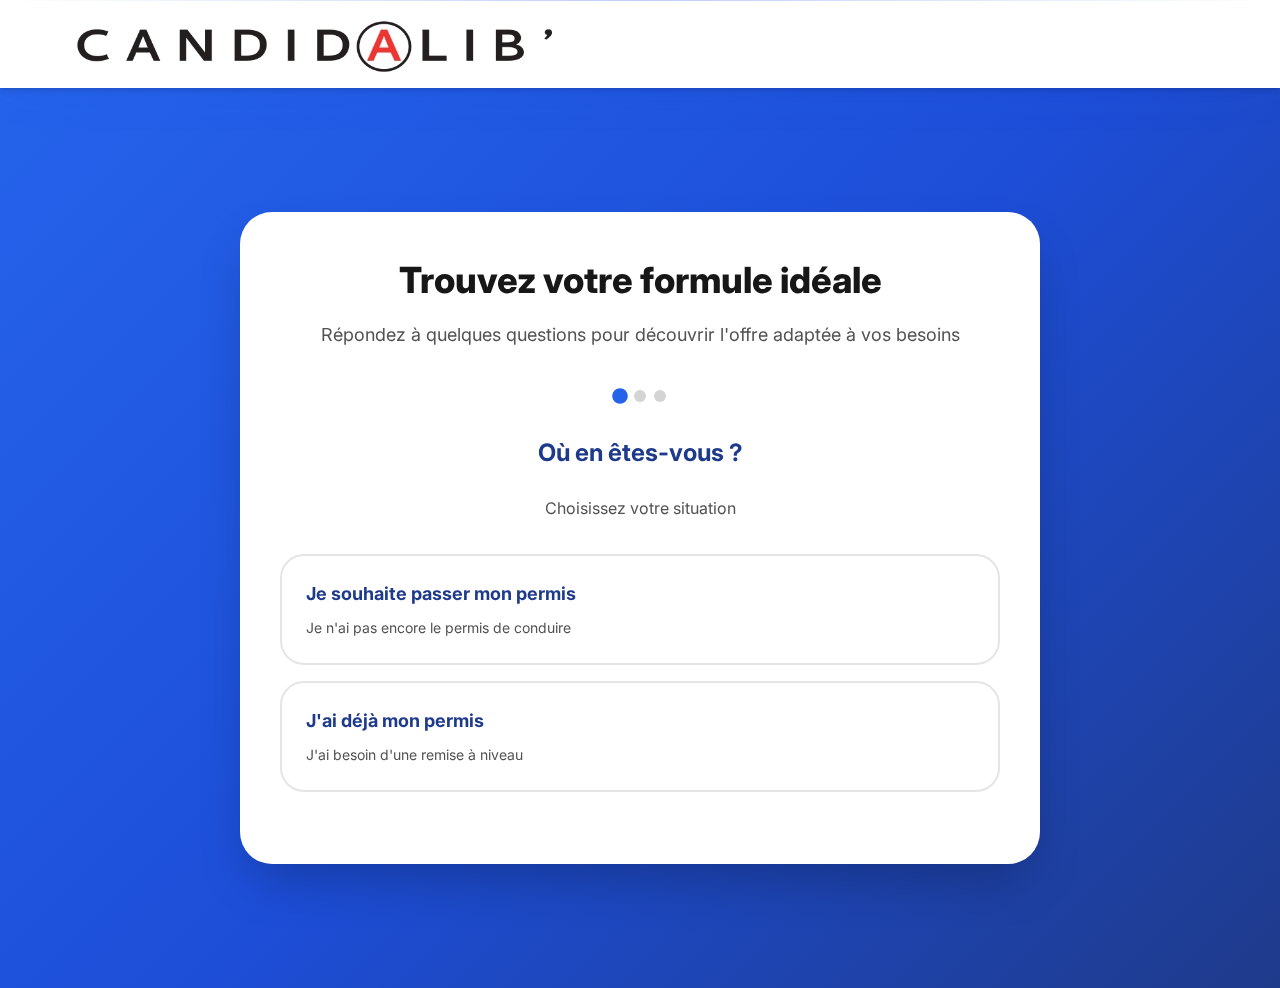
<file: tunnel.html>
<!DOCTYPE html>
<html lang="fr">
<head>
    <meta charset="UTF-8">
    <meta name="viewport" content="width=device-width, initial-scale=1.0">
    <title>Trouver ma formule permis à Toulouse - Candidalib</title>
    <meta name="description" content="Trouvez la formule Candidalib adaptée à votre situation à Toulouse. Rendez-vous au métro Basso Cambo pour passer votre permis en candidat libre.">
    <link rel="canonical" href="https://candidalib.fr/tunnel.html">
    <meta property="og:title" content="Trouver ma formule permis à Toulouse - Candidalib">
    <meta property="og:description" content="Trouvez la formule Candidalib adaptée à votre situation à Toulouse. Rendez-vous au métro Basso Cambo.">
    <meta property="og:url" content="https://candidalib.fr/tunnel.html">
    <meta property="og:type" content="website">
    <meta property="og:locale" content="fr_FR">
    <link rel="preconnect" href="https://fonts.googleapis.com">
    <link rel="preconnect" href="https://fonts.gstatic.com" crossorigin>
    <link href="https://fonts.googleapis.com/css2?family=Inter:wght@400;500;600;700;800&display=swap" rel="stylesheet">
    <link rel="stylesheet" href="styles.css">
    <style>
        .tunnel-container {
            min-height: 100vh;
            background: linear-gradient(135deg, var(--primary-600) 0%, var(--primary-700) 50%, var(--primary-900) 100%);
            padding: var(--space-8) var(--space-4);
            display: flex;
            align-items: center;
            justify-content: center;
        }
        
        .tunnel-card {
            background: white;
            border-radius: var(--radius-3xl);
            box-shadow: var(--shadow-2xl);
            max-width: 800px;
            width: 100%;
            padding: var(--space-10);
            margin: 0 auto;
        }
        
        .tunnel-header {
            text-align: center;
            margin-bottom: var(--space-10);
        }
        
        .tunnel-header h1 {
            font-size: var(--text-4xl);
            font-weight: 800;
            color: var(--text-primary);
            margin-bottom: var(--space-3);
        }
        
        .tunnel-header p {
            color: var(--text-secondary);
            font-size: var(--text-lg);
        }
        
        .step-indicator {
            display: flex;
            justify-content: center;
            gap: var(--space-2);
            margin-bottom: var(--space-8);
        }
        
        .step-dot {
            width: 12px;
            height: 12px;
            border-radius: 50%;
            background: var(--neutral-300);
            transition: all var(--transition-base);
        }
        
        .step-dot.active {
            background: var(--primary-600);
            transform: scale(1.3);
        }
        
        .step-dot.completed {
            background: var(--success);
        }
        
        .tunnel-step {
            opacity: 0;
            transform: translateY(20px);
            pointer-events: none;
            transition: opacity 0.4s ease, transform 0.4s ease;
            display: none;
        }
        
        .tunnel-step.active {
            opacity: 1;
            transform: translateY(0);
            pointer-events: all;
            display: block;
        }
        
        .step-question {
            font-size: var(--text-2xl);
            font-weight: 700;
            color: var(--primary-900);
            margin-bottom: var(--space-6);
            text-align: center;
        }
        
        .step-description {
            text-align: center;
            color: var(--text-secondary);
            margin-bottom: var(--space-8);
            font-size: var(--text-base);
        }
        
        .options-grid {
            display: grid;
            gap: var(--space-4);
            margin-bottom: var(--space-8);
        }
        
        .option-card {
            position: relative;
            display: flex;
            flex-direction: column;
            gap: var(--space-2);
            padding: var(--space-6);
            border-radius: var(--radius-2xl);
            border: 2px solid var(--neutral-200);
            background: white;
            cursor: pointer;
            transition: all 0.25s ease;
        }
        
        .option-card input {
            position: absolute;
            opacity: 0;
            cursor: pointer;
            width: 100%;
            height: 100%;
            top: 0;
            left: 0;
            z-index: 2;
        }
        
        .option-card:hover {
            border-color: var(--primary-400);
            transform: translateY(-2px);
            box-shadow: var(--shadow-lg);
        }
        
        .option-card.selected {
            border-color: var(--primary-600);
            background: linear-gradient(135deg, rgba(37, 99, 235, 0.05), rgba(16, 185, 129, 0.05));
            box-shadow: 0 0 0 4px rgba(37, 99, 235, 0.1);
            transform: translateY(-2px);
        }
        
        .option-title {
            font-weight: 700;
            color: var(--primary-900);
            font-size: var(--text-lg);
            position: relative;
            z-index: 1;
        }
        
        .option-description {
            color: var(--text-secondary);
            font-size: var(--text-sm);
            position: relative;
            z-index: 1;
        }
        
        .tunnel-navigation {
            display: flex;
            justify-content: space-between;
            align-items: center;
            gap: var(--space-4);
            margin-top: var(--space-8);
        }
        
        .btn-tunnel {
            padding: var(--space-3) var(--space-6);
            border-radius: var(--radius-lg);
            font-weight: 600;
            font-size: var(--text-sm);
            border: none;
            cursor: pointer;
            transition: all var(--transition-base);
        }
        
        .btn-tunnel-secondary {
            background: transparent;
            border: 2px solid var(--neutral-300);
            color: var(--text-secondary);
        }
        
        .btn-tunnel-secondary:hover {
            border-color: var(--primary-400);
            color: var(--primary-600);
        }
        
        .btn-tunnel-primary {
            background: var(--primary-600);
            color: white;
            box-shadow: var(--shadow-md);
        }
        
        .btn-tunnel-primary:hover {
            background: var(--primary-700);
            transform: translateY(-2px);
            box-shadow: var(--shadow-lg);
        }
        
        .btn-tunnel-primary:disabled {
            opacity: 0.5;
            cursor: not-allowed;
            transform: none;
        }
        
        @media (max-width: 768px) {
            .tunnel-card {
                padding: var(--space-6);
            }
            
            .tunnel-header h1 {
                font-size: var(--text-2xl);
            }
            
            .step-question {
                font-size: var(--text-xl);
            }
        }
    </style>
</head>
<body>
    <!-- Header -->
    <header class="header">
        <nav class="navbar">
            <div class="container">
                <div class="nav-brand">
                    <a href="index.html" class="logo">
                        <img src="assets/logocandi.jpg" alt="Candidalib" class="logo-img">
                    </a>
                </div>
            </div>
        </nav>
    </header>

    <!-- Tunnel Container -->
    <div class="tunnel-container">
        <div class="tunnel-card">
            <div class="tunnel-header">
                <h1>Trouvez votre formule idéale</h1>
                <p>Répondez à quelques questions pour découvrir l'offre adaptée à vos besoins</p>
            </div>

            <!-- Step Indicator -->
            <div class="step-indicator">
                <div class="step-dot active" data-step-dot="0"></div>
                <div class="step-dot" data-step-dot="1"></div>
                <div class="step-dot" data-step-dot="2"></div>
            </div>

            <!-- Form -->
            <form id="tunnel-form">
                <!-- ÉTAPE 0 : Situation de base -->
                <div class="tunnel-step active" data-step="0">
                    <h2 class="step-question">Où en êtes-vous ?</h2>
                    <p class="step-description">Choisissez votre situation</p>
                    
                    <div class="options-grid">
                        <label class="option-card">
                            <input type="radio" name="base" value="passer" required>
                            <span class="option-title">Je souhaite passer mon permis</span>
                            <span class="option-description">Je n'ai pas encore le permis de conduire</span>
                        </label>
                        
                        <label class="option-card">
                            <input type="radio" name="base" value="ai-permis" required>
                            <span class="option-title">J'ai déjà mon permis</span>
                            <span class="option-description">J'ai besoin d'une remise à niveau</span>
                        </label>
                    </div>
                </div>

                <!-- Étapes dynamiques générées par JavaScript -->
                <div id="dynamic-steps"></div>
            </form>

                <!-- Navigation -->
                <div class="tunnel-navigation">
                    <button type="button" id="btn-prev" class="btn-tunnel btn-tunnel-secondary" style="display: none;">
                        ← Précédent
                    </button>
                    <div style="flex: 1;"></div>
                </div>
            </form>
        </div>
    </div>

    <script>
        const form = document.getElementById('tunnel-form');
        const dynamicSteps = document.getElementById('dynamic-steps');
        const btnPrev = document.getElementById('btn-prev');
        let currentStepIndex = 0;
        let userChoices = {};
        let stepsHistory = []; // Pour gérer le retour

        // Arbre de décision
        const flowTree = {
            'passer': {
                question: "Quelle est votre situation actuelle ?",
                description: "Précisez votre parcours",
                options: [
                    { value: 'ai-auto-ecole', title: "J'ai déjà une auto-école", description: "Je suis inscrit dans une auto-école" },
                    { value: 'pas-auto-ecole', title: "Non, je n'ai pas d'auto-école", description: "Je souhaite me former autrement" },
                    { value: 'conduite-accompagnee', title: "Je suis en conduite accompagnée/supervisée sans accompagnateur", description: "J'ai besoin d'un accompagnateur équipé" }
                ],
                next: (choice) => {
                    if (choice === 'ai-auto-ecole') return 'auto-ecole-action';
                    if (choice === 'pas-auto-ecole') return 'pas-auto-ecole-detail';
                    if (choice === 'conduite-accompagnee') return 'REDIRECT:index.html#conduite-accompagnee';
                }
            },
            'auto-ecole-action': {
                question: "Que souhaitez-vous faire ?",
                description: "Choisissez votre besoin",
                options: [
                    { value: 'heures-supp', title: "Je souhaite faire des heures supplémentaires", description: "Complément à ma formation actuelle" },
                    { value: 'transfert', title: "Je souhaite transférer mon dossier", description: "Changer d'établissement" }
                ],
                next: (choice) => {
                    if (choice === 'heures-supp') return 'heures-deja-faites';
                    if (choice === 'transfert') return 'REDIRECT:candidat-libre.html?action=transfert';
                }
            },
            'heures-deja-faites': {
                question: "Combien d'heures avez-vous déjà effectuées ?",
                description: "Pour mieux vous orienter",
                options: [
                    { value: 'moins-20', title: "Moins de 20 heures", description: "Début de formation" },
                    { value: 'plus-20', title: "Plus de 20 heures", description: "Formation avancée" }
                ],
                next: () => 'heures-besoin'
            },
            'heures-besoin': {
                question: "Combien d'heures pensez-vous avoir besoin ?",
                description: "Choisissez votre formule",
                options: [
                    { value: '1-5', title: "Entre 1 et 5 heures", description: "Quelques sessions de perfectionnement" },
                    { value: '5-10', title: "Entre 5 et 10 heures", description: "Programme de préparation" },
                    { value: 'plus-10', title: "Plus de 10 heures", description: "Formation complète" }
                ],
                next: (choice) => {
                    if (choice === '1-5') return 'REDIRECT:index.html?highlight=session#tarifs';
                    if (choice === '5-10') return 'REDIRECT:index.html?highlight=forfait10h#tarifs';
                    if (choice === 'plus-10') return 'REDIRECT:index.html?highlight=forfait10h#tarifs';
                }
            },
            'pas-auto-ecole-detail': {
                question: "Précisez votre situation",
                description: "Pour vous orienter au mieux",
                options: [
                    { value: 'premiere-fois', title: "Je passe mon permis pour la première fois", description: "Candidat libre complet" },
                    { value: 'deja-passe', title: "J'ai déjà passé mon permis", description: "Repassage ou remise à niveau" }
                ],
                next: (choice) => {
                    if (choice === 'premiere-fois') return 'REDIRECT:candidat-libre.html?action=contact';
                    if (choice === 'deja-passe') return 'deja-passe-detail';
                }
            },
            'deja-passe-detail': {
                question: "Quel est votre besoin ?",
                description: "Choisissez votre objectif",
                options: [
                    { value: 'repasser', title: "Je dois le repasser", description: "Récupérer mon permis" },
                    { value: 'remise-niveau', title: "Je souhaite une remise à niveau", description: "Reprendre confiance au volant" }
                ],
                next: () => 'REDIRECT:index.html?highlight=forfait10h#tarifs'
            }
        };

        // Générer une étape
        function generateStep(stepKey) {
            const stepData = flowTree[stepKey];
            if (!stepData) return null;

            const stepHTML = `
                <div class="tunnel-step active" data-step-key="${stepKey}">
                    <h2 class="step-question">${stepData.question}</h2>
                    <p class="step-description">${stepData.description}</p>
                    <div class="options-grid">
                        ${stepData.options.map(opt => `
                            <label class="option-card">
                                <input type="radio" name="${stepKey}" value="${opt.value}" required>
                                <span class="option-title">${opt.title}</span>
                                <span class="option-description">${opt.description}</span>
                            </label>
                        `).join('')}
                    </div>
                </div>
            `;
            
            dynamicSteps.innerHTML = stepHTML;
            setupOptionListeners();
        }

        // Gérer les écouteurs d'options (pour les étapes dynamiques)
        function setupOptionListeners() {
            const allOptions = document.querySelectorAll('#dynamic-steps .option-card input');
            allOptions.forEach(input => {
                input.addEventListener('change', () => {
                    document.querySelectorAll(`input[name="${input.name}"]`).forEach(i => {
                        i.closest('.option-card').classList.toggle('selected', i === input);
                    });
                    userChoices[input.name] = input.value;
                    
                    // Avancer automatiquement après un court délai
                    setTimeout(() => {
                        goToNextStep();
                    }, 400); // Délai de 400ms pour voir la sélection
                });
            });
        }

        // Mettre à jour l'affichage du bouton précédent
        function updatePrevButton() {
            btnPrev.style.display = currentStepIndex === 0 ? 'none' : 'block';
        }

        // Naviguer vers la prochaine étape
        function goToNextStep() {
            // Chercher l'étape active dans le conteneur dynamique
            const currentStep = document.querySelector('#dynamic-steps .tunnel-step.active');
            if (!currentStep) {
                console.error('Aucune étape active trouvée');
                return;
            }
            
            const stepKey = currentStep.dataset.stepKey;
            
            // Récupérer le choix actuel
            const currentChoice = userChoices[stepKey];
            
            // Déterminer la prochaine étape
            const stepData = flowTree[stepKey];
            const nextKey = stepData ? stepData.next(currentChoice) : null;
            
            console.log('Step:', stepKey, 'Choice:', currentChoice, 'Next:', nextKey);
            
            // Gérer les redirections
            if (nextKey && nextKey.startsWith('REDIRECT:')) {
                const url = nextKey.replace('REDIRECT:', '');
                window.location.href = url;
                return;
            }
            
            // Ajouter à l'historique
            stepsHistory.push(stepKey);
            
            // Masquer l'étape actuelle
            currentStep.classList.remove('active');
            
            // Générer et afficher la nouvelle étape
            if (nextKey) {
                generateStep(nextKey);
                currentStepIndex++;
                updateStepIndicators();
                updatePrevButton();
            }
        }

        // Retour en arrière
        function goToPreviousStep() {
            if (stepsHistory.length === 0) {
                // Retour à l'étape 0
                const allSteps = Array.from(document.querySelectorAll('.tunnel-step'));
                allSteps.forEach(s => s.classList.remove('active'));
                allSteps[0].classList.add('active');
                currentStepIndex = 0;
                dynamicSteps.innerHTML = '';
            } else {
                // Retour à l'étape précédente
                const previousKey = stepsHistory.pop();
                const allSteps = Array.from(document.querySelectorAll('.tunnel-step'));
                allSteps.forEach(s => s.classList.remove('active'));
                
                if (stepsHistory.length === 0) {
                    allSteps[0].classList.add('active');
                    currentStepIndex = 0;
                    dynamicSteps.innerHTML = '';
                } else {
                    generateStep(previousKey);
                    currentStepIndex--;
                }
            }
            updateStepIndicators();
            updatePrevButton();
        }

        // Mettre à jour les indicateurs
        function updateStepIndicators() {
            const stepDots = Array.from(document.querySelectorAll('.step-dot'));
            stepDots.forEach((dot, index) => {
                dot.classList.remove('active', 'completed');
                if (index < currentStepIndex) {
                    dot.classList.add('completed');
                } else if (index === currentStepIndex) {
                    dot.classList.add('active');
                }
            });
        }

        // Gérer le premier choix
        document.querySelectorAll('input[name="base"]').forEach(input => {
            input.addEventListener('change', () => {
                document.querySelectorAll('input[name="base"]').forEach(i => {
                    i.closest('.option-card').classList.toggle('selected', i === input);
                });
                userChoices.base = input.value;
                
                // Avancer automatiquement après un court délai
                setTimeout(() => {
                    const baseChoice = userChoices.base;
                    if (baseChoice === 'ai-permis') {
                        window.location.href = 'index.html#remise-niveau';
                    } else if (baseChoice === 'passer') {
                        stepsHistory.push('base');
                        generateStep('passer');
                        currentStepIndex++;
                        updateStepIndicators();
                        updatePrevButton();
                    }
                }, 400);
            });
        });

        // Événement bouton précédent
        btnPrev.addEventListener('click', goToPreviousStep);

        // Initialisation au chargement de la page
        window.addEventListener('DOMContentLoaded', () => {
            setupOptionListeners();
            updatePrevButton();
        });
    </script>
</body>
</html>
</file>
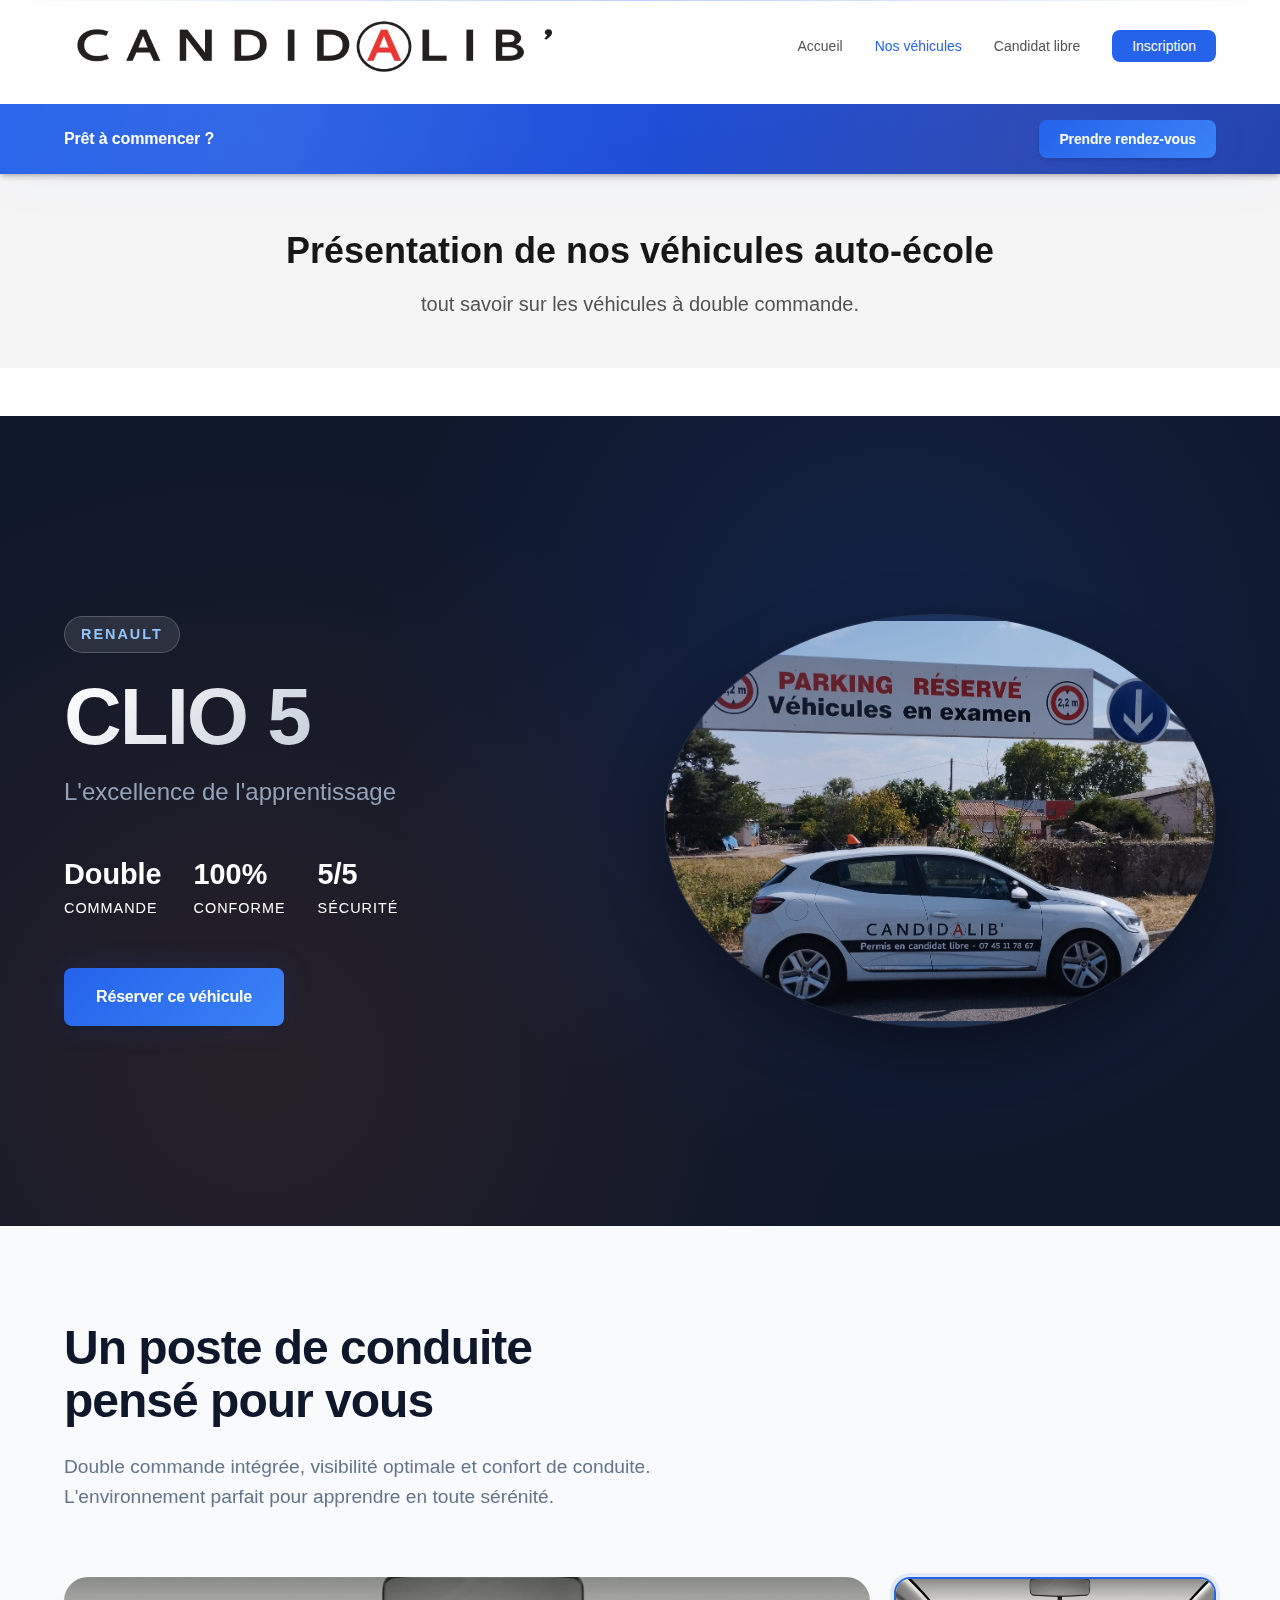
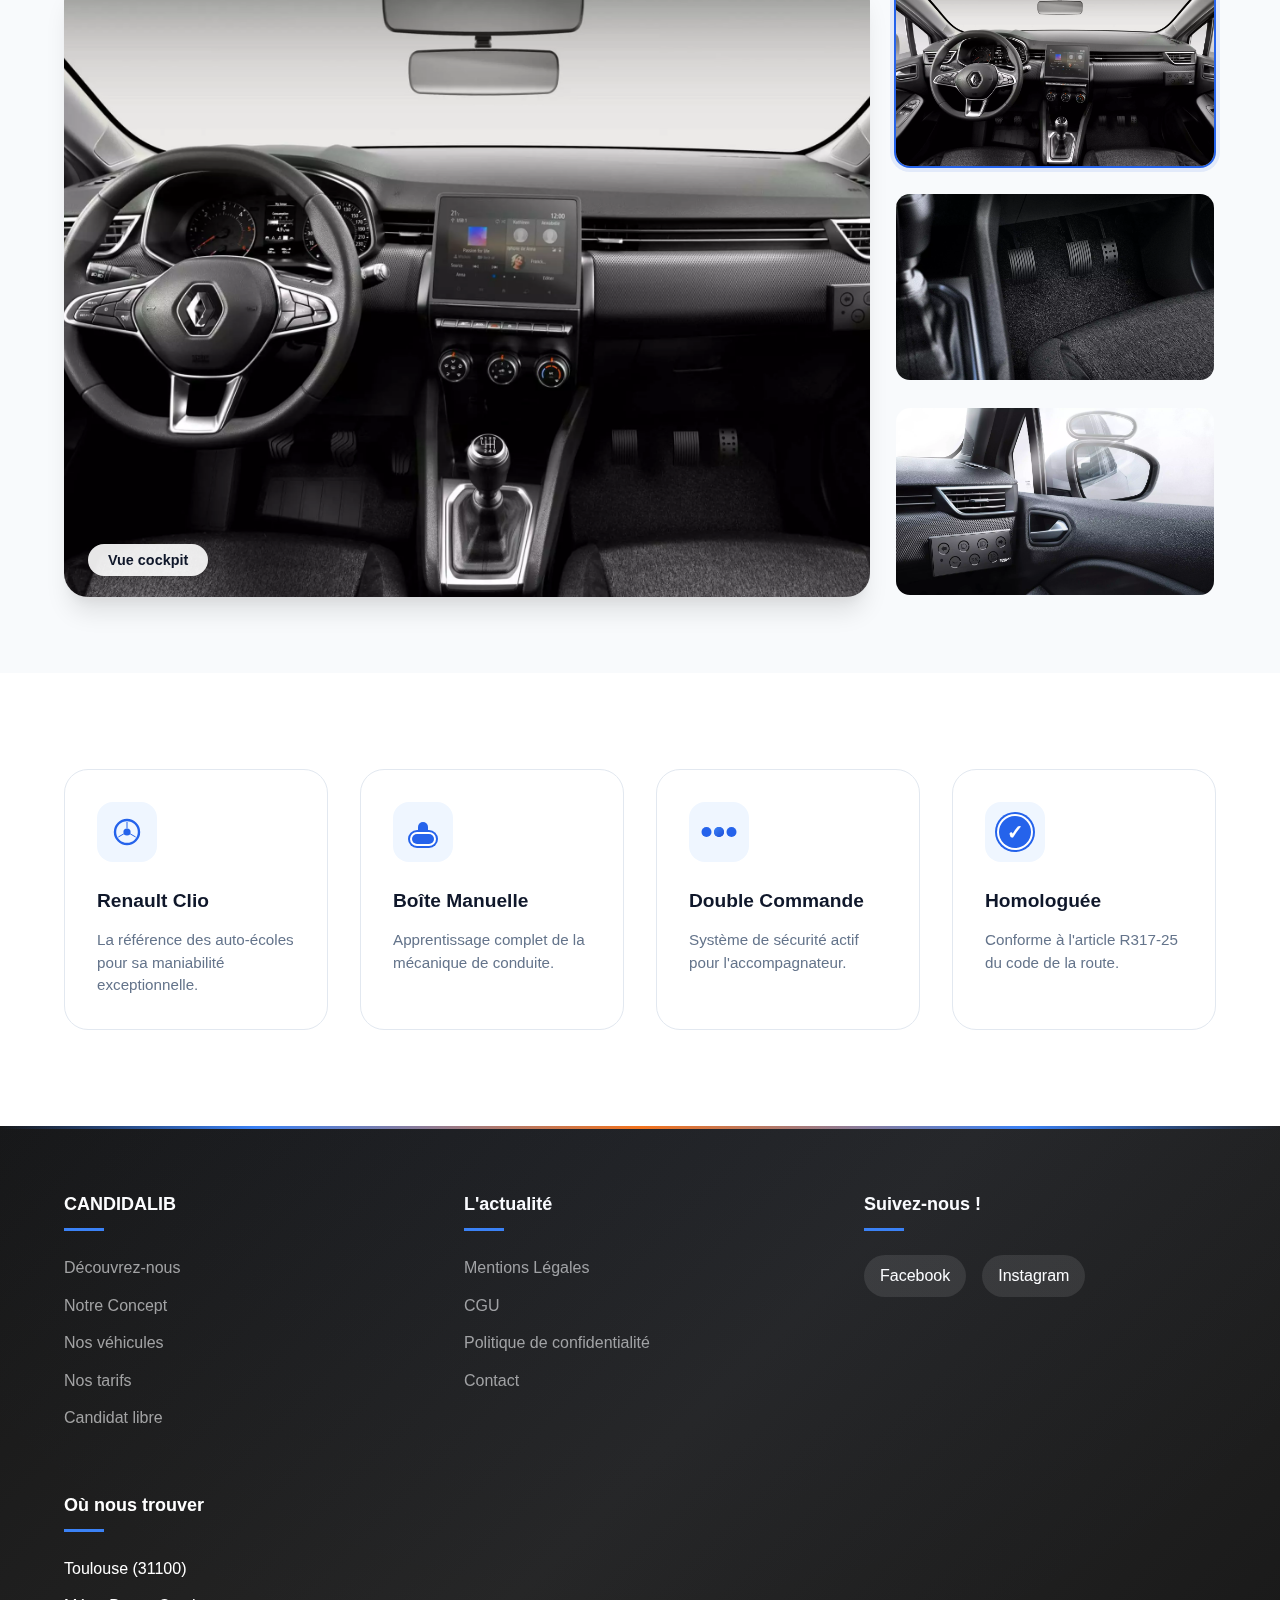
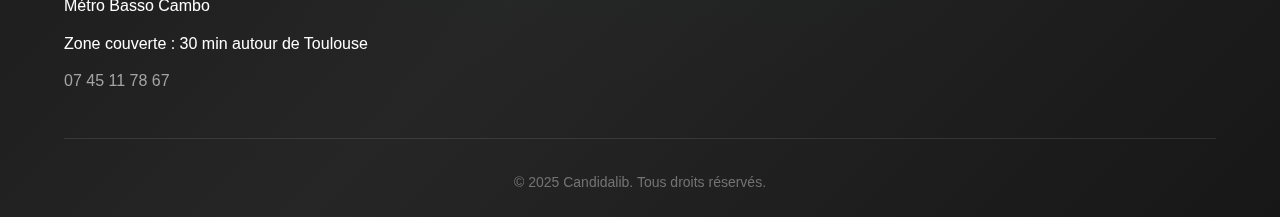
<file: vehicules.html>
<!DOCTYPE html>
<html lang="fr">
<head>
    <meta charset="UTF-8">
    <meta name="viewport" content="width=device-width, initial-scale=1.0">
    <link rel="icon" type="image/svg+xml" href="favicon.svg">
    <title>Nos véhicules à double commande à Toulouse - Candidalib</title>
    <meta name="description" content="Véhicules à double commande disponibles à Toulouse au métro Basso Cambo. Candidalib accompagne les candidats libres au permis de conduire dans toute l'agglomération toulousaine.">
    <link rel="canonical" href="https://candidalib.fr/vehicules.html">
    <meta property="og:title" content="Nos véhicules à double commande à Toulouse - Candidalib">
    <meta property="og:description" content="Véhicules à double commande disponibles à Toulouse, métro Basso Cambo, pour les candidats libres au permis de conduire.">
    <meta property="og:url" content="https://candidalib.fr/vehicules.html">
    <meta property="og:type" content="website">
    <meta property="og:locale" content="fr_FR">
    <link rel="stylesheet" href="styles.css">
</head>
<body>
    <!-- Header -->
    <header class="header">
        <nav class="navbar">
            <div class="container">
                <div class="nav-brand">
                    <a href="index.html" class="logo">
                        <img src="assets/logocandi.jpg" alt="Candidalib" class="logo-img">
                    </a>
                </div>
                <ul class="nav-menu">
                    <li><a href="index.html" class="nav-link">Accueil</a></li>
                    <li><a href="vehicules.html" class="nav-link active">Nos véhicules</a></li>
                    <li><a href="candidat-libre.html" class="nav-link">Candidat libre</a></li>
                    <li><a href="tunnel.html" class="nav-link btn-nav">Inscription</a></li>
                </ul>
                <button class="menu-toggle" aria-label="Menu">
                    <span></span>
                    <span></span>
                    <span></span>
                </button>
            </div>
        </nav>
        
        <!-- Floating CTA Bar -->
        <div class="floating-cta" id="floatingCta">
            <div class="container">
                <div class="floating-cta-content">
                    <span class="floating-cta-text">Prêt à commencer ?</span>
                    <a href="contact.html" class="btn btn-primary">Prendre rendez-vous</a>
                </div>
            </div>
        </div>
    </header>

    <!-- Page Header -->
    <section class="page-header">
        <div class="container">
            <h1 class="page-title">Présentation de nos véhicules auto-école</h1>
            <p class="page-subtitle">tout savoir sur les véhicules à double commande.</p>
        </div>
    </section>

    <!-- Hero Vehicle Section -->
    <section class="vehicle-hero-section">
        <div class="vehicle-hero-bg"></div>
        <div class="container">
            <div class="vehicle-showcase-grid">
                <!-- Colonne Info -->
                <div class="vehicle-info-col">
                    <div class="brand-tag">RENAULT</div>
                    <h1 class="model-title">CLIO 5</h1>
                    <p class="model-subtitle">L'excellence de l'apprentissage</p>
                    <div class="vehicle-highlights">
                        <div class="highlight-item">
                            <span class="highlight-value">Double</span>
                            <span class="highlight-label">Commande</span>
                        </div>
                        <div class="highlight-item">
                            <span class="highlight-value">100%</span>
                            <span class="highlight-label">Conforme</span>
                        </div>
                        <div class="highlight-item">
                            <span class="highlight-value">5/5</span>
                            <span class="highlight-label">Sécurité</span>
                        </div>
                    </div>
                    <a href="tunnel.html" class="btn btn-primary btn-lg">Réserver ce véhicule</a>
                </div>

                <!-- Colonne Image -->
                <div class="vehicle-image-col">
                    <div class="vehicle-image-circle">
                        <img src="assets/clio.jpg" alt="Renault Clio 5 Auto-école" class="vehicle-hero-img">
                    </div>
                </div>
            </div>
        </div>
    </section>

    <!-- Interior Gallery Section -->
    <section class="interior-section">
        <div class="container">
            <div class="section-header-left">
                <h2 class="section-title-large">Un poste de conduite <br>pensé pour vous</h2>
                <p class="section-desc">Double commande intégrée, visibilité optimale et confort de conduite. L'environnement parfait pour apprendre en toute sérénité.</p>
            </div>

            <div class="gallery-layout">
                <div class="main-view">
                    <img src="assets/clio-interieur-1.png" alt="Vue intérieure principale" id="mainInteriorImage">
                    <div class="view-overlay">
                        <span class="view-tag">Vue cockpit</span>
                    </div>
                </div>
                <div class="thumbnails-grid">
                    <div class="thumb-item active" onclick="changeImage(this, 'assets/clio-interieur-1.png')">
                        <img src="assets/clio-interieur-1.png" alt="Cockpit">
                    </div>
                    <div class="thumb-item" onclick="changeImage(this, 'assets/clio-interieur-2.png')">
                        <img src="assets/clio-interieur-2.png" alt="Passager">
                    </div>
                    <div class="thumb-item" onclick="changeImage(this, 'assets/clio-interieur-3.png')">
                        <img src="assets/clio-interieur-3.png" alt="Commandes">
                    </div>
                </div>
            </div>
        </div>
    </section>

    <!-- Tech Specs Grid -->
    <section class="tech-specs-section">
        <div class="container">
            <div class="specs-grid-layout">
                <!-- Card 1 -->
                <div class="tech-card">
                    <div class="tech-icon-wrapper">
                        <div class="spec-icon icon-steering-wheel-svg">
                            <svg xmlns="http://www.w3.org/2000/svg" viewBox="0 0 100 100" width="100%" height="100%">
                                <g transform="translate(50, 50)">
                                    <circle cx="0" cy="0" r="30" fill="none" stroke="currentColor" stroke-width="6"/>
                                    <line x1="0" y1="-10" x2="0" y2="-24" stroke="currentColor" stroke-width="2.5" stroke-linecap="round"/>
                                    <line x1="-8.66" y1="5" x2="-20.78" y2="12" stroke="currentColor" stroke-width="2.5" stroke-linecap="round"/>
                                    <line x1="8.66" y1="5" x2="20.78" y2="12" stroke="currentColor" stroke-width="2.5" stroke-linecap="round"/>
                                    <circle cx="0" cy="0" r="9" fill="currentColor"/>
                                </g>
                            </svg>
                        </div>
                    </div>
                    <h3>Renault Clio</h3>
                    <p>La référence des auto-écoles pour sa maniabilité exceptionnelle.</p>
                </div>

                <!-- Card 2 -->
                <div class="tech-card">
                    <div class="tech-icon-wrapper">
                        <div class="spec-icon icon-gear-transmission"></div>
                    </div>
                    <h3>Boîte Manuelle</h3>
                    <p>Apprentissage complet de la mécanique de conduite.</p>
                </div>

                <!-- Card 3 -->
                <div class="tech-card">
                    <div class="tech-icon-wrapper">
                        <div class="spec-icon icon-double-command"></div>
                    </div>
                    <h3>Double Commande</h3>
                    <p>Système de sécurité actif pour l'accompagnateur.</p>
                </div>

                <!-- Card 4 -->
                <div class="tech-card">
                    <div class="tech-icon-wrapper">
                        <div class="spec-icon icon-shield"></div>
                    </div>
                    <h3>Homologuée</h3>
                    <p>Conforme à l'article R317-25 du code de la route.</p>
                </div>
            </div>
        </div>
    </section>

    <!-- Footer -->
    <footer class="footer">
        <div class="container">
            <div class="footer-content">
                <div class="footer-section">
                    <h3 class="footer-title">CANDIDALIB</h3>
                    <ul class="footer-links">
                        <li><a href="index.html">Découvrez-nous</a></li>
                        <li><a href="index.html">Notre Concept</a></li>
                        <li><a href="vehicules.html">Nos véhicules</a></li>
                        <li><a href="index.html">Nos tarifs</a></li>
                        <li><a href="candidat-libre.html">Candidat libre</a></li>
                    </ul>
                </div>
                <div class="footer-section">
                    <h3 class="footer-title">L'actualité</h3>
                    <ul class="footer-links">
                        <li><a href="mentions-legales.html">Mentions Légales</a></li>
                        <li><a href="cgu.html">CGU</a></li>
                        <li><a href="confidentialite.html">Politique de confidentialité</a></li>
                        <li><a href="contact.html">Contact</a></li>
                    </ul>
                </div>
                <div class="footer-section">
                    <h3 class="footer-title">Suivez-nous !</h3>
                    <div class="social-links">
                        <a href="#" aria-label="Facebook">Facebook</a>
                        <a href="#" aria-label="Instagram">Instagram</a>
                    </div>
                </div>
                <div class="footer-section">
                    <h3 class="footer-title">Où nous trouver</h3>
                    <ul class="footer-links">
                        <li>Toulouse (31100)</li>
                        <li>Métro Basso Cambo</li>
                        <li>Zone couverte : 30 min autour de Toulouse</li>
                        <li><a href="tel:0745117867">07 45 11 78 67</a></li>
                    </ul>
                </div>
            </div>
            <div class="footer-bottom">
                <p>&copy; 2025 Candidalib. Tous droits réservés.</p>
            </div>
        </div>
    </footer>

    <script src="script.js"></script>
</body>
</html>
</file>
<file: styles.css>
/* ============================================
   CANDIDALIB - Design System & Brand Identity
   ============================================ */

/* Reset & Base Styles */
* {
    margin: 0;
    padding: 0;
    box-sizing: border-box;
}

/* Brand Identity - Color Palette */
:root {
    /* Primary Colors - Trust & Professionalism */
    --primary-50: #eff6ff;
    --primary-100: #dbeafe;
    --primary-200: #bfdbfe;
    --primary-300: #93c5fd;
    --primary-400: #60a5fa;
    --primary-500: #3b82f6;  /* Main brand blue */
    --primary-600: #2563eb;
    --primary-700: #1d4ed8;
    --primary-800: #1e40af;
    --primary-900: #1e3a8a;
    
    /* Secondary Colors - Energy & Savings */
    --secondary-50: #fff7ed;
    --secondary-100: #ffedd5;
    --secondary-200: #fed7aa;
    --secondary-300: #fdba74;
    --secondary-400: #fb923c;
    --secondary-500: #f97316;  /* Main accent */
    --secondary-600: #ea580c;
    --secondary-700: #c2410c;
    
    /* Neutral Colors - Sophistication */
    --neutral-50: #fafafa;
    --neutral-100: #f5f5f5;
    --neutral-200: #e5e5e5;
    --neutral-300: #d4d4d4;
    --neutral-400: #a3a3a3;
    --neutral-500: #737373;
    --neutral-600: #525252;
    --neutral-700: #404040;
    --neutral-800: #262626;
    --neutral-900: #171717;
    
    /* Semantic Colors */
    --success: #10b981;
    --success-light: #d1fae5;
    --warning: #f59e0b;
    --error: #ef4444;
    --info: #3b82f6;
    
    /* Brand Application */
    --primary-color: var(--primary-600);
    --primary-dark: var(--primary-800);
    --primary-light: var(--primary-400);
    --secondary-color: var(--secondary-500);
    --secondary-dark: var(--secondary-600);
    --accent-color: var(--primary-500);
    
    /* Text Colors */
    --text-primary: var(--neutral-900);
    --text-secondary: var(--neutral-600);
    --text-tertiary: var(--neutral-500);
    --text-inverse: #ffffff;
    
    /* Background Colors */
    --bg-primary: #ffffff;
    --bg-secondary: var(--neutral-50);
    --bg-tertiary: var(--neutral-100);
    
    /* Spacing System (8px base) */
    --space-1: 0.25rem;   /* 4px */
    --space-2: 0.5rem;    /* 8px */
    --space-3: 0.75rem;   /* 12px */
    --space-4: 1rem;      /* 16px */
    --space-5: 1.25rem;   /* 20px */
    --space-6: 1.5rem;    /* 24px */
    --space-8: 2rem;      /* 32px */
    --space-10: 2.5rem;   /* 40px */
    --space-12: 3rem;     /* 48px */
    --space-16: 4rem;     /* 64px */
    --space-20: 5rem;     /* 80px */
    --space-24: 6rem;     /* 96px */
    
    /* Typography Scale */
    --font-sans: 'Inter', -apple-system, BlinkMacSystemFont, 'Segoe UI', Roboto, 'Helvetica Neue', Arial, sans-serif;
    --font-display: 'Inter', var(--font-sans);
    
    --text-xs: 0.75rem;      /* 12px */
    --text-sm: 0.875rem;    /* 14px */
    --text-base: 1rem;      /* 16px */
    --text-lg: 1.125rem;    /* 18px */
    --text-xl: 1.25rem;     /* 20px */
    --text-2xl: 1.5rem;     /* 24px */
    --text-3xl: 1.875rem;   /* 30px */
    --text-4xl: 2.25rem;    /* 36px */
    --text-5xl: 3rem;       /* 48px */
    --text-6xl: 3.75rem;    /* 60px */
    
    /* Shadows - Premium & Layered */
    --shadow-xs: 0 1px 2px 0 rgba(0, 0, 0, 0.05);
    --shadow-sm: 0 1px 3px 0 rgba(0, 0, 0, 0.1), 0 1px 2px 0 rgba(0, 0, 0, 0.06);
    --shadow-md: 0 4px 6px -1px rgba(0, 0, 0, 0.1), 0 2px 4px -1px rgba(0, 0, 0, 0.06);
    --shadow-lg: 0 10px 15px -3px rgba(0, 0, 0, 0.1), 0 4px 6px -2px rgba(0, 0, 0, 0.05);
    --shadow-xl: 0 20px 25px -5px rgba(0, 0, 0, 0.1), 0 10px 10px -5px rgba(0, 0, 0, 0.04);
    --shadow-2xl: 0 25px 50px -12px rgba(0, 0, 0, 0.25);
    --shadow-glow: 0 0 20px rgba(37, 99, 235, 0.15), 0 0 40px rgba(37, 99, 235, 0.08);
    --shadow-premium: 0 20px 60px -15px rgba(0, 0, 0, 0.3), 0 0 40px -10px rgba(37, 99, 235, 0.1);
    --shadow-elevated: 0 30px 60px -15px rgba(0, 0, 0, 0.4), 0 10px 30px -10px rgba(37, 99, 235, 0.15);
    
    /* Border Radius */
    --radius-sm: 0.375rem;   /* 6px */
    --radius-md: 0.5rem;     /* 8px */
    --radius-lg: 0.75rem;    /* 12px */
    --radius-xl: 1rem;       /* 16px */
    --radius-2xl: 1.5rem;    /* 24px */
    --radius-3xl: 2rem;      /* 32px */
    --radius-full: 9999px;
    
    /* Transitions - Sophisticated */
    --transition-fast: 200ms cubic-bezier(0.4, 0, 0.2, 1);
    --transition-base: 300ms cubic-bezier(0.4, 0, 0.2, 1);
    --transition-slow: 500ms cubic-bezier(0.4, 0, 0.2, 1);
    --transition-bounce: 600ms cubic-bezier(0.68, -0.55, 0.265, 1.55);
    --transition-smooth: 400ms cubic-bezier(0.4, 0, 0.6, 1);
    
    /* Gradients */
    --gradient-primary: linear-gradient(135deg, #2563eb 0%, #1d4ed8 100%);
    --gradient-secondary: linear-gradient(135deg, #3b82f6 0%, #2563eb 50%, #1d4ed8 100%);
    --gradient-hero: linear-gradient(135deg, #dbeafe 0%, #bfdbfe 50%, #93c5fd 100%);
    --gradient-shine: linear-gradient(45deg, transparent 30%, rgba(255, 255, 255, 0.1) 50%, transparent 70%);
    --gradient-glass: linear-gradient(135deg, rgba(255, 255, 255, 0.1) 0%, rgba(255, 255, 255, 0.05) 100%);
}

/* Base Styles */
body {
    font-family: var(--font-sans);
    font-size: var(--text-base);
    line-height: 1.6;
    color: var(--text-primary);
    background-color: var(--bg-primary);
    -webkit-font-smoothing: antialiased;
    -moz-osx-font-smoothing: grayscale;
    position: relative;
    z-index: 0;
}

/* ============================================
   PREMIUM ANIMATIONS & KEYFRAMES
   ============================================ */
/* Entry animations removed per user request */

@keyframes pulse {
    0%, 100% { transform: scale(1); }
    50% { transform: scale(1.05); }
}

@keyframes float {
    0%, 100% { transform: translateY(0px); }
    50% { transform: translateY(-15px); }
}

@keyframes shimmer {
    0% { background-position: -1000px 0; }
    100% { background-position: 1000px 0; }
}

@keyframes heroGlow {
    0%, 100% { transform: translate(0, 0) scale(1); opacity: 1; }
    50% { transform: translate(-5%, 5%) scale(1.05); opacity: 0.9; }
}

@keyframes shine {
    0% { transform: rotate(45deg) translateX(-100%); }
    100% { transform: rotate(45deg) translateX(100%); }
}

@keyframes gradientShift {
    0%, 100% { opacity: 0.8; }
    50% { opacity: 1; }
}

/* Animation Utility Classes */
/* .animate-on-scroll {
    opacity: 0;
    transform: translateY(40px);
} */

/* .animate-on-scroll.is-visible {
    animation: fadeInUp 0.8s cubic-bezier(0.4, 0, 0.2, 1) forwards;
} */

.container {
    width: 100%;
    max-width: 1200px;
    margin: 0 auto;
    padding: 0 var(--space-6);
}

/* ============================================
   HEADER & NAVIGATION
   ============================================ */
.header {
    background: rgba(255, 255, 255, 0.92);
    backdrop-filter: blur(20px) saturate(180%);
    box-shadow: var(--shadow-md), 0 0 60px rgba(37, 99, 235, 0.05);
    position: sticky;
    top: 0;
    z-index: 1000;
    transition: all var(--transition-smooth);
}

.header::before {
    content: '';
    position: absolute;
    top: 0;
    left: 0;
    right: 0;
    height: 1px;
    background: linear-gradient(90deg, transparent, rgba(37, 99, 235, 0.3) 50%, transparent);
    opacity: 0;
    transition: opacity var(--transition-base);
}

.header:hover::before {
    opacity: 1;
}

.navbar {
    padding: var(--space-4) 0 var(--space-3) 0;
}

.navbar .container {
    display: flex;
    justify-content: space-between;
    align-items: center;
}

.logo {
    display: flex;
    align-items: center;
    text-decoration: none;
    font-weight: 700;
    font-size: var(--text-2xl);
    color: var(--text-primary);
    transition: transform var(--transition-fast);
}

.logo-img {
    height: 60px; /* Reduced by half as requested (from original size) */
    width: auto;
    object-fit: contain;
}

.nav-menu {
    display: flex;
    list-style: none;
    gap: var(--space-8);
    align-items: center;
}

.nav-link {
    color: var(--text-secondary);
    text-decoration: none;
    font-weight: 500;
    font-size: var(--text-sm);
    transition: all var(--transition-smooth);
    position: relative;
    padding: var(--space-2) 0;
}

.nav-link::before {
    content: '';
    position: absolute;
    bottom: 0;
    left: 50%;
    width: 0;
    height: 2px;
    background: linear-gradient(90deg, var(--primary-500), var(--primary-700));
    transform: translateX(-50%);
    transition: width var(--transition-smooth);
    border-radius: 2px;
}

.nav-link:hover::before {
    width: 100%;
}

.nav-link:hover,
.nav-link.active {
    color: var(--primary-600);
    transform: translateY(-1px);
}

/* Floating CTA Bar - Premium Design */
.floating-cta {
    position: relative;
    background: linear-gradient(135deg, var(--primary-600) 0%, var(--primary-700) 50%, var(--primary-800) 100%);
    color: var(--text-inverse);
    padding: var(--space-4) 0;
    box-shadow: var(--shadow-md);
    overflow: hidden;
    margin-top: var(--space-4);
}

.floating-cta::before {
    content: '';
    position: absolute;
    inset: 0;
    background: 
        radial-gradient(circle at 20% 50%, rgba(255, 255, 255, 0.08) 0%, transparent 40%),
        radial-gradient(circle at 80% 50%, rgba(251, 146, 60, 0.08) 0%, transparent 40%);
    pointer-events: none;
}

.floating-cta.show {
    top: 73px;
}

.floating-cta-content {
    display: flex;
    justify-content: space-between;
    align-items: center;
}

.floating-cta-text {
    font-weight: 600;
    font-size: var(--text-base);
    letter-spacing: -0.01em;
}

.floating-cta .btn {
    padding: var(--space-2) var(--space-5);
    font-size: var(--text-sm);
}

/* ============================================
   BUTTONS
   ============================================ */
.btn {
    display: inline-flex;
    align-items: center;
    justify-content: center;
    padding: var(--space-3) var(--space-6);
    border-radius: var(--radius-md);
    text-decoration: none;
    font-weight: 600;
    font-size: var(--text-sm);
    transition: all var(--transition-base);
    border: none;
    cursor: pointer;
    position: relative;
    overflow: hidden;
    letter-spacing: -0.01em;
}

.btn-primary {
    background: linear-gradient(135deg, var(--primary-600), var(--primary-500));
    color: var(--text-inverse);
    box-shadow: var(--shadow-md), 0 0 30px rgba(37, 99, 235, 0.15);
    position: relative;
    overflow: hidden;
}

.btn-primary::before {
    content: '';
    position: absolute;
    top: 50%;
    left: 50%;
    width: 0;
    height: 0;
    border-radius: 50%;
    background: rgba(255, 255, 255, 0.2);
    transform: translate(-50%, -50%);
    transition: width var(--transition-slow), height var(--transition-slow);
}

.btn-primary:hover::before {
    width: 300px;
    height: 300px;
}

.btn-primary:hover {
    background: linear-gradient(135deg, var(--primary-700), var(--primary-600));
    transform: translateY(-2px) scale(1.02);
    box-shadow: var(--shadow-premium);
}

.btn-primary:active {
    transform: translateY(0) scale(0.98);
}

.btn-secondary {
    background-color: var(--secondary-500);
    color: var(--text-inverse);
    box-shadow: var(--shadow-sm);
}

.btn-secondary:hover {
    background-color: var(--secondary-600);
    transform: translateY(-2px);
    box-shadow: var(--shadow-md);
}

.btn-secondary:active {
    transform: translateY(0);
}

.btn-outline {
    background-color: transparent;
    border: 2px solid var(--primary-600);
    color: var(--primary-600);
}

.btn-outline:hover {
    background-color: var(--primary-50);
    color: var(--primary-700);
}

.btn-nav {
    padding: var(--space-2) var(--space-5);
    background: var(--primary-600);
    color: var(--text-inverse) !important;
    border-radius: var(--radius-md);
}

.btn-nav:hover {
    background: var(--primary-700);
    transform: translateY(-1px);
}

.btn-lg {
    padding: var(--space-4) var(--space-8);
    font-size: var(--text-base);
}

/* ============================================
   HERO SECTION (HOME)
   ============================================ */
.hero {
    background: linear-gradient(135deg, var(--primary-600) 0%, var(--primary-700) 50%, var(--primary-900) 100%);
    color: var(--text-inverse);
    padding: var(--space-24) 0 var(--space-20);
    text-align: center;
    position: relative;
    overflow: hidden;
    z-index: 0;
}

.hero::before {
    content: '';
    position: absolute;
    top: -50%;
    left: -50%;
    right: -50%;
    bottom: -50%;
    background: 
        radial-gradient(circle at 20% 30%, rgba(255, 255, 255, 0.12) 0%, transparent 40%),
        radial-gradient(circle at 80% 70%, rgba(251, 146, 60, 0.12) 0%, transparent 40%),
        radial-gradient(circle at 50% 50%, rgba(59, 130, 246, 0.08) 0%, transparent 60%);
    pointer-events: none;
    animation: heroGlow 20s ease-in-out infinite;
    z-index: 0;
}

.hero::after {
    content: '';
    position: absolute;
    top: 0;
    left: 0;
    right: 0;
    bottom: 0;
    background: 
        repeating-linear-gradient(45deg, transparent, transparent 80px, rgba(255, 255, 255, 0.02) 80px, rgba(255, 255, 255, 0.02) 160px);
    pointer-events: none;
    z-index: 0;
}

.hero-content {
    max-width: 800px;
    margin: 0 auto;
    position: relative;
    z-index: 1;
}

.hero-badge {
    display: inline-flex;
    align-items: center;
    background: rgba(255, 255, 255, 0.15);
    backdrop-filter: blur(10px);
    padding: var(--space-2) var(--space-4);
    border-radius: 50px;
    font-size: var(--text-sm);
    font-weight: 500;
    margin-bottom: var(--space-6);
    border: 1px solid rgba(255, 255, 255, 0.2);
}

.hero-title {
    font-size: var(--text-5xl);
    font-weight: 800;
    line-height: 1.1;
    margin-bottom: var(--space-4);
    letter-spacing: -0.02em;
}

.hero-subtitle {
    font-size: var(--text-3xl);
    font-weight: 400;
    margin-bottom: var(--space-6);
    opacity: 0.9;
}

.highlight {
    color: var(--secondary-400);
    font-weight: 700;
    position: relative;
}

.hero-description {
    font-size: var(--text-xl);
    margin-bottom: var(--space-8);
    opacity: 0.9;
    max-width: 600px;
    margin-left: auto;
    margin-right: auto;
}

/* ============================================
   CONCEPT SECTION
   ============================================ */
.concept-section {
    padding: var(--space-20) 0;
    position: relative;
    z-index: 0;
    background: #fff;
}

.section-header {
    text-align: center;
    max-width: 800px;
    margin: 0 auto var(--space-12);
}

.section-title {
    font-size: var(--text-3xl);
    font-weight: 800;
    color: var(--primary-900);
    margin-bottom: var(--space-2);
    text-transform: uppercase;
    letter-spacing: 0.05em;
}

.section-subtitle {
    font-size: var(--text-xl);
    color: var(--text-secondary);
    font-weight: 400;
}

.section-intro {
    font-size: var(--text-lg);
    color: var(--text-secondary);
}

.concept-content {
    display: grid;
    grid-template-columns: 1fr;
    gap: var(--space-12);
    align-items: center;
}

@media (min-width: 992px) {
    .concept-content {
        grid-template-columns: 1fr 1fr;
    }
}

.concept-image {
    position: relative;
    border-radius: var(--radius-2xl);
    overflow: hidden;
    box-shadow: var(--shadow-xl);
    aspect-ratio: 4 / 3;
    z-index: auto;
}

.concept-image img {
    /* ZOOM de 150% (100% initial + 50% augmentation) */
    width: 150%;
    height: 150%;
    object-fit: cover;
    object-position: center;
    transition: transform var(--transition-slow);
    /* Compensation pour centrer l'image agrandie */
    margin: -25%;
}

.concept-image:hover img {
    transform: scale(1.05);
}

.concept-text p {
    margin-bottom: var(--space-4);
    font-size: var(--text-lg);
    line-height: 1.8;
    color: var(--text-secondary);
}

.concept-text p:first-child {
    font-size: var(--text-xl);
    color: var(--text-primary);
    font-weight: 500;
}

/* ============================================
   PRICING SECTION
   ============================================ */
.why-section {
    background-color: var(--bg-secondary);
    padding: var(--space-20) 0;
    position: relative;
    z-index: auto;
}

.pricing-cards {
    display: grid;
    grid-template-columns: repeat(auto-fit, minmax(300px, 1fr));
    gap: var(--space-8);
}

.pricing-card {
    background: var(--bg-primary);
    padding: var(--space-8);
    border-radius: var(--radius-3xl);
    box-shadow: var(--shadow-lg);
    text-align: center;
    transition: all var(--transition-smooth);
    position: relative;
    border: 1px solid var(--neutral-200);
    display: flex;
    flex-direction: column;
    overflow: hidden;
}

.pricing-card::before {
    content: '';
    position: absolute;
    top: -50%;
    left: -50%;
    width: 200%;
    height: 200%;
    background: var(--gradient-shine);
    transform: rotate(45deg);
    opacity: 0;
    transition: opacity var(--transition-slow);
}

.pricing-card:hover::before {
    opacity: 1;
    animation: shine 1.5s ease-in-out;
}

.pricing-card:hover {
    transform: translateY(-12px) scale(1.02);
    box-shadow: var(--shadow-elevated);
    border-color: var(--primary-300);
}

.pricing-card.featured {
    border: 2px solid var(--primary-500);
    background: linear-gradient(135deg, var(--primary-50) 0%, rgba(255, 255, 255, 0.95) 100%);
    transform: scale(1.08);
    box-shadow: var(--shadow-premium);
}

.card-badge {
    position: absolute;
    top: var(--space-4);
    right: var(--space-4);
    background: var(--primary-100);
    color: var(--primary-700);
    padding: var(--space-1) var(--space-3);
    border-radius: 20px;
    font-size: var(--text-xs);
    font-weight: 700;
    text-transform: uppercase;
}

.pricing-card.featured .card-badge {
    background: var(--secondary-500);
    color: white;
}

.card-icon {
    width: 120px;
    height: 120px;
    background: transparent;
    border-radius: 50%;
    display: flex;
    align-items: center;
    justify-content: center;
    margin: 0 auto var(--space-6);
    color: var(--primary-600);
    font-size: var(--text-2xl);
    overflow: visible;
}

.card-title {
    font-size: var(--text-xl);
    font-weight: 700;
    margin-bottom: var(--space-4);
    color: var(--text-primary);
}

.card-price {
    font-size: var(--text-lg);
    margin-bottom: var(--space-6);
    color: var(--text-secondary);
}

.card-price strong {
    font-size: var(--text-4xl);
    color: var(--primary-600);
    display: block;
    margin-top: var(--space-2);
}

.card-savings {
    background: var(--success-light);
    color: var(--success);
    display: inline-block;
    padding: var(--space-1) var(--space-3);
    border-radius: var(--radius-sm);
    font-size: var(--text-sm);
    font-weight: 600;
    margin-bottom: var(--space-6);
}

.card-features {
    list-style: none;
    margin-bottom: var(--space-8);
    text-align: left;
}

.card-features li {
    padding: var(--space-2) 0;
    display: flex;
    align-items: center;
    gap: var(--space-3);
    color: var(--text-secondary);
}

.icon-check {
    color: var(--success);
    font-weight: bold;
}

.card-description {
    font-size: var(--text-sm);
    color: var(--text-tertiary);
    margin-top: auto;
}

/* ============================================
   TESTIMONIALS
   ============================================ */
.testimonials-section {
    padding: var(--space-20) 0;
    position: relative;
    z-index: auto;
    background: #fff;
}

.rating-display {
    text-align: center;
    margin-bottom: var(--space-12);
}

.stars {
    color: #fbbf24;
    font-size: var(--text-2xl);
    margin-bottom: var(--space-2);
}

.rating-text {
    font-weight: 700;
    font-size: var(--text-xl);
    margin-bottom: var(--space-1);
}

.rating-count {
    color: var(--text-tertiary);
    font-size: var(--text-sm);
}

.testimonials-grid {
    display: grid;
    grid-template-columns: repeat(auto-fit, minmax(300px, 1fr));
    gap: var(--space-8);
}

.testimonial-card {
    background: linear-gradient(135deg, rgba(255, 255, 255, 1) 0%, rgba(255, 255, 255, 0.98) 100%);
    padding: var(--space-8);
    border-radius: var(--radius-2xl);
    box-shadow: var(--shadow-lg);
    transition: all var(--transition-smooth);
    border-left: 4px solid var(--primary-500);
    position: relative;
    overflow: hidden;
}

.testimonial-card::before {
    content: '';
    position: absolute;
    top: 0;
    left: 0;
    width: 100%;
    height: 100%;
    background: radial-gradient(circle at top left, rgba(37, 99, 235, 0.08) 0%, transparent 60%);
    opacity: 0;
    transition: opacity var(--transition-base);
}

.testimonial-card:hover::before {
    opacity: 1;
}

.testimonial-card:hover {
    transform: translateY(-8px) scale(1.02);
    box-shadow: var(--shadow-premium);
    border-left-color: var(--secondary-500);
}

.testimonial-text {
    font-style: italic;
    color: var(--text-secondary);
    margin-bottom: var(--space-6);
    line-height: 1.6;
}

.testimonial-author {
    display: flex;
    flex-direction: column;
}

.author-name {
    font-weight: 700;
    color: var(--text-primary);
}

.author-location {
    font-size: var(--text-sm);
    color: var(--text-tertiary);
}

.testimonial-date {
    font-size: var(--text-xs);
    color: var(--text-tertiary);
    margin-top: var(--space-1);
}

/* ============================================
   CONCEPT BLOCKS (DETAILS)
   ============================================ */
.concepts-detailed {
    background-color: var(--bg-secondary);
    padding: var(--space-20) 0;
}

.concept-block {
    display: flex;
    flex-direction: column;
    gap: var(--space-8);
    margin-bottom: var(--space-12);
    padding: var(--space-8);
    background: var(--bg-secondary);
    border-radius: var(--radius-2xl);
    box-shadow: var(--shadow-sm);
    border-left: 4px solid var(--primary-500);
    transition: all var(--transition-base);
    overflow: hidden;
    position: relative;
    z-index: auto;
}

.concept-block:hover {
    transform: translateY(-4px);
    box-shadow: var(--shadow-lg);
    border-left-color: var(--secondary-500);
}

.concept-illustration {
    width: 100%;
    border-radius: var(--radius-xl);
    overflow: hidden;
    position: relative;
    display: flex;
    align-items: center;
    justify-content: center;
    background: transparent;
    aspect-ratio: 4/3;
    z-index: auto;
}

.concept-illustration img {
    /* Taille normale sans zoom */
    width: 100%; 
    height: 100%;
    
    /* Centrage absolu */
    object-fit: contain;
    object-position: center;
    
    display: block;
    border-radius: var(--radius-xl);
    transition: transform var(--transition-smooth);
    
    /* Pas de marge négative */
    margin: 0; 
}

.concept-block:hover .concept-illustration img {
    transform: scale(1.05); 
}

.concept-details {
    width: 100%;
}

@media (min-width: 992px) {
    .concept-block {
        flex-direction: row;
        align-items: center;
        text-align: left;
    }
    
    .concept-block.reverse {
        flex-direction: row-reverse;
    }

    .concept-illustration {
        flex: 0 0 40%;
        max-width: 40%;
    }

    .concept-details {
        flex: 1;
    }
}

.concept-block-header {
    margin-bottom: var(--space-6);
}

.conditions-box {
    background: rgba(255, 255, 255, 0.5);
    padding: var(--space-4);
    border-radius: var(--radius-lg);
    margin: var(--space-6) 0;
    border: 1px solid var(--neutral-200);
}

.conditions-box h4 {
    font-size: var(--text-sm);
    color: var(--primary-600);
    margin-bottom: var(--space-2);
}

.conditions-box p {
    font-size: var(--text-sm);
    margin-bottom: var(--space-1);
}

/* ============================================
   EXAM SECTION
   ============================================ */
.exam-section {
    padding: var(--space-20) 0;
    text-align: center;
    position: relative;
    z-index: auto;
    background: #fff;
}

.exam-tabs {
    display: flex;
    justify-content: center;
    gap: var(--space-4);
    margin-bottom: var(--space-8);
    flex-wrap: wrap;
}

.exam-tab {
    padding: var(--space-3) var(--space-6);
    background: transparent;
    border: 2px solid var(--neutral-300);
    border-radius: var(--radius-full);
    font-weight: 600;
    color: var(--text-secondary);
    cursor: pointer;
    transition: all var(--transition-base);
}

.exam-tab.active {
    background: var(--primary-600);
    border-color: var(--primary-600);
    color: white;
    box-shadow: var(--shadow-md);
}

.exam-tab:hover:not(.active) {
    border-color: var(--primary-400);
    color: var(--primary-600);
}

.exam-content {
    max-width: 800px;
    margin: 0 auto;
    background: var(--bg-secondary);
    padding: var(--space-8);
    border-radius: var(--radius-2xl);
}

.exam-panel {
    display: none;
    animation: fadeIn 0.5s ease;
}

.exam-panel.active {
    display: block;
}

.benefits-list {
    text-align: left;
    margin-top: var(--space-6);
    list-style: none;
}

.benefits-list li {
    padding: var(--space-2) 0;
    padding-left: var(--space-6);
    position: relative;
    color: var(--text-secondary);
}

.benefits-list li::before {
    content: '✓';
    position: absolute;
    left: 0;
    color: var(--success);
    font-weight: bold;
}

/* ============================================
   FOOTER
   ============================================ */
.footer {
    background: linear-gradient(135deg, var(--neutral-900) 0%, var(--neutral-800) 50%, var(--neutral-900) 100%);
    color: var(--text-inverse);
    padding: var(--space-16) 0 var(--space-6);
    position: relative;
    overflow: hidden;
}

.footer::before {
    content: '';
    position: absolute;
    top: 0;
    left: 0;
    right: 0;
    height: 3px;
    background: linear-gradient(90deg, 
        transparent 0%, 
        var(--primary-500) 20%, 
        var(--secondary-500) 50%, 
        var(--primary-500) 80%, 
        transparent 100%
    );
    animation: gradientShift 3s ease-in-out infinite;
}

.footer::after {
    content: '';
    position: absolute;
    top: -50%;
    left: -50%;
    width: 200%;
    height: 200%;
    background: radial-gradient(circle at 50% 0%, rgba(37, 99, 235, 0.05) 0%, transparent 50%);
    pointer-events: none;
}

.footer-content {
    display: grid;
    grid-template-columns: repeat(3, 1fr);
    gap: var(--space-12);
    margin-bottom: var(--space-8);
}

.footer-title {
    color: var(--text-inverse);
    font-size: var(--text-lg);
    margin-bottom: var(--space-6);
    position: relative;
    padding-bottom: var(--space-3);
}

.footer-title::after {
    content: '';
    position: absolute;
    bottom: 0;
    left: 0;
    width: 40px;
    height: 3px;
    background: var(--primary-500);
}

.footer-links {
    list-style: none;
}

.footer-links li {
    margin-bottom: var(--space-3);
}

.footer-links a {
    color: var(--neutral-400);
    text-decoration: none;
    transition: color var(--transition-fast);
}

.footer-links a:hover {
    color: var(--primary-400);
    padding-left: var(--space-2);
}

.social-links {
    display: flex;
    gap: var(--space-4);
}

.social-links a {
    color: var(--text-inverse);
    text-decoration: none;
    padding: var(--space-2) var(--space-4);
    background: rgba(255, 255, 255, 0.1);
    border-radius: var(--radius-full);
    transition: all var(--transition-base);
}

.social-links a:hover {
    background: var(--primary-600);
    transform: translateY(-3px);
}

.footer-bottom {
    text-align: center;
    padding-top: var(--space-8);
    border-top: 1px solid rgba(255, 255, 255, 0.1);
    color: var(--neutral-500);
    font-size: var(--text-sm);
}

@media (max-width: 768px) {
    .footer-content {
        grid-template-columns: 1fr;
        gap: var(--space-8);
    }
}

/* ============================================
   PAGE HEADER (COMMON)
   ============================================ */
.page-header {
    background: var(--bg-tertiary);
    padding: var(--space-12) 0;
    text-align: center;
    margin-bottom: var(--space-12);
    position: relative;
    z-index: auto;
}

.page-title {
    font-size: var(--text-4xl);
    color: var(--text-primary);
    margin-bottom: var(--space-2);
}

.page-subtitle {
    font-size: var(--text-xl);
    color: var(--text-secondary);
}

/* ============================================
   VEHICLE PAGE - REDESIGN 2025 (Premium Look)
   ============================================ */

/* --- Vehicle Hero Section --- */
.vehicle-hero-section {
    position: relative;
    padding: var(--space-20) 0;
    overflow: hidden;
    background-color: #0f172a; /* Dark background for premium feel */
    color: #fff;
    min-height: 90vh;
    display: flex;
    align-items: center;
    z-index: auto;
}

.vehicle-hero-bg {
    position: absolute;
    top: 0;
    left: 0;
    width: 100%;
    height: 100%;
    background: 
        radial-gradient(circle at 70% 30%, rgba(37, 99, 235, 0.15) 0%, transparent 50%),
        radial-gradient(circle at 20% 80%, rgba(249, 115, 22, 0.1) 0%, transparent 50%);
    z-index: 1;
}

.vehicle-showcase-grid {
    display: grid;
    grid-template-columns: 1fr 1fr;
    gap: var(--space-12);
    align-items: center;
    position: relative;
    z-index: 2;
}

/* Image Circle */
.vehicle-image-circle {
    width: 100%;
    max-width: 550px;
    margin: 0 auto;
    aspect-ratio: 4 / 3;
    border-radius: 50%;
    overflow: hidden;
    background: linear-gradient(135deg, rgba(59, 130, 246, 0.15), rgba(147, 197, 253, 0.15));
    padding: 25px;
    box-shadow: 
        0 20px 60px rgba(0, 0, 0, 0.4),
        0 0 0 1px rgba(255, 255, 255, 0.1);
    transition: var(--transition-smooth);
    display: flex;
    align-items: center;
    justify-content: center;
}

.vehicle-image-circle:hover {
    transform: scale(1.02);
    box-shadow: 
        0 30px 80px rgba(37, 99, 235, 0.3),
        0 0 0 1px rgba(255, 255, 255, 0.2);
}

/* Info Column */
.brand-tag {
    display: inline-block;
    padding: 6px 16px;
    background: rgba(255, 255, 255, 0.1);
    backdrop-filter: blur(10px);
    border-radius: 30px;
    font-size: 0.9rem;
    font-weight: 600;
    letter-spacing: 2px;
    margin-bottom: var(--space-6);
    border: 1px solid rgba(255, 255, 255, 0.2);
    color: var(--primary-300);
}

.model-title {
    font-size: 5rem;
    font-weight: 800;
    line-height: 1;
    margin-bottom: var(--space-4);
    background: linear-gradient(135deg, #fff 0%, #94a3b8 100%);
    -webkit-background-clip: text;
    -webkit-text-fill-color: transparent;
    letter-spacing: -2px;
}

.model-subtitle {
    font-size: 1.5rem;
    color: #94a3b8;
    margin-bottom: var(--space-10);
    font-weight: 300;
}

.vehicle-highlights {
    display: flex;
    gap: var(--space-8);
    margin-bottom: var(--space-12);
}

.highlight-item {
    display: flex;
    flex-direction: column;
}

.highlight-value {
    font-size: 1.8rem;
    font-weight: 700;
    color: #fff;
}

.highlight-label {
    font-size: 0.9rem;
    color: #ffffff;
    text-transform: uppercase;
    letter-spacing: 1px;
}

/* Image Column */
.vehicle-image-col {
    display: flex;
    justify-content: center;
    align-items: center;
}

.vehicle-hero-img {
    width: 140%;
    height: 140%;
    object-fit: contain;
    display: block;
}

.vehicle-image-circle:hover .vehicle-hero-img {
    transform: scale(1.03);
}

.image-glow {
    position: absolute;
    top: 50%;
    left: 50%;
    transform: translate(-50%, -50%);
    width: 80%;
    height: 80%;
    background: radial-gradient(circle, rgba(37, 99, 235, 0.2) 0%, transparent 70%);
    z-index: -1;
    filter: blur(40px);
}

/* --- Interior Section --- */
.interior-section {
    padding: var(--space-24) 0;
    background: #f8fafc;
    position: relative;
    z-index: auto;
}

.section-header-left {
    max-width: 600px;
    margin-bottom: var(--space-16);
}

.section-title-large {
    font-size: 3rem;
    color: #0f172a;
    line-height: 1.1;
    margin-bottom: var(--space-6);
    letter-spacing: -1px;
}

.section-desc {
    font-size: 1.2rem;
    color: #64748b;
    line-height: 1.6;
}

.gallery-layout {
    display: grid;
    grid-template-columns: 2.5fr 1fr;
    gap: var(--space-6);
    height: 600px;
}

.main-view {
    position: relative;
    border-radius: var(--radius-2xl);
    overflow: hidden;
    box-shadow: var(--shadow-xl);
}

.main-view img {
    width: 100%;
    height: 100%;
    object-fit: cover;
    transition: transform 0.5s ease;
}

.view-overlay {
    position: absolute;
    bottom: var(--space-6);
    left: var(--space-6);
    z-index: 2;
}

.view-tag {
    background: rgba(255, 255, 255, 0.9);
    padding: 8px 20px;
    border-radius: 20px;
    font-weight: 600;
    font-size: 0.9rem;
    color: #0f172a;
    box-shadow: 0 4px 6px rgba(0,0,0,0.1);
}

.thumbnails-grid {
    display: flex;
    flex-direction: column;
    gap: var(--space-6);
}

.thumb-item {
    flex: 1;
    border-radius: var(--radius-xl);
    overflow: hidden;
    cursor: pointer;
    border: 2px solid transparent;
    transition: all 0.3s ease;
    position: relative;
}

.thumb-item img {
    width: 100%;
    height: 100%;
    object-fit: cover;
}

.thumb-item.active {
    border-color: var(--primary-600);
    box-shadow: 0 0 0 4px rgba(37, 99, 235, 0.1);
}

.thumb-item:hover {
    transform: translateX(-5px);
}

/* --- Tech Specs Grid --- */
.tech-specs-section {
    padding: var(--space-24) 0;
    background: #fff;
    position: relative;
    z-index: auto;
}

.specs-grid-layout {
    display: grid;
    grid-template-columns: repeat(4, 1fr);
    gap: var(--space-8);
}

.tech-card {
    background: #fff;
    border: 1px solid #e2e8f0;
    border-radius: var(--radius-2xl);
    padding: var(--space-8);
    transition: all 0.4s ease;
    position: relative;
    overflow: hidden;
}

.tech-card:hover {
    border-color: var(--primary-200);
    box-shadow: 0 20px 40px -10px rgba(37, 99, 235, 0.1);
    transform: translateY(-10px);
}

.tech-icon-wrapper {
    width: 60px;
    height: 60px;
    background: var(--primary-50);
    border-radius: 16px;
    display: flex;
    align-items: center;
    justify-content: center;
    margin-bottom: var(--space-6);
    color: var(--primary-600);
}

.tech-card h3 {
    font-size: 1.2rem;
    margin-bottom: var(--space-3);
    color: #0f172a;
}

.tech-card p {
    font-size: 0.95rem;
    color: #64748b;
    line-height: 1.5;
}

.tech-icon-wrapper .spec-icon {
    margin: 0; /* Remove auto margin */
    width: 40px; /* Smaller size to fit in wrapper */
    height: 40px;
    filter: none; /* Cleaner look */
}

/* Adjust pseudo-elements scale for smaller icons */
.tech-icon-wrapper .icon-gear-transmission::before {
    top: 25%;
    width: 10px;
    height: 22px;
}

.tech-icon-wrapper .icon-gear-transmission::after {
    top: 55%;
    width: 22px;
    height: 10px;
    box-shadow: 
        0 0 0 2px var(--bg-primary),
        0 0 0 4px var(--primary-600);
}

.tech-icon-wrapper .icon-shield::before {
    width: 32px;
    height: 32px;
    box-shadow: 
        0 0 0 2px var(--bg-primary),
        0 0 0 4px var(--primary-600);
}

.tech-icon-wrapper .icon-shield::after {
    font-size: 20px;
}

.tech-icon-wrapper .icon-double-command::before,
.tech-icon-wrapper .icon-double-command::after {
    transform: translate(-50%, -50%) scale(0.5); /* Scale down CSS shapes */
}

.tech-icon-wrapper .icon-steering-wheel-svg {
    width: 40px;
    height: 40px;
}
.spec-icon {
    width: 80px;
    height: 80px;
    margin: 0 auto;
    position: relative;
    filter: drop-shadow(0 2px 4px rgba(0, 0, 0, 0.1));
    transition: all var(--transition-smooth);
}

.spec-card:hover .spec-icon {
    transform: scale(1.1) rotate(5deg);
    filter: drop-shadow(0 8px 16px rgba(37, 99, 235, 0.25));
}

/* Steering Wheel SVG Icon */
.icon-steering-wheel-svg {
    width: 80px;
    height: 80px;
    margin: 0 auto;
    position: relative;
    display: flex;
    align-items: center;
    justify-content: center;
    color: var(--primary-600);
    filter: drop-shadow(0 2px 4px rgba(0, 0, 0, 0.1));
}

.icon-steering-wheel-svg svg {
    width: 100%;
    height: 100%;
}

/* Gear Transmission Icon */
/* Gear Shifter Icon (Levier de vitesse) */
.icon-gear-transmission {
    width: 80px;
    height: 80px;
    margin: 0 auto;
    position: relative;
}

.icon-gear-transmission::before {
    content: '';
    position: absolute;
    top: 30%;
    left: 50%;
    transform: translateX(-50%);
    width: 15px;
    height: 35px;
    background: var(--primary-600);
    border-radius: 20px 20px 0 0;
}

.icon-gear-transmission::after {
    content: '';
    position: absolute;
    top: 70%;
    left: 50%;
    transform: translateX(-50%);
    width: 35px;
    height: 15px;
    background: var(--primary-600);
    border-radius: 8px;
    box-shadow: 
        0 0 0 3px var(--bg-primary),
        0 0 0 6px var(--primary-600);
}

/* Shield Icon */
/* Certification Badge Icon (Badge avec coche) */
.icon-shield {
    width: 80px;
    height: 80px;
    margin: 0 auto;
    position: relative;
}

.icon-shield::before {
    content: '';
    position: absolute;
    top: 50%;
    left: 50%;
    transform: translate(-50%, -50%);
    width: 50px;
    height: 50px;
    background: var(--primary-600);
    border-radius: 50%;
    box-shadow: 
        0 0 0 3px var(--bg-primary),
        0 0 0 6px var(--primary-600);
}

.icon-shield::after {
    content: '✓';
    position: absolute;
    top: 50%;
    left: 50%;
    transform: translate(-50%, -50%);
    font-size: 32px;
    font-weight: bold;
    color: var(--bg-primary);
    line-height: 1;
}

/* Double Command Icon */
.icon-double-command {
    width: 80px;
    height: 80px;
    margin: 0 auto;
    position: relative;
}

.icon-double-command::before {
    content: '';
    position: absolute;
    top: 50%;
    left: 50%;
    transform: translate(-50%, -50%);
    width: 20px;
    height: 20px;
    background: linear-gradient(135deg, var(--primary-500), var(--primary-700));
    border-radius: 50%;
    box-shadow: 
        -25px 0 0 var(--primary-600),
        25px 0 0 var(--primary-600);
}

.icon-double-command::after {
    content: '';
    position: absolute;
    top: 50%;
    left: 50%;
    transform: translate(-50%, -50%);
    width: 20px;
    height: 20px;
    background: linear-gradient(135deg, var(--primary-500), var(--primary-700));
    border-radius: 50%;
}

/* Responsive adjustments */
@media (max-width: 1024px) {
    .vehicle-showcase-grid {
        grid-template-columns: 1fr;
        text-align: center;
    }
    
    .vehicle-info-col {
        order: 2;
    }
    
    .vehicle-image-col {
        order: 1;
        margin-bottom: var(--space-8);
    }
    
    .vehicle-image-circle {
        max-width: 400px;
    }
    
    .vehicle-highlights {
        justify-content: center;
    }
    
    .gallery-layout {
        grid-template-columns: 1fr;
        height: auto;
    }
    
    .thumbnails-grid {
        flex-direction: row;
        height: 150px;
    }
    
    .specs-grid-layout {
        grid-template-columns: repeat(2, 1fr);
    }
}

@media (max-width: 640px) {
    .model-title {
        font-size: 3rem;
    }
    
    .specs-grid-layout {
        grid-template-columns: 1fr;
    }
}

/* ============================================
   RESPONSIVE DESIGN - MOBILE & TABLET
   ============================================ */

/* --- TABLET (768px - 1024px) --- */
@media (max-width: 1024px) {
    /* Container padding */
    .container {
        padding: 0 var(--space-4);
    }
    
    /* Typography adjustments */
    .hero-title {
        font-size: var(--text-4xl);
    }
    
    .hero-subtitle {
        font-size: var(--text-2xl);
    }
    
    .section-title {
        font-size: var(--text-2xl);
    }
    
    .section-subtitle {
        font-size: var(--text-lg);
    }
    
    /* Pricing cards */
    .pricing-cards {
        grid-template-columns: 1fr;
        gap: var(--space-6);
    }
    
    .pricing-card.featured {
        transform: scale(1);
    }
    
    /* Testimonials */
    .testimonials-grid {
        grid-template-columns: 1fr;
    }
    
    /* Concept content */
    .concept-content {
        grid-template-columns: 1fr;
        gap: var(--space-8);
    }
    
    /* Exam tabs */
    .exam-tabs {
        flex-direction: column;
    }
    
    .exam-tab {
        width: 100%;
    }
}

/* --- MOBILE (< 768px) --- */
@media (max-width: 768px) {
    /* Base spacing */
    :root {
        --space-20: 3rem;
        --space-24: 4rem;
    }
    
    /* Header & Navigation */
    .navbar {
        padding: var(--space-3) 0;
    }
    
    .logo-img {
        height: 50px;
    }
    
    .nav-menu {
        position: fixed;
        top: 73px;
        left: -100%;
        width: 100%;
        height: calc(100vh - 73px);
        background: rgba(255, 255, 255, 0.98);
        backdrop-filter: blur(20px);
        flex-direction: column;
        padding: var(--space-8) var(--space-6);
        gap: var(--space-4);
        transition: left var(--transition-smooth);
        box-shadow: var(--shadow-xl);
        z-index: 999;
        overflow-y: auto;
        align-items: stretch;
    }
    
    .nav-menu.active {
        left: 0;
    }
    
    .nav-link {
        padding: var(--space-3) var(--space-4);
        border-radius: var(--radius-md);
        text-align: center;
        font-size: var(--text-base);
    }
    
    .nav-link:hover {
        background: var(--primary-50);
    }
    
    .btn-nav {
        margin-top: var(--space-4);
    }
    
    /* Menu Toggle Button (Hamburger) */
    .menu-toggle {
        display: flex;
        flex-direction: column;
        justify-content: space-around;
        width: 30px;
        height: 25px;
        background: transparent;
        border: none;
        cursor: pointer;
        padding: 0;
        z-index: 1001;
    }
    
    .menu-toggle span {
        width: 30px;
        height: 3px;
        background: var(--primary-600);
        border-radius: 10px;
        transition: all var(--transition-base);
        transform-origin: center;
    }
    
    .menu-toggle.active span:nth-child(1) {
        transform: translateY(8px) rotate(45deg);
    }
    
    .menu-toggle.active span:nth-child(2) {
        opacity: 0;
    }
    
    .menu-toggle.active span:nth-child(3) {
        transform: translateY(-8px) rotate(-45deg);
    }
    
    /* Floating CTA Bar */
    .floating-cta {
        padding: var(--space-3) 0;
        margin-top: var(--space-3);
    }
    
    .floating-cta-content {
        flex-direction: column;
        gap: var(--space-3);
        text-align: center;
    }
    
    .floating-cta-text {
        font-size: var(--text-sm);
    }
    
    .floating-cta .btn {
        width: 100%;
    }
    
    /* Hero Section */
    .hero {
        padding: var(--space-16) 0 var(--space-12);
    }
    
    .hero-title {
        font-size: var(--text-3xl);
        line-height: 1.2;
    }
    
    .hero-subtitle {
        font-size: var(--text-xl);
    }
    
    .hero-description {
        font-size: var(--text-base);
    }
    
    .hero-badge {
        font-size: var(--text-xs);
        padding: var(--space-1) var(--space-3);
    }
    
    /* Sections */
    .concept-section,
    .why-section,
    .testimonials-section,
    .exam-section,
    .concepts-detailed {
        padding: var(--space-12) 0;
    }
    
    .section-header {
        margin-bottom: var(--space-8);
    }
    
    .section-title {
        font-size: var(--text-xl);
    }
    
    .section-subtitle {
        font-size: var(--text-base);
    }
    
    /* Concept */
    .concept-image {
        display: flex;
        justify-content: center;
        align-items: center;
        overflow: hidden; /* Cache les marges de l'image */
        padding: 0;
        margin: 0 calc(-1 * var(--space-6)); /* Déborde sur les marges du container */
        border-radius: 0;
        box-shadow: none;
        aspect-ratio: 4 / 3;
    }
    
    .concept-image img {
        width: 270%; /* Zoom augmenté de 25% supplémentaires */
        height: 270%;
        object-fit: contain;
        object-position: center;
        transform: scale(1) !important;
        margin: -85%; /* Compense l'agrandissement pour centrer */
    }
    
    .concept-text p {
        font-size: var(--text-base);
    }
    
    /* Pricing Cards */
    .pricing-cards {
        grid-template-columns: 1fr;
        gap: var(--space-6);
    }
    
    .pricing-card {
        padding: var(--space-6);
    }
    
    .card-title {
        font-size: var(--text-lg);
    }
    
    .card-price strong {
        font-size: var(--text-3xl);
    }
    
    /* Buttons */
    .btn {
        padding: var(--space-3) var(--space-5);
        font-size: var(--text-sm);
        width: 100%;
        max-width: 100%;
    }
    
    .btn-lg {
        padding: var(--space-3) var(--space-6);
        font-size: var(--text-base);
    }
    
    /* Testimonials */
    .testimonials-grid {
        grid-template-columns: 1fr;
        gap: var(--space-6);
    }
    
    .testimonial-card {
        padding: var(--space-6);
    }
    
    /* Concept Blocks */
    .concept-block {
        padding: var(--space-6);
        margin-bottom: var(--space-8);
        gap: var(--space-6);
    }
    
    .concept-illustration {
        aspect-ratio: 1;
    }
    
    .concept-illustration img {
        width: 100%;
        height: 100%;
        margin: 0;
    }
    
    /* Exam Section */
    .exam-tabs {
        flex-direction: column;
        gap: var(--space-3);
    }
    
    .exam-tab {
        width: 100%;
        padding: var(--space-3) var(--space-4);
        font-size: var(--text-sm);
    }
    
    .exam-content {
        padding: var(--space-6);
    }
    
    /* Footer */
    .footer {
        padding: var(--space-12) 0 var(--space-4);
    }
    
    .footer-content {
        grid-template-columns: 1fr;
        gap: var(--space-8);
    }
    
    .footer-title {
        font-size: var(--text-base);
    }
    
    .social-links {
        flex-wrap: wrap;
    }
    
    /* Page Header */
    .page-header {
        padding: var(--space-8) 0;
        margin-bottom: var(--space-8);
    }
    
    .page-title {
        font-size: var(--text-2xl);
    }
    
    .page-subtitle {
        font-size: var(--text-base);
    }
    
    /* === VEHICLE PAGE RESPONSIVE === */
    
    /* Vehicle Hero */
    .vehicle-hero-section {
        min-height: auto;
        padding: var(--space-12) 0;
    }
    
    .vehicle-showcase-grid {
        grid-template-columns: 1fr;
        gap: var(--space-8);
        text-align: center;
    }
    
    .vehicle-info-col {
        order: 2;
    }
    
    .vehicle-image-col {
        order: 1;
    }
    
    .vehicle-image-circle {
        max-width: 320px;
        aspect-ratio: 1;
        border-radius: 50%;
    }
    
    .vehicle-hero-img {
        width: 130%;
        height: 130%;
    }
    
    .brand-tag {
        font-size: var(--text-xs);
        padding: 4px 12px;
    }
    
    .model-title {
        font-size: 3.5rem;
        margin-bottom: var(--space-3);
    }
    
    .model-subtitle {
        font-size: var(--text-lg);
        margin-bottom: var(--space-6);
    }
    
    .vehicle-highlights {
        flex-wrap: wrap;
        justify-content: center;
        gap: var(--space-6);
        margin-bottom: var(--space-8);
    }
    
    .highlight-value {
        font-size: 1.5rem;
    }
    
    .highlight-label {
        font-size: var(--text-xs);
    }
    
    /* Interior Section */
    .interior-section {
        padding: var(--space-12) 0;
    }
    
    .section-header-left {
        margin-bottom: var(--space-8);
    }
    
    .section-title-large {
        font-size: var(--text-2xl);
        margin-bottom: var(--space-4);
    }
    
    .section-desc {
        font-size: var(--text-base);
    }
    
    .gallery-layout {
        grid-template-columns: 1fr;
        height: auto;
        gap: var(--space-4);
    }
    
    .main-view {
        height: 300px;
    }
    
    .thumbnails-grid {
        flex-direction: row;
        height: auto;
        gap: var(--space-3);
    }
    
    .thumb-item {
        height: 100px;
    }
    
    .view-tag {
        font-size: var(--text-xs);
        padding: 6px 14px;
    }
    
    /* Tech Specs */
    .tech-specs-section {
        padding: var(--space-12) 0;
    }
    
    .specs-grid-layout {
        grid-template-columns: 1fr;
        gap: var(--space-6);
    }
    
    .tech-card {
        padding: var(--space-6);
    }
    
    .tech-icon-wrapper {
        width: 50px;
        height: 50px;
        margin-bottom: var(--space-4);
    }
    
    .tech-card h3 {
        font-size: var(--text-lg);
        margin-bottom: var(--space-2);
    }
    
    .tech-card p {
        font-size: var(--text-sm);
    }
    
    .tech-icon-wrapper .spec-icon {
        width: 32px;
        height: 32px;
    }
}

/* --- SMALL MOBILE (< 480px) --- */
@media (max-width: 480px) {
    /* Typography ultra-compact */
    .hero-title {
        font-size: var(--text-2xl);
    }
    
    .hero-subtitle {
        font-size: var(--text-lg);
    }
    
    .model-title {
        font-size: 2.5rem;
    }
    
    .section-title-large {
        font-size: var(--text-xl);
    }
    
    /* Spacing ultra-compact */
    .hero {
        padding: var(--space-12) 0 var(--space-8);
    }
    
    .concept-section,
    .why-section,
    .testimonials-section,
    .exam-section {
        padding: var(--space-8) 0;
    }
    
    /* Cards */
    .pricing-card {
        padding: var(--space-5);
    }
    
    .testimonial-card {
        padding: var(--space-5);
    }
    
    /* Vehicle image smaller */
    .vehicle-image-circle {
        max-width: 280px;
    }
    
    .vehicle-highlights {
        gap: var(--space-4);
    }
    
    .highlight-value {
        font-size: 1.3rem;
    }
    
    /* Gallery */
    .main-view {
        height: 240px;
    }
    
    .thumb-item {
        height: 80px;
    }
}

/* Show menu toggle button on mobile, hide on desktop */
@media (min-width: 769px) {
    .menu-toggle {
        display: none;
    }
}

@media (max-width: 768px) {
    .menu-toggle {
        display: flex;
    }
    
    /* === FORM RESPONSIVE === */
    .form-wrapper {
        padding: var(--space-6);
    }
    
    .inscription-form {
        padding: var(--space-6);
    }
    
    .form-row {
        grid-template-columns: 1fr;
        gap: var(--space-4);
    }
    
    .form-group {
        margin-bottom: var(--space-4);
    }
    
    .form-group label {
        font-size: var(--text-sm);
        margin-bottom: var(--space-2);
    }
    
    .form-group input,
    .form-group select,
    .form-group textarea {
        font-size: var(--text-base);
        padding: var(--space-3);
    }
    
    .checkbox-group {
        font-size: var(--text-sm);
    }
    
    .checkbox-group label {
        padding-left: var(--space-6);
    }
    
    /* === CGU / MENTIONS LEGALES RESPONSIVE === */
    .content-section {
        padding: var(--space-8) 0;
    }
    
    .content-block {
        margin-bottom: var(--space-8);
    }
    
    .content-title {
        font-size: var(--text-xl);
        margin-bottom: var(--space-4);
    }
    
    .content-block p,
    .content-block ul,
    .content-block ol {
        font-size: var(--text-base);
        line-height: 1.6;
    }
    
    .content-block ul li,
    .content-block ol li {
        margin-bottom: var(--space-2);
        padding-left: var(--space-2);
    }
    
    /* === CANDIDAT LIBRE PAGE === */
    .candidat-libre-section {
        padding: var(--space-8) 0;
    }
    
    /* === IMAGE RESPONSIVE === */
    img {
        max-width: 100%;
        height: auto;
    }
    
    /* === TABLE RESPONSIVE === */
    table {
        display: block;
        overflow-x: auto;
        white-space: nowrap;
        -webkit-overflow-scrolling: touch;
    }
    
    /* === PREVENT TEXT OVERFLOW === */
    .hero-title,
    .section-title,
    .page-title,
    .model-title {
        word-wrap: break-word;
        overflow-wrap: break-word;
        hyphens: auto;
    }
}

/* === LANDSCAPE ORIENTATION ADJUSTMENTS === */
@media (max-height: 600px) and (orientation: landscape) {
    .hero {
        padding: var(--space-8) 0;
    }
    
    .vehicle-hero-section {
        min-height: auto;
        padding: var(--space-8) 0;
    }
    
    .nav-menu {
        height: 100vh;
        overflow-y: auto;
    }
}

/* === TABLET LANDSCAPE (768px - 1024px) === */
@media (min-width: 768px) and (max-width: 1024px) {
    .pricing-cards {
        grid-template-columns: repeat(2, 1fr);
    }
    
    .pricing-card:last-child {
        grid-column: span 2;
        max-width: 500px;
        margin: 0 auto;
    }
    
    .testimonials-grid {
        grid-template-columns: repeat(2, 1fr);
    }
    
    .specs-grid-layout {
        grid-template-columns: repeat(2, 1fr);
    }
}

/* === VERY LARGE SCREENS (> 1440px) === */
@media (min-width: 1440px) {
    .container {
        max-width: 1320px;
    }
    
    .hero-title {
        font-size: var(--text-6xl);
    }
    
    .section-title-large {
        font-size: 3.5rem;
    }
}
</file>
